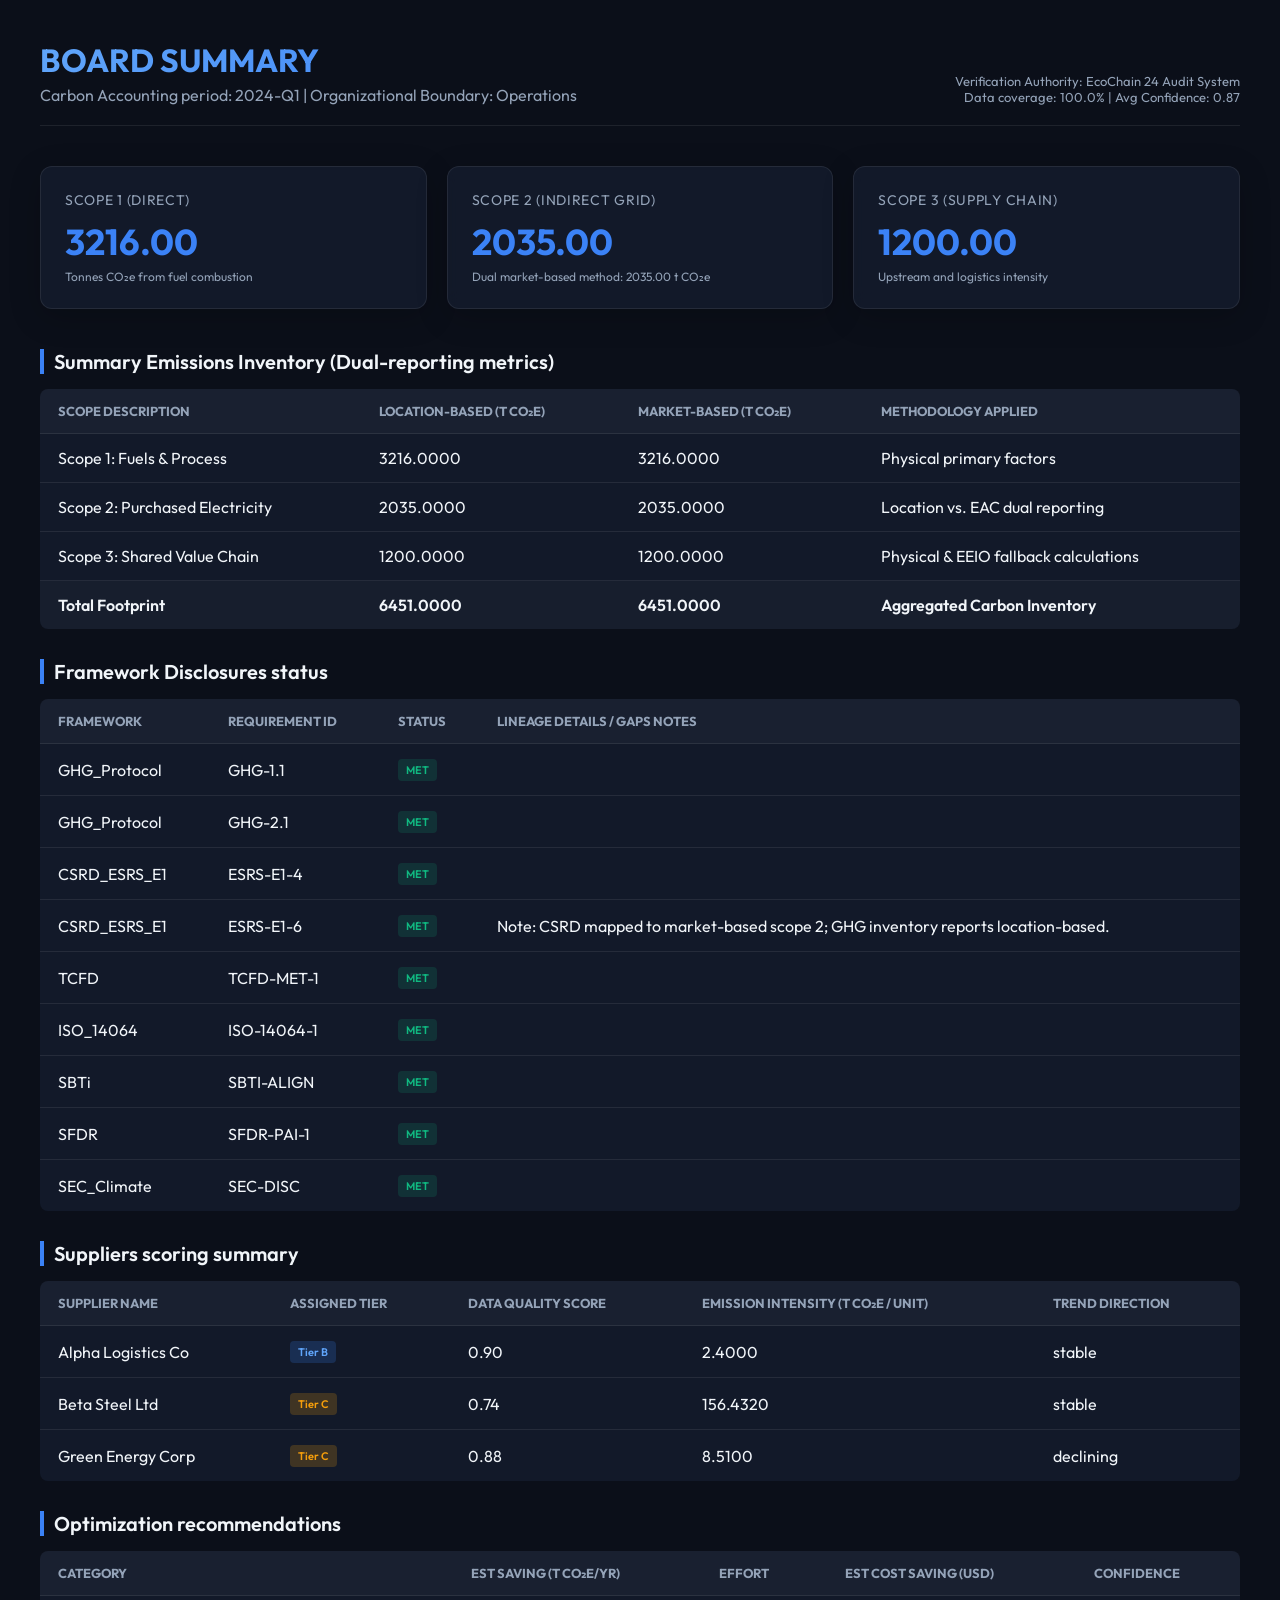
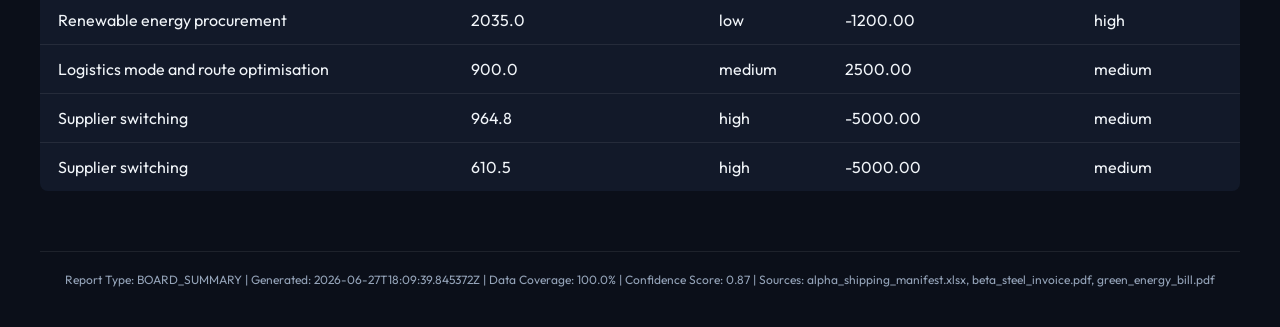
<file: reports/board_summary_2024-Q1_20260627.html>
<!DOCTYPE html>
<html>
<head>
    <meta charset="utf-8">
    <title>BOARD SUMMARY — EcoChain 24</title>
    <link href="https://fonts.googleapis.com/css2?family=Outfit:wght@300;400;600;700&display=swap" rel="stylesheet">
    <style>
        :root {
            --bg-color: #0b0f19;
            --card-bg: rgba(22, 30, 49, 0.7);
            --accent-glow: rgba(59, 130, 246, 0.15);
            --text-primary: #f1f5f9;
            --text-secondary: #94a3b8;
            --border-color: rgba(255, 255, 255, 0.08);
            --success: #10b981;
            --warning: #f59e0b;
            --danger: #ef4444;
        }
        body {
            background-color: var(--bg-color);
            color: var(--text-primary);
            font-family: 'Outfit', sans-serif;
            margin: 0;
            padding: 40px;
        }
        .header {
            border-bottom: 1px solid var(--border-color);
            padding-bottom: 20px;
            margin-bottom: 40px;
            display: flex;
            justify-content: space-between;
            align-items: flex-end;
        }
        .header h1 {
            margin: 0;
            font-size: 32px;
            font-weight: 700;
            background: linear-gradient(135deg, #60a5fa, #3b82f6);
            background-clip: text;
            -webkit-background-clip: text;
            -webkit-text-fill-color: transparent;
        }
        .header p {
            margin: 5px 0 0 0;
            color: var(--text-secondary);
        }
        .meta-box {
            text-align: right;
            font-size: 13px;
            color: var(--text-secondary);
        }
        .grid {
            display: grid;
            grid-template-columns: repeat(3, 1fr);
            gap: 20px;
            margin-bottom: 40px;
        }
        .card {
            background: var(--card-bg);
            border: 1px solid var(--border-color);
            border-radius: 12px;
            padding: 24px;
            backdrop-filter: blur(10px);
            box-shadow: 0 8px 32px rgba(0, 0, 0, 0.2);
            transition: transform 0.2s ease;
        }
        .card:hover {
            transform: translateY(-2px);
        }
        .metric-title {
            font-size: 14px;
            color: var(--text-secondary);
            text-transform: uppercase;
            letter-spacing: 0.05em;
        }
        .metric-value {
            font-size: 36px;
            font-weight: 700;
            margin-top: 10px;
            color: #3b82f6;
        }
        .metric-sub {
            font-size: 12px;
            color: var(--text-secondary);
            margin-top: 5px;
        }
        .section-title {
            font-size: 20px;
            font-weight: 600;
            margin: 30px 0 15px 0;
            border-left: 4px solid #3b82f6;
            padding-left: 10px;
        }
        table {
            width: 100%;
            border-collapse: collapse;
            margin-bottom: 30px;
            background: var(--card-bg);
            border-radius: 8px;
            overflow: hidden;
        }
        th, td {
            padding: 14px 18px;
            text-align: left;
            border-bottom: 1px solid var(--border-color);
        }
        th {
            background: rgba(255, 255, 255, 0.03);
            color: var(--text-secondary);
            font-size: 13px;
            text-transform: uppercase;
        }
        tr:last-child td {
            border-bottom: none;
        }
        .badge {
            display: inline-block;
            padding: 4px 8px;
            border-radius: 4px;
            font-size: 11px;
            font-weight: 600;
        }
        .badge-met { background: rgba(16, 185, 129, 0.15); color: var(--success); }
        .badge-partial { background: rgba(245, 158, 11, 0.15); color: var(--warning); }
        .badge-gap { background: rgba(239, 68, 68, 0.15); color: var(--danger); }
        
        .badge-a { background: rgba(16, 185, 129, 0.2); color: var(--success); }
        .badge-b { background: rgba(59, 130, 246, 0.2); color: #60a5fa; }
        .badge-c { background: rgba(245, 158, 11, 0.2); color: var(--warning); }
        .badge-d { background: rgba(239, 68, 68, 0.2); color: var(--danger); }

        footer {
            margin-top: 60px;
            border-top: 1px solid var(--border-color);
            padding-top: 20px;
            font-size: 12px;
            color: var(--text-secondary);
            text-align: center;
        }
    </style>
</head>
<body>
    <div class="header">
        <div>
            <h1>BOARD SUMMARY</h1>
            <p>Carbon Accounting period: 2024-Q1 | Organizational Boundary: Operations</p>
        </div>
        <div class="meta-box">
            <div>Verification Authority: EcoChain 24 Audit System</div>
            <div>Data coverage: 100.0% | Avg Confidence: 0.87</div>
        </div>
    </div>
    
    <div class="grid">
        <div class="card">
            <div class="metric-title">Scope 1 (Direct)</div>
            <div class="metric-value">3216.00</div>
            <div class="metric-sub">Tonnes CO₂e from fuel combustion</div>
        </div>
        <div class="card">
            <div class="metric-title">Scope 2 (Indirect Grid)</div>
            <div class="metric-value">2035.00</div>
            <div class="metric-sub">Dual market-based method: 2035.00 t CO₂e</div>
        </div>
        <div class="card">
            <div class="metric-title">Scope 3 (Supply Chain)</div>
            <div class="metric-value">1200.00</div>
            <div class="metric-sub">Upstream and logistics intensity</div>
        </div>
    </div>

    <div class="section-title">Summary Emissions Inventory (Dual-reporting metrics)</div>
    <table>
        <thead>
            <tr>
                <th>Scope Description</th>
                <th>Location-Based (t CO₂e)</th>
                <th>Market-Based (t CO₂e)</th>
                <th>Methodology applied</th>
            </tr>
        </thead>
        <tbody>
            <tr>
                <td>Scope 1: Fuels & Process</td>
                <td>3216.0000</td>
                <td>3216.0000</td>
                <td>Physical primary factors</td>
            </tr>
            <tr>
                <td>Scope 2: Purchased Electricity</td>
                <td>2035.0000</td>
                <td>2035.0000</td>
                <td>Location vs. EAC dual reporting</td>
            </tr>
            <tr>
                <td>Scope 3: Shared Value Chain</td>
                <td>1200.0000</td>
                <td>1200.0000</td>
                <td>Physical & EEIO fallback calculations</td>
            </tr>
            <tr style="font-weight: 600; background: rgba(255,255,255,0.02);">
                <td>Total Footprint</td>
                <td>6451.0000</td>
                <td>6451.0000</td>
                <td>Aggregated Carbon Inventory</td>
            </tr>
        </tbody>
    </table>

    <div class="section-title">Framework Disclosures status</div>
    <table>
        <thead>
            <tr>
                <th>Framework</th>
                <th>Requirement ID</th>
                <th>Status</th>
                <th>Lineage details / Gaps notes</th>
            </tr>
        </thead>
        <tbody>
            <tr>
                <td>GHG_Protocol</td>
                <td>GHG-1.1</td>
                <td><span class="badge badge-met">MET</span></td>
                <td></td>
            </tr><tr>
                <td>GHG_Protocol</td>
                <td>GHG-2.1</td>
                <td><span class="badge badge-met">MET</span></td>
                <td></td>
            </tr><tr>
                <td>CSRD_ESRS_E1</td>
                <td>ESRS-E1-4</td>
                <td><span class="badge badge-met">MET</span></td>
                <td></td>
            </tr><tr>
                <td>CSRD_ESRS_E1</td>
                <td>ESRS-E1-6</td>
                <td><span class="badge badge-met">MET</span></td>
                <td>Note: CSRD mapped to market-based scope 2; GHG inventory reports location-based.</td>
            </tr><tr>
                <td>TCFD</td>
                <td>TCFD-MET-1</td>
                <td><span class="badge badge-met">MET</span></td>
                <td></td>
            </tr><tr>
                <td>ISO_14064</td>
                <td>ISO-14064-1</td>
                <td><span class="badge badge-met">MET</span></td>
                <td></td>
            </tr><tr>
                <td>SBTi</td>
                <td>SBTI-ALIGN</td>
                <td><span class="badge badge-met">MET</span></td>
                <td></td>
            </tr><tr>
                <td>SFDR</td>
                <td>SFDR-PAI-1</td>
                <td><span class="badge badge-met">MET</span></td>
                <td></td>
            </tr><tr>
                <td>SEC_Climate</td>
                <td>SEC-DISC</td>
                <td><span class="badge badge-met">MET</span></td>
                <td></td>
            </tr>
        </tbody>
    </table>

    <div class="section-title">Suppliers scoring summary</div>
    <table>
        <thead>
            <tr>
                <th>Supplier name</th>
                <th>Assigned tier</th>
                <th>Data quality score</th>
                <th>Emission Intensity (t CO₂e / unit)</th>
                <th>Trend direction</th>
            </tr>
        </thead>
        <tbody>
            <tr>
                <td>Alpha Logistics Co</td>
                <td><span class="badge badge-b">Tier B</span></td>
                <td>0.90</td>
                <td>2.4000</td>
                <td>stable</td>
            </tr><tr>
                <td>Beta Steel Ltd</td>
                <td><span class="badge badge-c">Tier C</span></td>
                <td>0.74</td>
                <td>156.4320</td>
                <td>stable</td>
            </tr><tr>
                <td>Green Energy Corp</td>
                <td><span class="badge badge-c">Tier C</span></td>
                <td>0.88</td>
                <td>8.5100</td>
                <td>declining</td>
            </tr>
        </tbody>
    </table>

    <div class="section-title">Optimization recommendations</div>
    <table>
        <thead>
            <tr>
                <th>Category</th>
                <th>Est saving (t CO₂e/yr)</th>
                <th>Effort</th>
                <th>Est cost saving (USD)</th>
                <th>Confidence</th>
            </tr>
        </thead>
        <tbody>
            <tr>
                <td>Renewable energy procurement</td>
                <td>2035.0</td>
                <td>low</td>
                <td>-1200.00</td>
                <td>high</td>
            </tr><tr>
                <td>Logistics mode and route optimisation</td>
                <td>900.0</td>
                <td>medium</td>
                <td>2500.00</td>
                <td>medium</td>
            </tr><tr>
                <td>Supplier switching</td>
                <td>964.8</td>
                <td>high</td>
                <td>-5000.00</td>
                <td>medium</td>
            </tr><tr>
                <td>Supplier switching</td>
                <td>610.5</td>
                <td>high</td>
                <td>-5000.00</td>
                <td>medium</td>
            </tr>
        </tbody>
    </table>

    <footer>
        Report Type: BOARD_SUMMARY | Generated: 2026-06-27T18:09:39.845372Z | Data Coverage: 100.0% | Confidence Score: 0.87 | Sources: alpha_shipping_manifest.xlsx, beta_steel_invoice.pdf, green_energy_bill.pdf
    </footer>
</body>
</html>
</file>
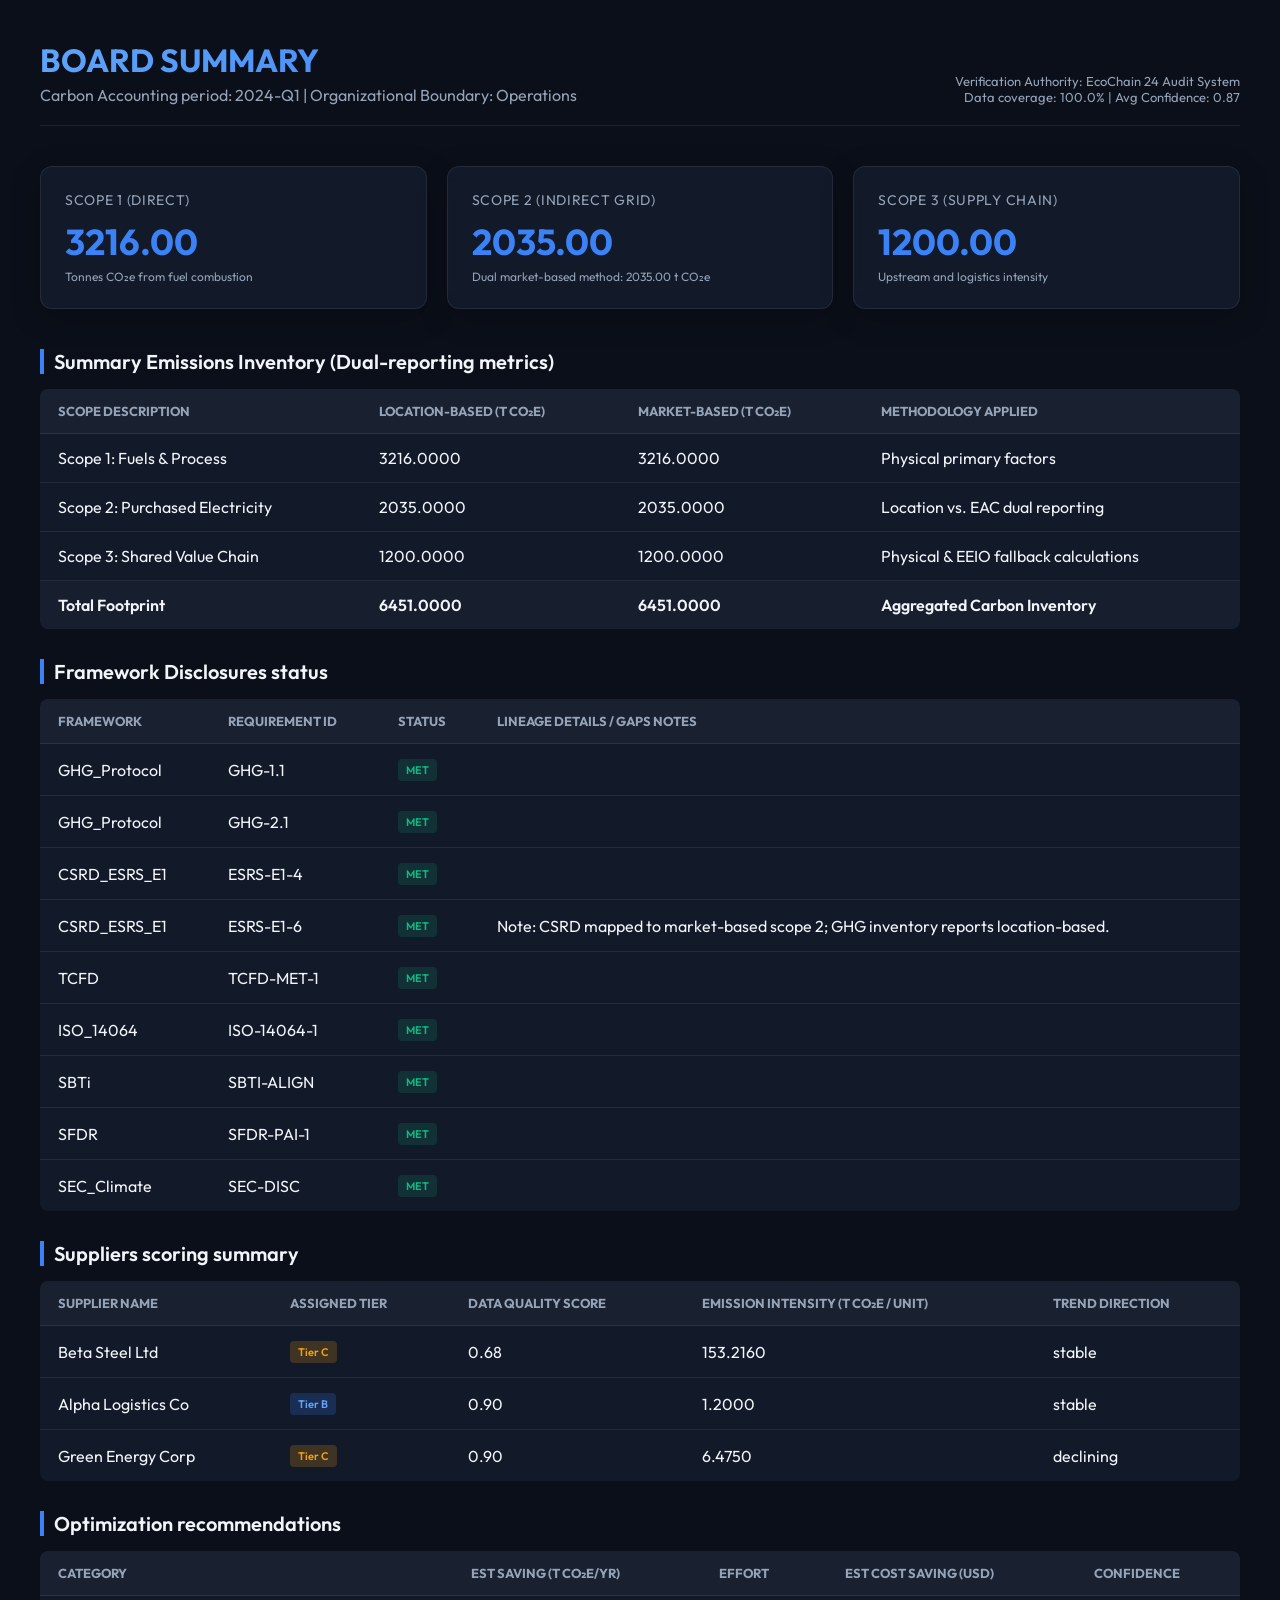
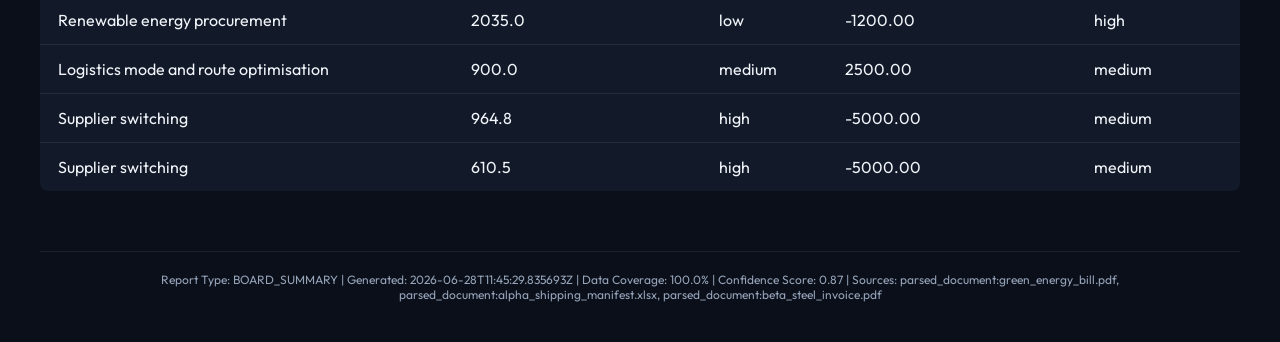
<file: reports/board_summary_2024-Q1_20260628.html>
<!DOCTYPE html>
<html>
<head>
    <meta charset="utf-8">
    <title>BOARD SUMMARY — EcoChain 24</title>
    <link href="https://fonts.googleapis.com/css2?family=Outfit:wght@300;400;600;700&display=swap" rel="stylesheet">
    <style>
        :root {
            --bg-color: #0b0f19;
            --card-bg: rgba(22, 30, 49, 0.7);
            --accent-glow: rgba(59, 130, 246, 0.15);
            --text-primary: #f1f5f9;
            --text-secondary: #94a3b8;
            --border-color: rgba(255, 255, 255, 0.08);
            --success: #10b981;
            --warning: #f59e0b;
            --danger: #ef4444;
        }
        body {
            background-color: var(--bg-color);
            color: var(--text-primary);
            font-family: 'Outfit', sans-serif;
            margin: 0;
            padding: 40px;
        }
        .header {
            border-bottom: 1px solid var(--border-color);
            padding-bottom: 20px;
            margin-bottom: 40px;
            display: flex;
            justify-content: space-between;
            align-items: flex-end;
        }
        .header h1 {
            margin: 0;
            font-size: 32px;
            font-weight: 700;
            background: linear-gradient(135deg, #60a5fa, #3b82f6);
            background-clip: text;
            -webkit-background-clip: text;
            -webkit-text-fill-color: transparent;
        }
        .header p {
            margin: 5px 0 0 0;
            color: var(--text-secondary);
        }
        .meta-box {
            text-align: right;
            font-size: 13px;
            color: var(--text-secondary);
        }
        .grid {
            display: grid;
            grid-template-columns: repeat(3, 1fr);
            gap: 20px;
            margin-bottom: 40px;
        }
        .card {
            background: var(--card-bg);
            border: 1px solid var(--border-color);
            border-radius: 12px;
            padding: 24px;
            backdrop-filter: blur(10px);
            box-shadow: 0 8px 32px rgba(0, 0, 0, 0.2);
            transition: transform 0.2s ease;
        }
        .card:hover {
            transform: translateY(-2px);
        }
        .metric-title {
            font-size: 14px;
            color: var(--text-secondary);
            text-transform: uppercase;
            letter-spacing: 0.05em;
        }
        .metric-value {
            font-size: 36px;
            font-weight: 700;
            margin-top: 10px;
            color: #3b82f6;
        }
        .metric-sub {
            font-size: 12px;
            color: var(--text-secondary);
            margin-top: 5px;
        }
        .section-title {
            font-size: 20px;
            font-weight: 600;
            margin: 30px 0 15px 0;
            border-left: 4px solid #3b82f6;
            padding-left: 10px;
        }
        table {
            width: 100%;
            border-collapse: collapse;
            margin-bottom: 30px;
            background: var(--card-bg);
            border-radius: 8px;
            overflow: hidden;
        }
        th, td {
            padding: 14px 18px;
            text-align: left;
            border-bottom: 1px solid var(--border-color);
        }
        th {
            background: rgba(255, 255, 255, 0.03);
            color: var(--text-secondary);
            font-size: 13px;
            text-transform: uppercase;
        }
        tr:last-child td {
            border-bottom: none;
        }
        .badge {
            display: inline-block;
            padding: 4px 8px;
            border-radius: 4px;
            font-size: 11px;
            font-weight: 600;
        }
        .badge-met { background: rgba(16, 185, 129, 0.15); color: var(--success); }
        .badge-partial { background: rgba(245, 158, 11, 0.15); color: var(--warning); }
        .badge-gap { background: rgba(239, 68, 68, 0.15); color: var(--danger); }
        
        .badge-a { background: rgba(16, 185, 129, 0.2); color: var(--success); }
        .badge-b { background: rgba(59, 130, 246, 0.2); color: #60a5fa; }
        .badge-c { background: rgba(245, 158, 11, 0.2); color: var(--warning); }
        .badge-d { background: rgba(239, 68, 68, 0.2); color: var(--danger); }

        footer {
            margin-top: 60px;
            border-top: 1px solid var(--border-color);
            padding-top: 20px;
            font-size: 12px;
            color: var(--text-secondary);
            text-align: center;
        }
    </style>
</head>
<body>
    <div class="header">
        <div>
            <h1>BOARD SUMMARY</h1>
            <p>Carbon Accounting period: 2024-Q1 | Organizational Boundary: Operations</p>
        </div>
        <div class="meta-box">
            <div>Verification Authority: EcoChain 24 Audit System</div>
            <div>Data coverage: 100.0% | Avg Confidence: 0.87</div>
        </div>
    </div>
    
    <div class="grid">
        <div class="card">
            <div class="metric-title">Scope 1 (Direct)</div>
            <div class="metric-value">3216.00</div>
            <div class="metric-sub">Tonnes CO₂e from fuel combustion</div>
        </div>
        <div class="card">
            <div class="metric-title">Scope 2 (Indirect Grid)</div>
            <div class="metric-value">2035.00</div>
            <div class="metric-sub">Dual market-based method: 2035.00 t CO₂e</div>
        </div>
        <div class="card">
            <div class="metric-title">Scope 3 (Supply Chain)</div>
            <div class="metric-value">1200.00</div>
            <div class="metric-sub">Upstream and logistics intensity</div>
        </div>
    </div>

    <div class="section-title">Summary Emissions Inventory (Dual-reporting metrics)</div>
    <table>
        <thead>
            <tr>
                <th>Scope Description</th>
                <th>Location-Based (t CO₂e)</th>
                <th>Market-Based (t CO₂e)</th>
                <th>Methodology applied</th>
            </tr>
        </thead>
        <tbody>
            <tr>
                <td>Scope 1: Fuels & Process</td>
                <td>3216.0000</td>
                <td>3216.0000</td>
                <td>Physical primary factors</td>
            </tr>
            <tr>
                <td>Scope 2: Purchased Electricity</td>
                <td>2035.0000</td>
                <td>2035.0000</td>
                <td>Location vs. EAC dual reporting</td>
            </tr>
            <tr>
                <td>Scope 3: Shared Value Chain</td>
                <td>1200.0000</td>
                <td>1200.0000</td>
                <td>Physical & EEIO fallback calculations</td>
            </tr>
            <tr style="font-weight: 600; background: rgba(255,255,255,0.02);">
                <td>Total Footprint</td>
                <td>6451.0000</td>
                <td>6451.0000</td>
                <td>Aggregated Carbon Inventory</td>
            </tr>
        </tbody>
    </table>

    <div class="section-title">Framework Disclosures status</div>
    <table>
        <thead>
            <tr>
                <th>Framework</th>
                <th>Requirement ID</th>
                <th>Status</th>
                <th>Lineage details / Gaps notes</th>
            </tr>
        </thead>
        <tbody>
            <tr>
                <td>GHG_Protocol</td>
                <td>GHG-1.1</td>
                <td><span class="badge badge-met">MET</span></td>
                <td></td>
            </tr><tr>
                <td>GHG_Protocol</td>
                <td>GHG-2.1</td>
                <td><span class="badge badge-met">MET</span></td>
                <td></td>
            </tr><tr>
                <td>CSRD_ESRS_E1</td>
                <td>ESRS-E1-4</td>
                <td><span class="badge badge-met">MET</span></td>
                <td></td>
            </tr><tr>
                <td>CSRD_ESRS_E1</td>
                <td>ESRS-E1-6</td>
                <td><span class="badge badge-met">MET</span></td>
                <td>Note: CSRD mapped to market-based scope 2; GHG inventory reports location-based.</td>
            </tr><tr>
                <td>TCFD</td>
                <td>TCFD-MET-1</td>
                <td><span class="badge badge-met">MET</span></td>
                <td></td>
            </tr><tr>
                <td>ISO_14064</td>
                <td>ISO-14064-1</td>
                <td><span class="badge badge-met">MET</span></td>
                <td></td>
            </tr><tr>
                <td>SBTi</td>
                <td>SBTI-ALIGN</td>
                <td><span class="badge badge-met">MET</span></td>
                <td></td>
            </tr><tr>
                <td>SFDR</td>
                <td>SFDR-PAI-1</td>
                <td><span class="badge badge-met">MET</span></td>
                <td></td>
            </tr><tr>
                <td>SEC_Climate</td>
                <td>SEC-DISC</td>
                <td><span class="badge badge-met">MET</span></td>
                <td></td>
            </tr>
        </tbody>
    </table>

    <div class="section-title">Suppliers scoring summary</div>
    <table>
        <thead>
            <tr>
                <th>Supplier name</th>
                <th>Assigned tier</th>
                <th>Data quality score</th>
                <th>Emission Intensity (t CO₂e / unit)</th>
                <th>Trend direction</th>
            </tr>
        </thead>
        <tbody>
            <tr>
                <td>Beta Steel Ltd</td>
                <td><span class="badge badge-c">Tier C</span></td>
                <td>0.68</td>
                <td>153.2160</td>
                <td>stable</td>
            </tr><tr>
                <td>Alpha Logistics Co</td>
                <td><span class="badge badge-b">Tier B</span></td>
                <td>0.90</td>
                <td>1.2000</td>
                <td>stable</td>
            </tr><tr>
                <td>Green Energy Corp</td>
                <td><span class="badge badge-c">Tier C</span></td>
                <td>0.90</td>
                <td>6.4750</td>
                <td>declining</td>
            </tr>
        </tbody>
    </table>

    <div class="section-title">Optimization recommendations</div>
    <table>
        <thead>
            <tr>
                <th>Category</th>
                <th>Est saving (t CO₂e/yr)</th>
                <th>Effort</th>
                <th>Est cost saving (USD)</th>
                <th>Confidence</th>
            </tr>
        </thead>
        <tbody>
            <tr>
                <td>Renewable energy procurement</td>
                <td>2035.0</td>
                <td>low</td>
                <td>-1200.00</td>
                <td>high</td>
            </tr><tr>
                <td>Logistics mode and route optimisation</td>
                <td>900.0</td>
                <td>medium</td>
                <td>2500.00</td>
                <td>medium</td>
            </tr><tr>
                <td>Supplier switching</td>
                <td>964.8</td>
                <td>high</td>
                <td>-5000.00</td>
                <td>medium</td>
            </tr><tr>
                <td>Supplier switching</td>
                <td>610.5</td>
                <td>high</td>
                <td>-5000.00</td>
                <td>medium</td>
            </tr>
        </tbody>
    </table>

    <footer>
        Report Type: BOARD_SUMMARY | Generated: 2026-06-28T11:45:29.835693Z | Data Coverage: 100.0% | Confidence Score: 0.87 | Sources: parsed_document:green_energy_bill.pdf, parsed_document:alpha_shipping_manifest.xlsx, parsed_document:beta_steel_invoice.pdf
    </footer>
</body>
</html>
</file>
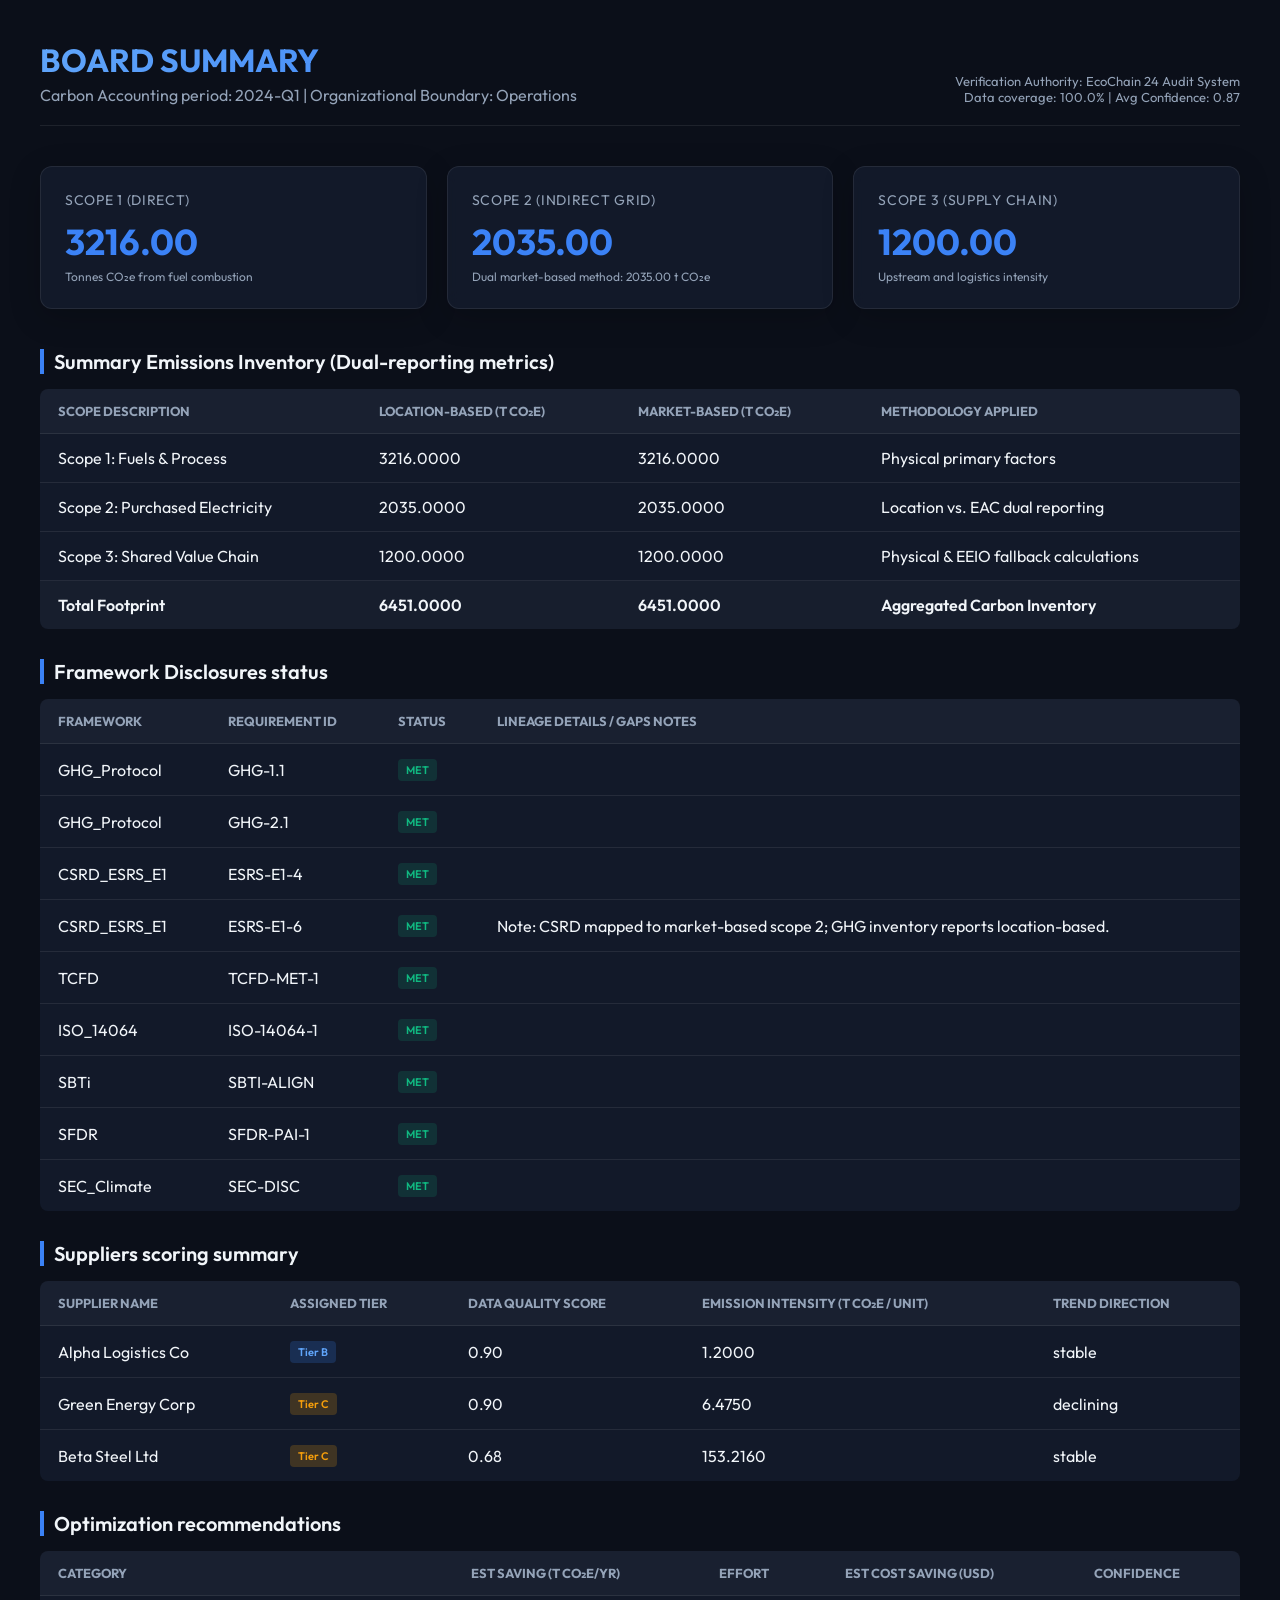
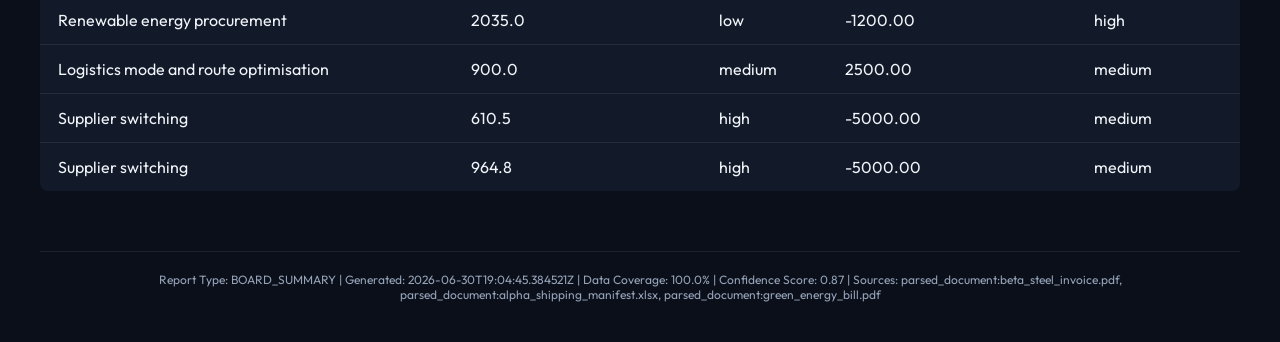
<file: reports/board_summary_2024-Q1_20260630.html>
<!DOCTYPE html>
<html>
<head>
    <meta charset="utf-8">
    <title>BOARD SUMMARY — EcoChain 24</title>
    <link href="https://fonts.googleapis.com/css2?family=Outfit:wght@300;400;600;700&display=swap" rel="stylesheet">
    <style>
        :root {
            --bg-color: #0b0f19;
            --card-bg: rgba(22, 30, 49, 0.7);
            --accent-glow: rgba(59, 130, 246, 0.15);
            --text-primary: #f1f5f9;
            --text-secondary: #94a3b8;
            --border-color: rgba(255, 255, 255, 0.08);
            --success: #10b981;
            --warning: #f59e0b;
            --danger: #ef4444;
        }
        body {
            background-color: var(--bg-color);
            color: var(--text-primary);
            font-family: 'Outfit', sans-serif;
            margin: 0;
            padding: 40px;
        }
        .header {
            border-bottom: 1px solid var(--border-color);
            padding-bottom: 20px;
            margin-bottom: 40px;
            display: flex;
            justify-content: space-between;
            align-items: flex-end;
        }
        .header h1 {
            margin: 0;
            font-size: 32px;
            font-weight: 700;
            background: linear-gradient(135deg, #60a5fa, #3b82f6);
            background-clip: text;
            -webkit-background-clip: text;
            -webkit-text-fill-color: transparent;
        }
        .header p {
            margin: 5px 0 0 0;
            color: var(--text-secondary);
        }
        .meta-box {
            text-align: right;
            font-size: 13px;
            color: var(--text-secondary);
        }
        .grid {
            display: grid;
            grid-template-columns: repeat(3, 1fr);
            gap: 20px;
            margin-bottom: 40px;
        }
        .card {
            background: var(--card-bg);
            border: 1px solid var(--border-color);
            border-radius: 12px;
            padding: 24px;
            backdrop-filter: blur(10px);
            box-shadow: 0 8px 32px rgba(0, 0, 0, 0.2);
            transition: transform 0.2s ease;
        }
        .card:hover {
            transform: translateY(-2px);
        }
        .metric-title {
            font-size: 14px;
            color: var(--text-secondary);
            text-transform: uppercase;
            letter-spacing: 0.05em;
        }
        .metric-value {
            font-size: 36px;
            font-weight: 700;
            margin-top: 10px;
            color: #3b82f6;
        }
        .metric-sub {
            font-size: 12px;
            color: var(--text-secondary);
            margin-top: 5px;
        }
        .section-title {
            font-size: 20px;
            font-weight: 600;
            margin: 30px 0 15px 0;
            border-left: 4px solid #3b82f6;
            padding-left: 10px;
        }
        table {
            width: 100%;
            border-collapse: collapse;
            margin-bottom: 30px;
            background: var(--card-bg);
            border-radius: 8px;
            overflow: hidden;
        }
        th, td {
            padding: 14px 18px;
            text-align: left;
            border-bottom: 1px solid var(--border-color);
        }
        th {
            background: rgba(255, 255, 255, 0.03);
            color: var(--text-secondary);
            font-size: 13px;
            text-transform: uppercase;
        }
        tr:last-child td {
            border-bottom: none;
        }
        .badge {
            display: inline-block;
            padding: 4px 8px;
            border-radius: 4px;
            font-size: 11px;
            font-weight: 600;
        }
        .badge-met { background: rgba(16, 185, 129, 0.15); color: var(--success); }
        .badge-partial { background: rgba(245, 158, 11, 0.15); color: var(--warning); }
        .badge-gap { background: rgba(239, 68, 68, 0.15); color: var(--danger); }
        
        .badge-a { background: rgba(16, 185, 129, 0.2); color: var(--success); }
        .badge-b { background: rgba(59, 130, 246, 0.2); color: #60a5fa; }
        .badge-c { background: rgba(245, 158, 11, 0.2); color: var(--warning); }
        .badge-d { background: rgba(239, 68, 68, 0.2); color: var(--danger); }

        footer {
            margin-top: 60px;
            border-top: 1px solid var(--border-color);
            padding-top: 20px;
            font-size: 12px;
            color: var(--text-secondary);
            text-align: center;
        }
    </style>
</head>
<body>
    <div class="header">
        <div>
            <h1>BOARD SUMMARY</h1>
            <p>Carbon Accounting period: 2024-Q1 | Organizational Boundary: Operations</p>
        </div>
        <div class="meta-box">
            <div>Verification Authority: EcoChain 24 Audit System</div>
            <div>Data coverage: 100.0% | Avg Confidence: 0.87</div>
        </div>
    </div>
    
    <div class="grid">
        <div class="card">
            <div class="metric-title">Scope 1 (Direct)</div>
            <div class="metric-value">3216.00</div>
            <div class="metric-sub">Tonnes CO₂e from fuel combustion</div>
        </div>
        <div class="card">
            <div class="metric-title">Scope 2 (Indirect Grid)</div>
            <div class="metric-value">2035.00</div>
            <div class="metric-sub">Dual market-based method: 2035.00 t CO₂e</div>
        </div>
        <div class="card">
            <div class="metric-title">Scope 3 (Supply Chain)</div>
            <div class="metric-value">1200.00</div>
            <div class="metric-sub">Upstream and logistics intensity</div>
        </div>
    </div>

    <div class="section-title">Summary Emissions Inventory (Dual-reporting metrics)</div>
    <table>
        <thead>
            <tr>
                <th>Scope Description</th>
                <th>Location-Based (t CO₂e)</th>
                <th>Market-Based (t CO₂e)</th>
                <th>Methodology applied</th>
            </tr>
        </thead>
        <tbody>
            <tr>
                <td>Scope 1: Fuels & Process</td>
                <td>3216.0000</td>
                <td>3216.0000</td>
                <td>Physical primary factors</td>
            </tr>
            <tr>
                <td>Scope 2: Purchased Electricity</td>
                <td>2035.0000</td>
                <td>2035.0000</td>
                <td>Location vs. EAC dual reporting</td>
            </tr>
            <tr>
                <td>Scope 3: Shared Value Chain</td>
                <td>1200.0000</td>
                <td>1200.0000</td>
                <td>Physical & EEIO fallback calculations</td>
            </tr>
            <tr style="font-weight: 600; background: rgba(255,255,255,0.02);">
                <td>Total Footprint</td>
                <td>6451.0000</td>
                <td>6451.0000</td>
                <td>Aggregated Carbon Inventory</td>
            </tr>
        </tbody>
    </table>

    <div class="section-title">Framework Disclosures status</div>
    <table>
        <thead>
            <tr>
                <th>Framework</th>
                <th>Requirement ID</th>
                <th>Status</th>
                <th>Lineage details / Gaps notes</th>
            </tr>
        </thead>
        <tbody>
            <tr>
                <td>GHG_Protocol</td>
                <td>GHG-1.1</td>
                <td><span class="badge badge-met">MET</span></td>
                <td></td>
            </tr><tr>
                <td>GHG_Protocol</td>
                <td>GHG-2.1</td>
                <td><span class="badge badge-met">MET</span></td>
                <td></td>
            </tr><tr>
                <td>CSRD_ESRS_E1</td>
                <td>ESRS-E1-4</td>
                <td><span class="badge badge-met">MET</span></td>
                <td></td>
            </tr><tr>
                <td>CSRD_ESRS_E1</td>
                <td>ESRS-E1-6</td>
                <td><span class="badge badge-met">MET</span></td>
                <td>Note: CSRD mapped to market-based scope 2; GHG inventory reports location-based.</td>
            </tr><tr>
                <td>TCFD</td>
                <td>TCFD-MET-1</td>
                <td><span class="badge badge-met">MET</span></td>
                <td></td>
            </tr><tr>
                <td>ISO_14064</td>
                <td>ISO-14064-1</td>
                <td><span class="badge badge-met">MET</span></td>
                <td></td>
            </tr><tr>
                <td>SBTi</td>
                <td>SBTI-ALIGN</td>
                <td><span class="badge badge-met">MET</span></td>
                <td></td>
            </tr><tr>
                <td>SFDR</td>
                <td>SFDR-PAI-1</td>
                <td><span class="badge badge-met">MET</span></td>
                <td></td>
            </tr><tr>
                <td>SEC_Climate</td>
                <td>SEC-DISC</td>
                <td><span class="badge badge-met">MET</span></td>
                <td></td>
            </tr>
        </tbody>
    </table>

    <div class="section-title">Suppliers scoring summary</div>
    <table>
        <thead>
            <tr>
                <th>Supplier name</th>
                <th>Assigned tier</th>
                <th>Data quality score</th>
                <th>Emission Intensity (t CO₂e / unit)</th>
                <th>Trend direction</th>
            </tr>
        </thead>
        <tbody>
            <tr>
                <td>Alpha Logistics Co</td>
                <td><span class="badge badge-b">Tier B</span></td>
                <td>0.90</td>
                <td>1.2000</td>
                <td>stable</td>
            </tr><tr>
                <td>Green Energy Corp</td>
                <td><span class="badge badge-c">Tier C</span></td>
                <td>0.90</td>
                <td>6.4750</td>
                <td>declining</td>
            </tr><tr>
                <td>Beta Steel Ltd</td>
                <td><span class="badge badge-c">Tier C</span></td>
                <td>0.68</td>
                <td>153.2160</td>
                <td>stable</td>
            </tr>
        </tbody>
    </table>

    <div class="section-title">Optimization recommendations</div>
    <table>
        <thead>
            <tr>
                <th>Category</th>
                <th>Est saving (t CO₂e/yr)</th>
                <th>Effort</th>
                <th>Est cost saving (USD)</th>
                <th>Confidence</th>
            </tr>
        </thead>
        <tbody>
            <tr>
                <td>Renewable energy procurement</td>
                <td>2035.0</td>
                <td>low</td>
                <td>-1200.00</td>
                <td>high</td>
            </tr><tr>
                <td>Logistics mode and route optimisation</td>
                <td>900.0</td>
                <td>medium</td>
                <td>2500.00</td>
                <td>medium</td>
            </tr><tr>
                <td>Supplier switching</td>
                <td>610.5</td>
                <td>high</td>
                <td>-5000.00</td>
                <td>medium</td>
            </tr><tr>
                <td>Supplier switching</td>
                <td>964.8</td>
                <td>high</td>
                <td>-5000.00</td>
                <td>medium</td>
            </tr>
        </tbody>
    </table>

    <footer>
        Report Type: BOARD_SUMMARY | Generated: 2026-06-30T19:04:45.384521Z | Data Coverage: 100.0% | Confidence Score: 0.87 | Sources: parsed_document:beta_steel_invoice.pdf, parsed_document:alpha_shipping_manifest.xlsx, parsed_document:green_energy_bill.pdf
    </footer>
</body>
</html>
</file>
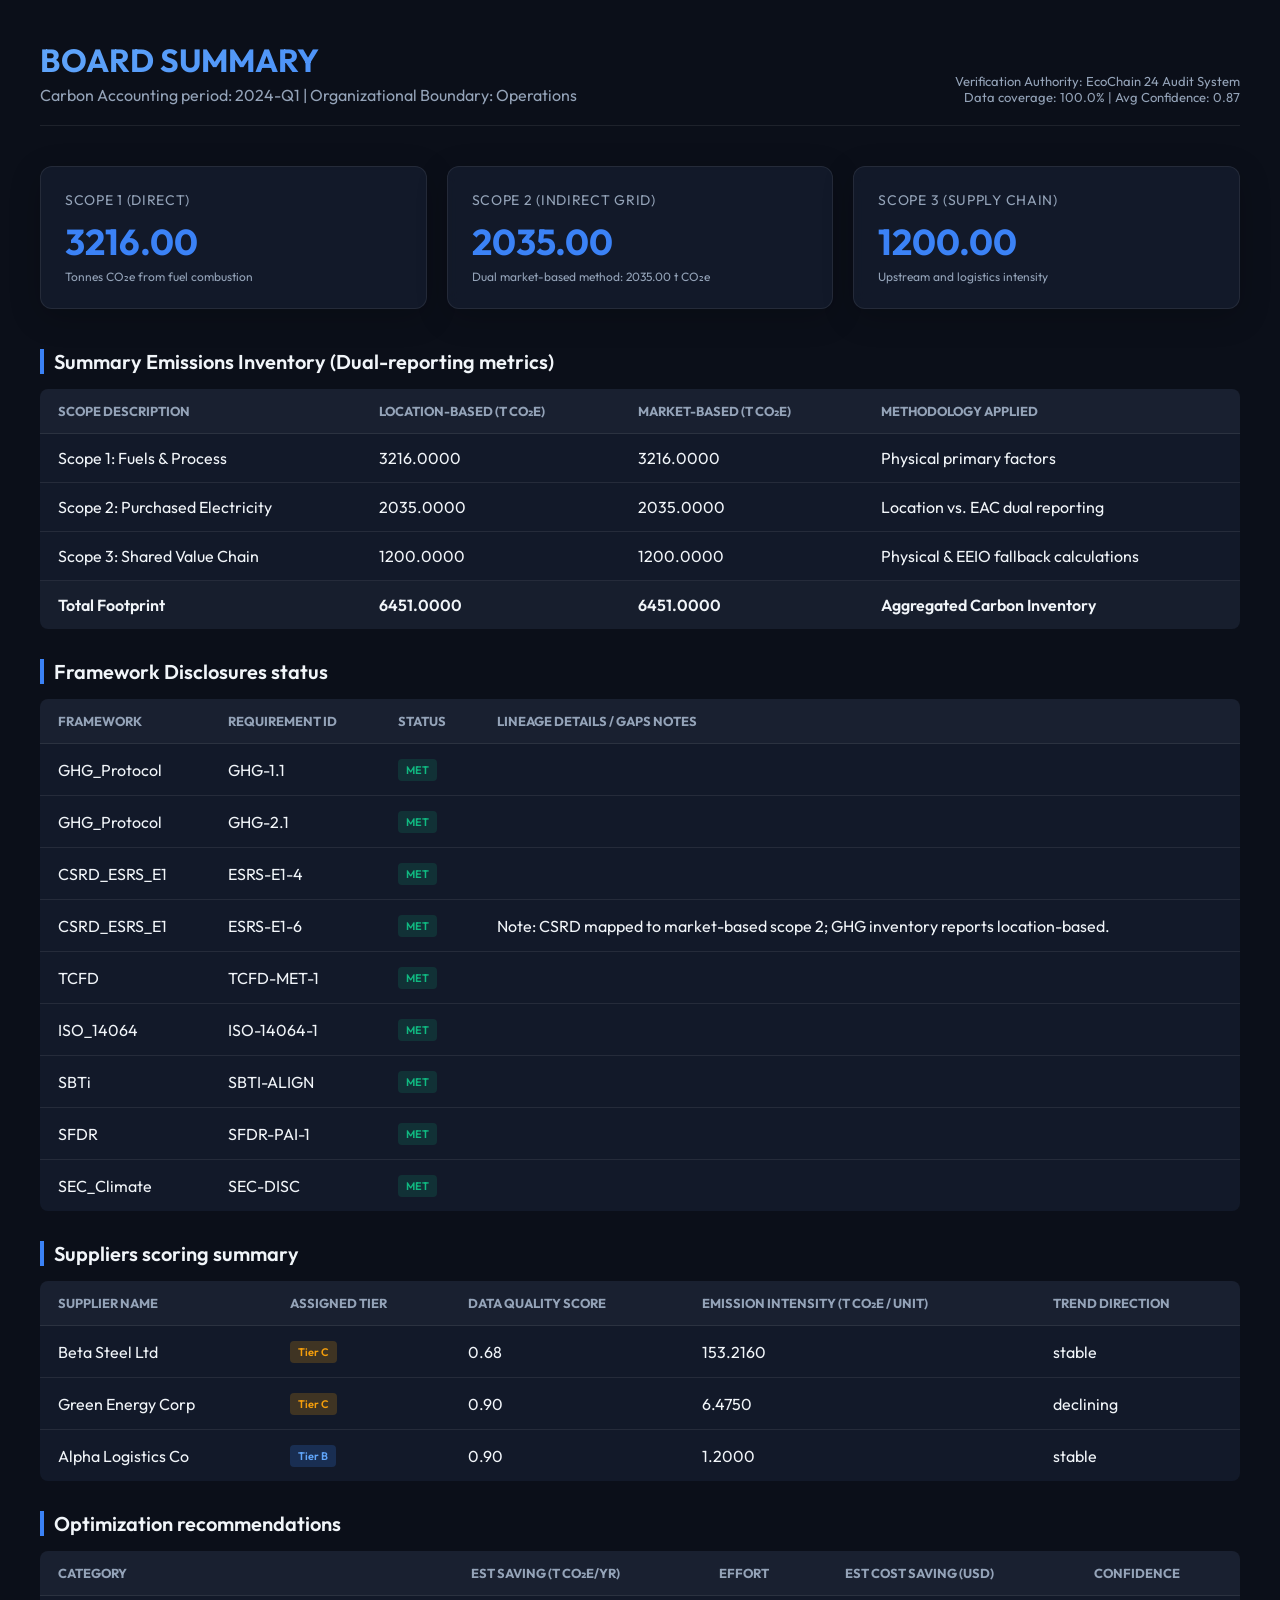
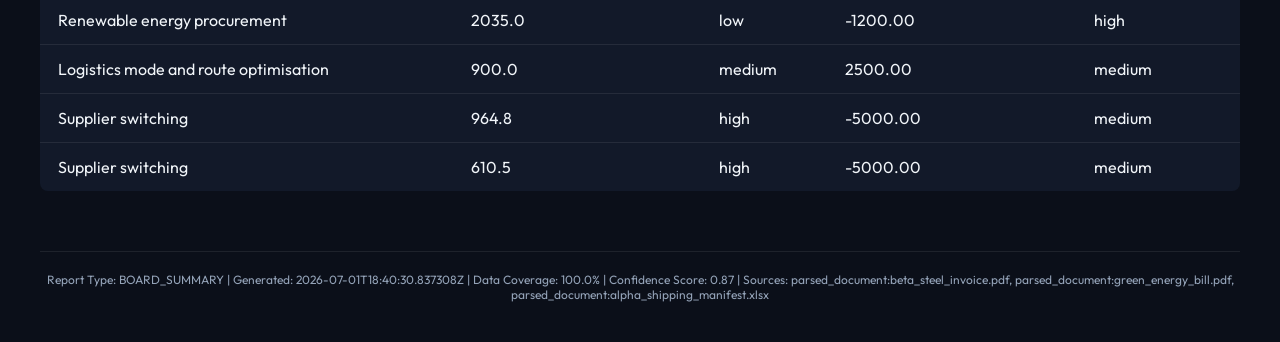
<file: reports/board_summary_2024-Q1_20260701.html>
<!DOCTYPE html>
<html>
<head>
    <meta charset="utf-8">
    <title>BOARD SUMMARY — EcoChain 24</title>
    <link href="https://fonts.googleapis.com/css2?family=Outfit:wght@300;400;600;700&display=swap" rel="stylesheet">
    <style>
        :root {
            --bg-color: #0b0f19;
            --card-bg: rgba(22, 30, 49, 0.7);
            --accent-glow: rgba(59, 130, 246, 0.15);
            --text-primary: #f1f5f9;
            --text-secondary: #94a3b8;
            --border-color: rgba(255, 255, 255, 0.08);
            --success: #10b981;
            --warning: #f59e0b;
            --danger: #ef4444;
        }
        body {
            background-color: var(--bg-color);
            color: var(--text-primary);
            font-family: 'Outfit', sans-serif;
            margin: 0;
            padding: 40px;
        }
        .header {
            border-bottom: 1px solid var(--border-color);
            padding-bottom: 20px;
            margin-bottom: 40px;
            display: flex;
            justify-content: space-between;
            align-items: flex-end;
        }
        .header h1 {
            margin: 0;
            font-size: 32px;
            font-weight: 700;
            background: linear-gradient(135deg, #60a5fa, #3b82f6);
            background-clip: text;
            -webkit-background-clip: text;
            -webkit-text-fill-color: transparent;
        }
        .header p {
            margin: 5px 0 0 0;
            color: var(--text-secondary);
        }
        .meta-box {
            text-align: right;
            font-size: 13px;
            color: var(--text-secondary);
        }
        .grid {
            display: grid;
            grid-template-columns: repeat(3, 1fr);
            gap: 20px;
            margin-bottom: 40px;
        }
        .card {
            background: var(--card-bg);
            border: 1px solid var(--border-color);
            border-radius: 12px;
            padding: 24px;
            backdrop-filter: blur(10px);
            box-shadow: 0 8px 32px rgba(0, 0, 0, 0.2);
            transition: transform 0.2s ease;
        }
        .card:hover {
            transform: translateY(-2px);
        }
        .metric-title {
            font-size: 14px;
            color: var(--text-secondary);
            text-transform: uppercase;
            letter-spacing: 0.05em;
        }
        .metric-value {
            font-size: 36px;
            font-weight: 700;
            margin-top: 10px;
            color: #3b82f6;
        }
        .metric-sub {
            font-size: 12px;
            color: var(--text-secondary);
            margin-top: 5px;
        }
        .section-title {
            font-size: 20px;
            font-weight: 600;
            margin: 30px 0 15px 0;
            border-left: 4px solid #3b82f6;
            padding-left: 10px;
        }
        table {
            width: 100%;
            border-collapse: collapse;
            margin-bottom: 30px;
            background: var(--card-bg);
            border-radius: 8px;
            overflow: hidden;
        }
        th, td {
            padding: 14px 18px;
            text-align: left;
            border-bottom: 1px solid var(--border-color);
        }
        th {
            background: rgba(255, 255, 255, 0.03);
            color: var(--text-secondary);
            font-size: 13px;
            text-transform: uppercase;
        }
        tr:last-child td {
            border-bottom: none;
        }
        .badge {
            display: inline-block;
            padding: 4px 8px;
            border-radius: 4px;
            font-size: 11px;
            font-weight: 600;
        }
        .badge-met { background: rgba(16, 185, 129, 0.15); color: var(--success); }
        .badge-partial { background: rgba(245, 158, 11, 0.15); color: var(--warning); }
        .badge-gap { background: rgba(239, 68, 68, 0.15); color: var(--danger); }
        
        .badge-a { background: rgba(16, 185, 129, 0.2); color: var(--success); }
        .badge-b { background: rgba(59, 130, 246, 0.2); color: #60a5fa; }
        .badge-c { background: rgba(245, 158, 11, 0.2); color: var(--warning); }
        .badge-d { background: rgba(239, 68, 68, 0.2); color: var(--danger); }

        footer {
            margin-top: 60px;
            border-top: 1px solid var(--border-color);
            padding-top: 20px;
            font-size: 12px;
            color: var(--text-secondary);
            text-align: center;
        }
    </style>
</head>
<body>
    <div class="header">
        <div>
            <h1>BOARD SUMMARY</h1>
            <p>Carbon Accounting period: 2024-Q1 | Organizational Boundary: Operations</p>
        </div>
        <div class="meta-box">
            <div>Verification Authority: EcoChain 24 Audit System</div>
            <div>Data coverage: 100.0% | Avg Confidence: 0.87</div>
        </div>
    </div>
    
    <div class="grid">
        <div class="card">
            <div class="metric-title">Scope 1 (Direct)</div>
            <div class="metric-value">3216.00</div>
            <div class="metric-sub">Tonnes CO₂e from fuel combustion</div>
        </div>
        <div class="card">
            <div class="metric-title">Scope 2 (Indirect Grid)</div>
            <div class="metric-value">2035.00</div>
            <div class="metric-sub">Dual market-based method: 2035.00 t CO₂e</div>
        </div>
        <div class="card">
            <div class="metric-title">Scope 3 (Supply Chain)</div>
            <div class="metric-value">1200.00</div>
            <div class="metric-sub">Upstream and logistics intensity</div>
        </div>
    </div>

    <div class="section-title">Summary Emissions Inventory (Dual-reporting metrics)</div>
    <table>
        <thead>
            <tr>
                <th>Scope Description</th>
                <th>Location-Based (t CO₂e)</th>
                <th>Market-Based (t CO₂e)</th>
                <th>Methodology applied</th>
            </tr>
        </thead>
        <tbody>
            <tr>
                <td>Scope 1: Fuels & Process</td>
                <td>3216.0000</td>
                <td>3216.0000</td>
                <td>Physical primary factors</td>
            </tr>
            <tr>
                <td>Scope 2: Purchased Electricity</td>
                <td>2035.0000</td>
                <td>2035.0000</td>
                <td>Location vs. EAC dual reporting</td>
            </tr>
            <tr>
                <td>Scope 3: Shared Value Chain</td>
                <td>1200.0000</td>
                <td>1200.0000</td>
                <td>Physical & EEIO fallback calculations</td>
            </tr>
            <tr style="font-weight: 600; background: rgba(255,255,255,0.02);">
                <td>Total Footprint</td>
                <td>6451.0000</td>
                <td>6451.0000</td>
                <td>Aggregated Carbon Inventory</td>
            </tr>
        </tbody>
    </table>

    <div class="section-title">Framework Disclosures status</div>
    <table>
        <thead>
            <tr>
                <th>Framework</th>
                <th>Requirement ID</th>
                <th>Status</th>
                <th>Lineage details / Gaps notes</th>
            </tr>
        </thead>
        <tbody>
            <tr>
                <td>GHG_Protocol</td>
                <td>GHG-1.1</td>
                <td><span class="badge badge-met">MET</span></td>
                <td></td>
            </tr><tr>
                <td>GHG_Protocol</td>
                <td>GHG-2.1</td>
                <td><span class="badge badge-met">MET</span></td>
                <td></td>
            </tr><tr>
                <td>CSRD_ESRS_E1</td>
                <td>ESRS-E1-4</td>
                <td><span class="badge badge-met">MET</span></td>
                <td></td>
            </tr><tr>
                <td>CSRD_ESRS_E1</td>
                <td>ESRS-E1-6</td>
                <td><span class="badge badge-met">MET</span></td>
                <td>Note: CSRD mapped to market-based scope 2; GHG inventory reports location-based.</td>
            </tr><tr>
                <td>TCFD</td>
                <td>TCFD-MET-1</td>
                <td><span class="badge badge-met">MET</span></td>
                <td></td>
            </tr><tr>
                <td>ISO_14064</td>
                <td>ISO-14064-1</td>
                <td><span class="badge badge-met">MET</span></td>
                <td></td>
            </tr><tr>
                <td>SBTi</td>
                <td>SBTI-ALIGN</td>
                <td><span class="badge badge-met">MET</span></td>
                <td></td>
            </tr><tr>
                <td>SFDR</td>
                <td>SFDR-PAI-1</td>
                <td><span class="badge badge-met">MET</span></td>
                <td></td>
            </tr><tr>
                <td>SEC_Climate</td>
                <td>SEC-DISC</td>
                <td><span class="badge badge-met">MET</span></td>
                <td></td>
            </tr>
        </tbody>
    </table>

    <div class="section-title">Suppliers scoring summary</div>
    <table>
        <thead>
            <tr>
                <th>Supplier name</th>
                <th>Assigned tier</th>
                <th>Data quality score</th>
                <th>Emission Intensity (t CO₂e / unit)</th>
                <th>Trend direction</th>
            </tr>
        </thead>
        <tbody>
            <tr>
                <td>Beta Steel Ltd</td>
                <td><span class="badge badge-c">Tier C</span></td>
                <td>0.68</td>
                <td>153.2160</td>
                <td>stable</td>
            </tr><tr>
                <td>Green Energy Corp</td>
                <td><span class="badge badge-c">Tier C</span></td>
                <td>0.90</td>
                <td>6.4750</td>
                <td>declining</td>
            </tr><tr>
                <td>Alpha Logistics Co</td>
                <td><span class="badge badge-b">Tier B</span></td>
                <td>0.90</td>
                <td>1.2000</td>
                <td>stable</td>
            </tr>
        </tbody>
    </table>

    <div class="section-title">Optimization recommendations</div>
    <table>
        <thead>
            <tr>
                <th>Category</th>
                <th>Est saving (t CO₂e/yr)</th>
                <th>Effort</th>
                <th>Est cost saving (USD)</th>
                <th>Confidence</th>
            </tr>
        </thead>
        <tbody>
            <tr>
                <td>Renewable energy procurement</td>
                <td>2035.0</td>
                <td>low</td>
                <td>-1200.00</td>
                <td>high</td>
            </tr><tr>
                <td>Logistics mode and route optimisation</td>
                <td>900.0</td>
                <td>medium</td>
                <td>2500.00</td>
                <td>medium</td>
            </tr><tr>
                <td>Supplier switching</td>
                <td>964.8</td>
                <td>high</td>
                <td>-5000.00</td>
                <td>medium</td>
            </tr><tr>
                <td>Supplier switching</td>
                <td>610.5</td>
                <td>high</td>
                <td>-5000.00</td>
                <td>medium</td>
            </tr>
        </tbody>
    </table>

    <footer>
        Report Type: BOARD_SUMMARY | Generated: 2026-07-01T18:40:30.837308Z | Data Coverage: 100.0% | Confidence Score: 0.87 | Sources: parsed_document:beta_steel_invoice.pdf, parsed_document:green_energy_bill.pdf, parsed_document:alpha_shipping_manifest.xlsx
    </footer>
</body>
</html>
</file>
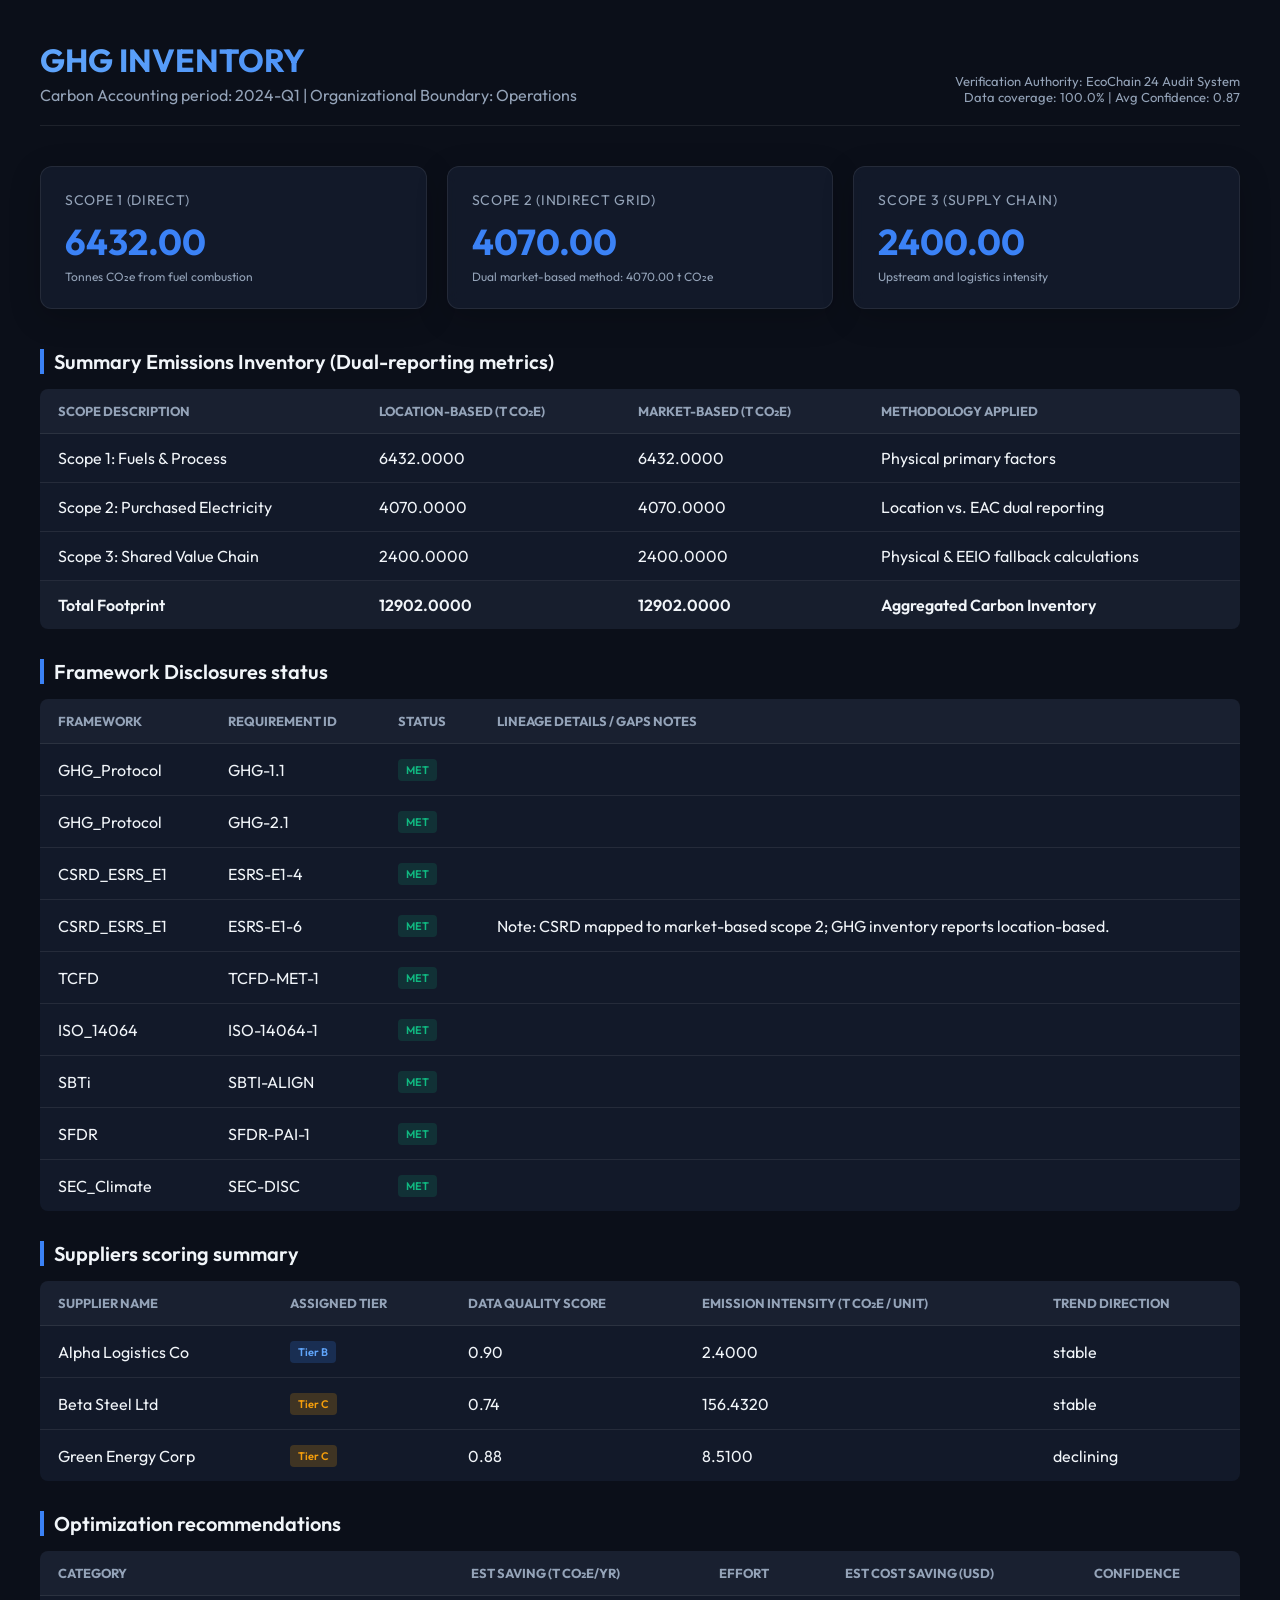
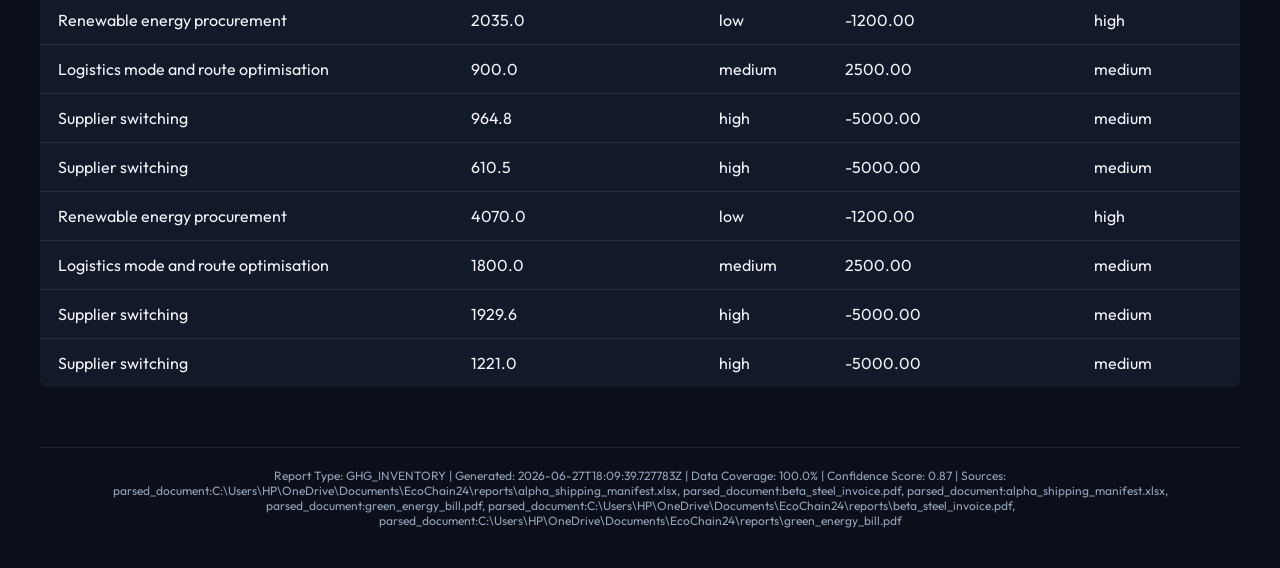
<file: reports/ghg_inventory_2024-Q1_20260627.html>
<!DOCTYPE html>
<html>
<head>
    <meta charset="utf-8">
    <title>GHG INVENTORY — EcoChain 24</title>
    <link href="https://fonts.googleapis.com/css2?family=Outfit:wght@300;400;600;700&display=swap" rel="stylesheet">
    <style>
        :root {
            --bg-color: #0b0f19;
            --card-bg: rgba(22, 30, 49, 0.7);
            --accent-glow: rgba(59, 130, 246, 0.15);
            --text-primary: #f1f5f9;
            --text-secondary: #94a3b8;
            --border-color: rgba(255, 255, 255, 0.08);
            --success: #10b981;
            --warning: #f59e0b;
            --danger: #ef4444;
        }
        body {
            background-color: var(--bg-color);
            color: var(--text-primary);
            font-family: 'Outfit', sans-serif;
            margin: 0;
            padding: 40px;
        }
        .header {
            border-bottom: 1px solid var(--border-color);
            padding-bottom: 20px;
            margin-bottom: 40px;
            display: flex;
            justify-content: space-between;
            align-items: flex-end;
        }
        .header h1 {
            margin: 0;
            font-size: 32px;
            font-weight: 700;
            background: linear-gradient(135deg, #60a5fa, #3b82f6);
            -webkit-background-clip: text;
            -webkit-text-fill-color: transparent;
        }
        .header p {
            margin: 5px 0 0 0;
            color: var(--text-secondary);
        }
        .meta-box {
            text-align: right;
            font-size: 13px;
            color: var(--text-secondary);
        }
        .grid {
            display: grid;
            grid-template-columns: repeat(3, 1fr);
            gap: 20px;
            margin-bottom: 40px;
        }
        .card {
            background: var(--card-bg);
            border: 1px solid var(--border-color);
            border-radius: 12px;
            padding: 24px;
            backdrop-filter: blur(10px);
            box-shadow: 0 8px 32px rgba(0, 0, 0, 0.2);
            transition: transform 0.2s ease;
        }
        .card:hover {
            transform: translateY(-2px);
        }
        .metric-title {
            font-size: 14px;
            color: var(--text-secondary);
            text-transform: uppercase;
            letter-spacing: 0.05em;
        }
        .metric-value {
            font-size: 36px;
            font-weight: 700;
            margin-top: 10px;
            color: #3b82f6;
        }
        .metric-sub {
            font-size: 12px;
            color: var(--text-secondary);
            margin-top: 5px;
        }
        .section-title {
            font-size: 20px;
            font-weight: 600;
            margin: 30px 0 15px 0;
            border-left: 4px solid #3b82f6;
            padding-left: 10px;
        }
        table {
            width: 100%;
            border-collapse: collapse;
            margin-bottom: 30px;
            background: var(--card-bg);
            border-radius: 8px;
            overflow: hidden;
        }
        th, td {
            padding: 14px 18px;
            text-align: left;
            border-bottom: 1px solid var(--border-color);
        }
        th {
            background: rgba(255, 255, 255, 0.03);
            color: var(--text-secondary);
            font-size: 13px;
            text-transform: uppercase;
        }
        tr:last-child td {
            border-bottom: none;
        }
        .badge {
            display: inline-block;
            padding: 4px 8px;
            border-radius: 4px;
            font-size: 11px;
            font-weight: 600;
        }
        .badge-met { background: rgba(16, 185, 129, 0.15); color: var(--success); }
        .badge-partial { background: rgba(245, 158, 11, 0.15); color: var(--warning); }
        .badge-gap { background: rgba(239, 68, 68, 0.15); color: var(--danger); }
        
        .badge-a { background: rgba(16, 185, 129, 0.2); color: var(--success); }
        .badge-b { background: rgba(59, 130, 246, 0.2); color: #60a5fa; }
        .badge-c { background: rgba(245, 158, 11, 0.2); color: var(--warning); }
        .badge-d { background: rgba(239, 68, 68, 0.2); color: var(--danger); }

        footer {
            margin-top: 60px;
            border-top: 1px solid var(--border-color);
            padding-top: 20px;
            font-size: 12px;
            color: var(--text-secondary);
            text-align: center;
        }
    </style>
</head>
<body>
    <div class="header">
        <div>
            <h1>GHG INVENTORY</h1>
            <p>Carbon Accounting period: 2024-Q1 | Organizational Boundary: Operations</p>
        </div>
        <div class="meta-box">
            <div>Verification Authority: EcoChain 24 Audit System</div>
            <div>Data coverage: 100.0% | Avg Confidence: 0.87</div>
        </div>
    </div>
    
    <div class="grid">
        <div class="card">
            <div class="metric-title">Scope 1 (Direct)</div>
            <div class="metric-value">6432.00</div>
            <div class="metric-sub">Tonnes CO₂e from fuel combustion</div>
        </div>
        <div class="card">
            <div class="metric-title">Scope 2 (Indirect Grid)</div>
            <div class="metric-value">4070.00</div>
            <div class="metric-sub">Dual market-based method: 4070.00 t CO₂e</div>
        </div>
        <div class="card">
            <div class="metric-title">Scope 3 (Supply Chain)</div>
            <div class="metric-value">2400.00</div>
            <div class="metric-sub">Upstream and logistics intensity</div>
        </div>
    </div>

    <div class="section-title">Summary Emissions Inventory (Dual-reporting metrics)</div>
    <table>
        <thead>
            <tr>
                <th>Scope Description</th>
                <th>Location-Based (t CO₂e)</th>
                <th>Market-Based (t CO₂e)</th>
                <th>Methodology applied</th>
            </tr>
        </thead>
        <tbody>
            <tr>
                <td>Scope 1: Fuels & Process</td>
                <td>6432.0000</td>
                <td>6432.0000</td>
                <td>Physical primary factors</td>
            </tr>
            <tr>
                <td>Scope 2: Purchased Electricity</td>
                <td>4070.0000</td>
                <td>4070.0000</td>
                <td>Location vs. EAC dual reporting</td>
            </tr>
            <tr>
                <td>Scope 3: Shared Value Chain</td>
                <td>2400.0000</td>
                <td>2400.0000</td>
                <td>Physical & EEIO fallback calculations</td>
            </tr>
            <tr style="font-weight: 600; background: rgba(255,255,255,0.02);">
                <td>Total Footprint</td>
                <td>12902.0000</td>
                <td>12902.0000</td>
                <td>Aggregated Carbon Inventory</td>
            </tr>
        </tbody>
    </table>

    <div class="section-title">Framework Disclosures status</div>
    <table>
        <thead>
            <tr>
                <th>Framework</th>
                <th>Requirement ID</th>
                <th>Status</th>
                <th>Lineage details / Gaps notes</th>
            </tr>
        </thead>
        <tbody>
            <tr>
                <td>GHG_Protocol</td>
                <td>GHG-1.1</td>
                <td><span class="badge badge-met">MET</span></td>
                <td></td>
            </tr><tr>
                <td>GHG_Protocol</td>
                <td>GHG-2.1</td>
                <td><span class="badge badge-met">MET</span></td>
                <td></td>
            </tr><tr>
                <td>CSRD_ESRS_E1</td>
                <td>ESRS-E1-4</td>
                <td><span class="badge badge-met">MET</span></td>
                <td></td>
            </tr><tr>
                <td>CSRD_ESRS_E1</td>
                <td>ESRS-E1-6</td>
                <td><span class="badge badge-met">MET</span></td>
                <td>Note: CSRD mapped to market-based scope 2; GHG inventory reports location-based.</td>
            </tr><tr>
                <td>TCFD</td>
                <td>TCFD-MET-1</td>
                <td><span class="badge badge-met">MET</span></td>
                <td></td>
            </tr><tr>
                <td>ISO_14064</td>
                <td>ISO-14064-1</td>
                <td><span class="badge badge-met">MET</span></td>
                <td></td>
            </tr><tr>
                <td>SBTi</td>
                <td>SBTI-ALIGN</td>
                <td><span class="badge badge-met">MET</span></td>
                <td></td>
            </tr><tr>
                <td>SFDR</td>
                <td>SFDR-PAI-1</td>
                <td><span class="badge badge-met">MET</span></td>
                <td></td>
            </tr><tr>
                <td>SEC_Climate</td>
                <td>SEC-DISC</td>
                <td><span class="badge badge-met">MET</span></td>
                <td></td>
            </tr>
        </tbody>
    </table>

    <div class="section-title">Suppliers scoring summary</div>
    <table>
        <thead>
            <tr>
                <th>Supplier name</th>
                <th>Assigned tier</th>
                <th>Data quality score</th>
                <th>Emission Intensity (t CO₂e / unit)</th>
                <th>Trend direction</th>
            </tr>
        </thead>
        <tbody>
            <tr>
                <td>Alpha Logistics Co</td>
                <td><span class="badge badge-b">Tier B</span></td>
                <td>0.90</td>
                <td>2.4000</td>
                <td>stable</td>
            </tr><tr>
                <td>Beta Steel Ltd</td>
                <td><span class="badge badge-c">Tier C</span></td>
                <td>0.74</td>
                <td>156.4320</td>
                <td>stable</td>
            </tr><tr>
                <td>Green Energy Corp</td>
                <td><span class="badge badge-c">Tier C</span></td>
                <td>0.88</td>
                <td>8.5100</td>
                <td>declining</td>
            </tr>
        </tbody>
    </table>

    <div class="section-title">Optimization recommendations</div>
    <table>
        <thead>
            <tr>
                <th>Category</th>
                <th>Est saving (t CO₂e/yr)</th>
                <th>Effort</th>
                <th>Est cost saving (USD)</th>
                <th>Confidence</th>
            </tr>
        </thead>
        <tbody>
            <tr>
                <td>Renewable energy procurement</td>
                <td>2035.0</td>
                <td>low</td>
                <td>-1200.00</td>
                <td>high</td>
            </tr><tr>
                <td>Logistics mode and route optimisation</td>
                <td>900.0</td>
                <td>medium</td>
                <td>2500.00</td>
                <td>medium</td>
            </tr><tr>
                <td>Supplier switching</td>
                <td>964.8</td>
                <td>high</td>
                <td>-5000.00</td>
                <td>medium</td>
            </tr><tr>
                <td>Supplier switching</td>
                <td>610.5</td>
                <td>high</td>
                <td>-5000.00</td>
                <td>medium</td>
            </tr><tr>
                <td>Renewable energy procurement</td>
                <td>4070.0</td>
                <td>low</td>
                <td>-1200.00</td>
                <td>high</td>
            </tr><tr>
                <td>Logistics mode and route optimisation</td>
                <td>1800.0</td>
                <td>medium</td>
                <td>2500.00</td>
                <td>medium</td>
            </tr><tr>
                <td>Supplier switching</td>
                <td>1929.6</td>
                <td>high</td>
                <td>-5000.00</td>
                <td>medium</td>
            </tr><tr>
                <td>Supplier switching</td>
                <td>1221.0</td>
                <td>high</td>
                <td>-5000.00</td>
                <td>medium</td>
            </tr>
        </tbody>
    </table>

    <footer>
        Report Type: GHG_INVENTORY | Generated: 2026-06-27T18:09:39.727783Z | Data Coverage: 100.0% | Confidence Score: 0.87 | Sources: parsed_document:C:\Users\HP\OneDrive\Documents\EcoChain24\reports\alpha_shipping_manifest.xlsx, parsed_document:beta_steel_invoice.pdf, parsed_document:alpha_shipping_manifest.xlsx, parsed_document:green_energy_bill.pdf, parsed_document:C:\Users\HP\OneDrive\Documents\EcoChain24\reports\beta_steel_invoice.pdf, parsed_document:C:\Users\HP\OneDrive\Documents\EcoChain24\reports\green_energy_bill.pdf
    </footer>
</body>
</html>
</file>
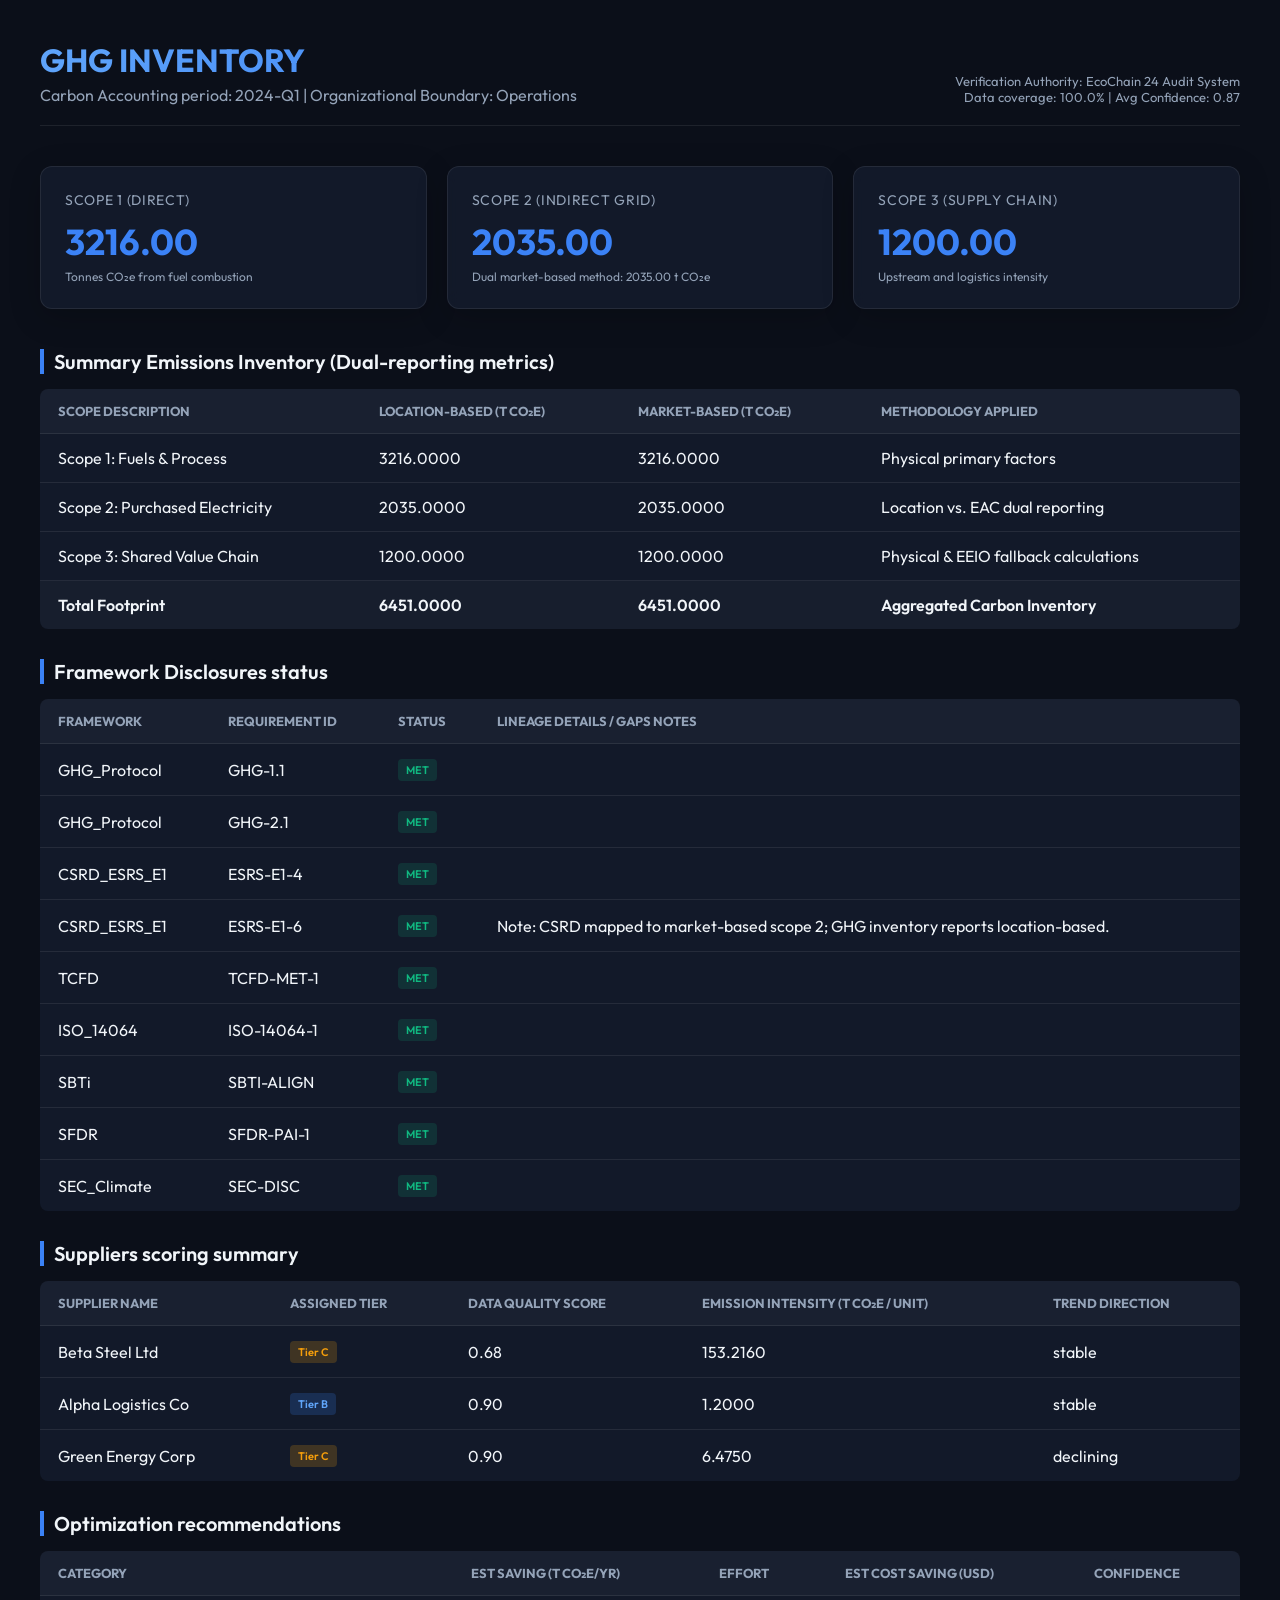
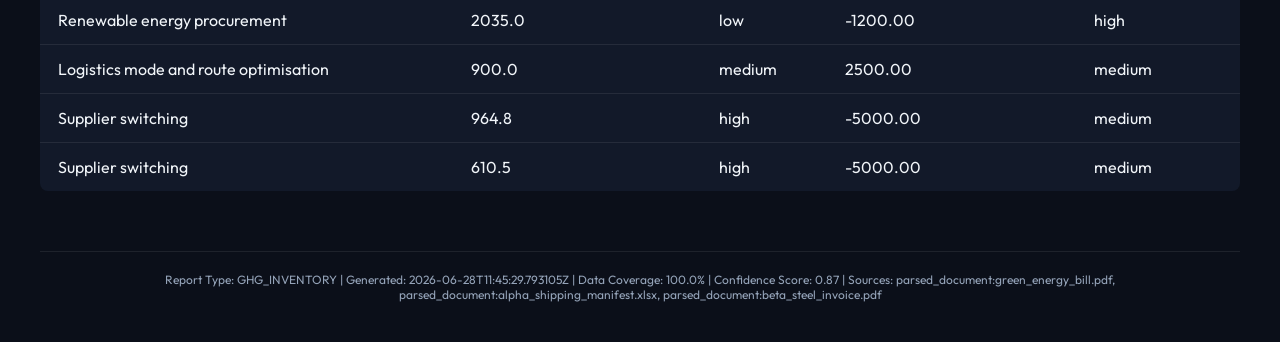
<file: reports/ghg_inventory_2024-Q1_20260628.html>
<!DOCTYPE html>
<html>
<head>
    <meta charset="utf-8">
    <title>GHG INVENTORY — EcoChain 24</title>
    <link href="https://fonts.googleapis.com/css2?family=Outfit:wght@300;400;600;700&display=swap" rel="stylesheet">
    <style>
        :root {
            --bg-color: #0b0f19;
            --card-bg: rgba(22, 30, 49, 0.7);
            --accent-glow: rgba(59, 130, 246, 0.15);
            --text-primary: #f1f5f9;
            --text-secondary: #94a3b8;
            --border-color: rgba(255, 255, 255, 0.08);
            --success: #10b981;
            --warning: #f59e0b;
            --danger: #ef4444;
        }
        body {
            background-color: var(--bg-color);
            color: var(--text-primary);
            font-family: 'Outfit', sans-serif;
            margin: 0;
            padding: 40px;
        }
        .header {
            border-bottom: 1px solid var(--border-color);
            padding-bottom: 20px;
            margin-bottom: 40px;
            display: flex;
            justify-content: space-between;
            align-items: flex-end;
        }
        .header h1 {
            margin: 0;
            font-size: 32px;
            font-weight: 700;
            background: linear-gradient(135deg, #60a5fa, #3b82f6);
            background-clip: text;
            -webkit-background-clip: text;
            -webkit-text-fill-color: transparent;
        }
        .header p {
            margin: 5px 0 0 0;
            color: var(--text-secondary);
        }
        .meta-box {
            text-align: right;
            font-size: 13px;
            color: var(--text-secondary);
        }
        .grid {
            display: grid;
            grid-template-columns: repeat(3, 1fr);
            gap: 20px;
            margin-bottom: 40px;
        }
        .card {
            background: var(--card-bg);
            border: 1px solid var(--border-color);
            border-radius: 12px;
            padding: 24px;
            backdrop-filter: blur(10px);
            box-shadow: 0 8px 32px rgba(0, 0, 0, 0.2);
            transition: transform 0.2s ease;
        }
        .card:hover {
            transform: translateY(-2px);
        }
        .metric-title {
            font-size: 14px;
            color: var(--text-secondary);
            text-transform: uppercase;
            letter-spacing: 0.05em;
        }
        .metric-value {
            font-size: 36px;
            font-weight: 700;
            margin-top: 10px;
            color: #3b82f6;
        }
        .metric-sub {
            font-size: 12px;
            color: var(--text-secondary);
            margin-top: 5px;
        }
        .section-title {
            font-size: 20px;
            font-weight: 600;
            margin: 30px 0 15px 0;
            border-left: 4px solid #3b82f6;
            padding-left: 10px;
        }
        table {
            width: 100%;
            border-collapse: collapse;
            margin-bottom: 30px;
            background: var(--card-bg);
            border-radius: 8px;
            overflow: hidden;
        }
        th, td {
            padding: 14px 18px;
            text-align: left;
            border-bottom: 1px solid var(--border-color);
        }
        th {
            background: rgba(255, 255, 255, 0.03);
            color: var(--text-secondary);
            font-size: 13px;
            text-transform: uppercase;
        }
        tr:last-child td {
            border-bottom: none;
        }
        .badge {
            display: inline-block;
            padding: 4px 8px;
            border-radius: 4px;
            font-size: 11px;
            font-weight: 600;
        }
        .badge-met { background: rgba(16, 185, 129, 0.15); color: var(--success); }
        .badge-partial { background: rgba(245, 158, 11, 0.15); color: var(--warning); }
        .badge-gap { background: rgba(239, 68, 68, 0.15); color: var(--danger); }
        
        .badge-a { background: rgba(16, 185, 129, 0.2); color: var(--success); }
        .badge-b { background: rgba(59, 130, 246, 0.2); color: #60a5fa; }
        .badge-c { background: rgba(245, 158, 11, 0.2); color: var(--warning); }
        .badge-d { background: rgba(239, 68, 68, 0.2); color: var(--danger); }

        footer {
            margin-top: 60px;
            border-top: 1px solid var(--border-color);
            padding-top: 20px;
            font-size: 12px;
            color: var(--text-secondary);
            text-align: center;
        }
    </style>
</head>
<body>
    <div class="header">
        <div>
            <h1>GHG INVENTORY</h1>
            <p>Carbon Accounting period: 2024-Q1 | Organizational Boundary: Operations</p>
        </div>
        <div class="meta-box">
            <div>Verification Authority: EcoChain 24 Audit System</div>
            <div>Data coverage: 100.0% | Avg Confidence: 0.87</div>
        </div>
    </div>
    
    <div class="grid">
        <div class="card">
            <div class="metric-title">Scope 1 (Direct)</div>
            <div class="metric-value">3216.00</div>
            <div class="metric-sub">Tonnes CO₂e from fuel combustion</div>
        </div>
        <div class="card">
            <div class="metric-title">Scope 2 (Indirect Grid)</div>
            <div class="metric-value">2035.00</div>
            <div class="metric-sub">Dual market-based method: 2035.00 t CO₂e</div>
        </div>
        <div class="card">
            <div class="metric-title">Scope 3 (Supply Chain)</div>
            <div class="metric-value">1200.00</div>
            <div class="metric-sub">Upstream and logistics intensity</div>
        </div>
    </div>

    <div class="section-title">Summary Emissions Inventory (Dual-reporting metrics)</div>
    <table>
        <thead>
            <tr>
                <th>Scope Description</th>
                <th>Location-Based (t CO₂e)</th>
                <th>Market-Based (t CO₂e)</th>
                <th>Methodology applied</th>
            </tr>
        </thead>
        <tbody>
            <tr>
                <td>Scope 1: Fuels & Process</td>
                <td>3216.0000</td>
                <td>3216.0000</td>
                <td>Physical primary factors</td>
            </tr>
            <tr>
                <td>Scope 2: Purchased Electricity</td>
                <td>2035.0000</td>
                <td>2035.0000</td>
                <td>Location vs. EAC dual reporting</td>
            </tr>
            <tr>
                <td>Scope 3: Shared Value Chain</td>
                <td>1200.0000</td>
                <td>1200.0000</td>
                <td>Physical & EEIO fallback calculations</td>
            </tr>
            <tr style="font-weight: 600; background: rgba(255,255,255,0.02);">
                <td>Total Footprint</td>
                <td>6451.0000</td>
                <td>6451.0000</td>
                <td>Aggregated Carbon Inventory</td>
            </tr>
        </tbody>
    </table>

    <div class="section-title">Framework Disclosures status</div>
    <table>
        <thead>
            <tr>
                <th>Framework</th>
                <th>Requirement ID</th>
                <th>Status</th>
                <th>Lineage details / Gaps notes</th>
            </tr>
        </thead>
        <tbody>
            <tr>
                <td>GHG_Protocol</td>
                <td>GHG-1.1</td>
                <td><span class="badge badge-met">MET</span></td>
                <td></td>
            </tr><tr>
                <td>GHG_Protocol</td>
                <td>GHG-2.1</td>
                <td><span class="badge badge-met">MET</span></td>
                <td></td>
            </tr><tr>
                <td>CSRD_ESRS_E1</td>
                <td>ESRS-E1-4</td>
                <td><span class="badge badge-met">MET</span></td>
                <td></td>
            </tr><tr>
                <td>CSRD_ESRS_E1</td>
                <td>ESRS-E1-6</td>
                <td><span class="badge badge-met">MET</span></td>
                <td>Note: CSRD mapped to market-based scope 2; GHG inventory reports location-based.</td>
            </tr><tr>
                <td>TCFD</td>
                <td>TCFD-MET-1</td>
                <td><span class="badge badge-met">MET</span></td>
                <td></td>
            </tr><tr>
                <td>ISO_14064</td>
                <td>ISO-14064-1</td>
                <td><span class="badge badge-met">MET</span></td>
                <td></td>
            </tr><tr>
                <td>SBTi</td>
                <td>SBTI-ALIGN</td>
                <td><span class="badge badge-met">MET</span></td>
                <td></td>
            </tr><tr>
                <td>SFDR</td>
                <td>SFDR-PAI-1</td>
                <td><span class="badge badge-met">MET</span></td>
                <td></td>
            </tr><tr>
                <td>SEC_Climate</td>
                <td>SEC-DISC</td>
                <td><span class="badge badge-met">MET</span></td>
                <td></td>
            </tr>
        </tbody>
    </table>

    <div class="section-title">Suppliers scoring summary</div>
    <table>
        <thead>
            <tr>
                <th>Supplier name</th>
                <th>Assigned tier</th>
                <th>Data quality score</th>
                <th>Emission Intensity (t CO₂e / unit)</th>
                <th>Trend direction</th>
            </tr>
        </thead>
        <tbody>
            <tr>
                <td>Beta Steel Ltd</td>
                <td><span class="badge badge-c">Tier C</span></td>
                <td>0.68</td>
                <td>153.2160</td>
                <td>stable</td>
            </tr><tr>
                <td>Alpha Logistics Co</td>
                <td><span class="badge badge-b">Tier B</span></td>
                <td>0.90</td>
                <td>1.2000</td>
                <td>stable</td>
            </tr><tr>
                <td>Green Energy Corp</td>
                <td><span class="badge badge-c">Tier C</span></td>
                <td>0.90</td>
                <td>6.4750</td>
                <td>declining</td>
            </tr>
        </tbody>
    </table>

    <div class="section-title">Optimization recommendations</div>
    <table>
        <thead>
            <tr>
                <th>Category</th>
                <th>Est saving (t CO₂e/yr)</th>
                <th>Effort</th>
                <th>Est cost saving (USD)</th>
                <th>Confidence</th>
            </tr>
        </thead>
        <tbody>
            <tr>
                <td>Renewable energy procurement</td>
                <td>2035.0</td>
                <td>low</td>
                <td>-1200.00</td>
                <td>high</td>
            </tr><tr>
                <td>Logistics mode and route optimisation</td>
                <td>900.0</td>
                <td>medium</td>
                <td>2500.00</td>
                <td>medium</td>
            </tr><tr>
                <td>Supplier switching</td>
                <td>964.8</td>
                <td>high</td>
                <td>-5000.00</td>
                <td>medium</td>
            </tr><tr>
                <td>Supplier switching</td>
                <td>610.5</td>
                <td>high</td>
                <td>-5000.00</td>
                <td>medium</td>
            </tr>
        </tbody>
    </table>

    <footer>
        Report Type: GHG_INVENTORY | Generated: 2026-06-28T11:45:29.793105Z | Data Coverage: 100.0% | Confidence Score: 0.87 | Sources: parsed_document:green_energy_bill.pdf, parsed_document:alpha_shipping_manifest.xlsx, parsed_document:beta_steel_invoice.pdf
    </footer>
</body>
</html>
</file>
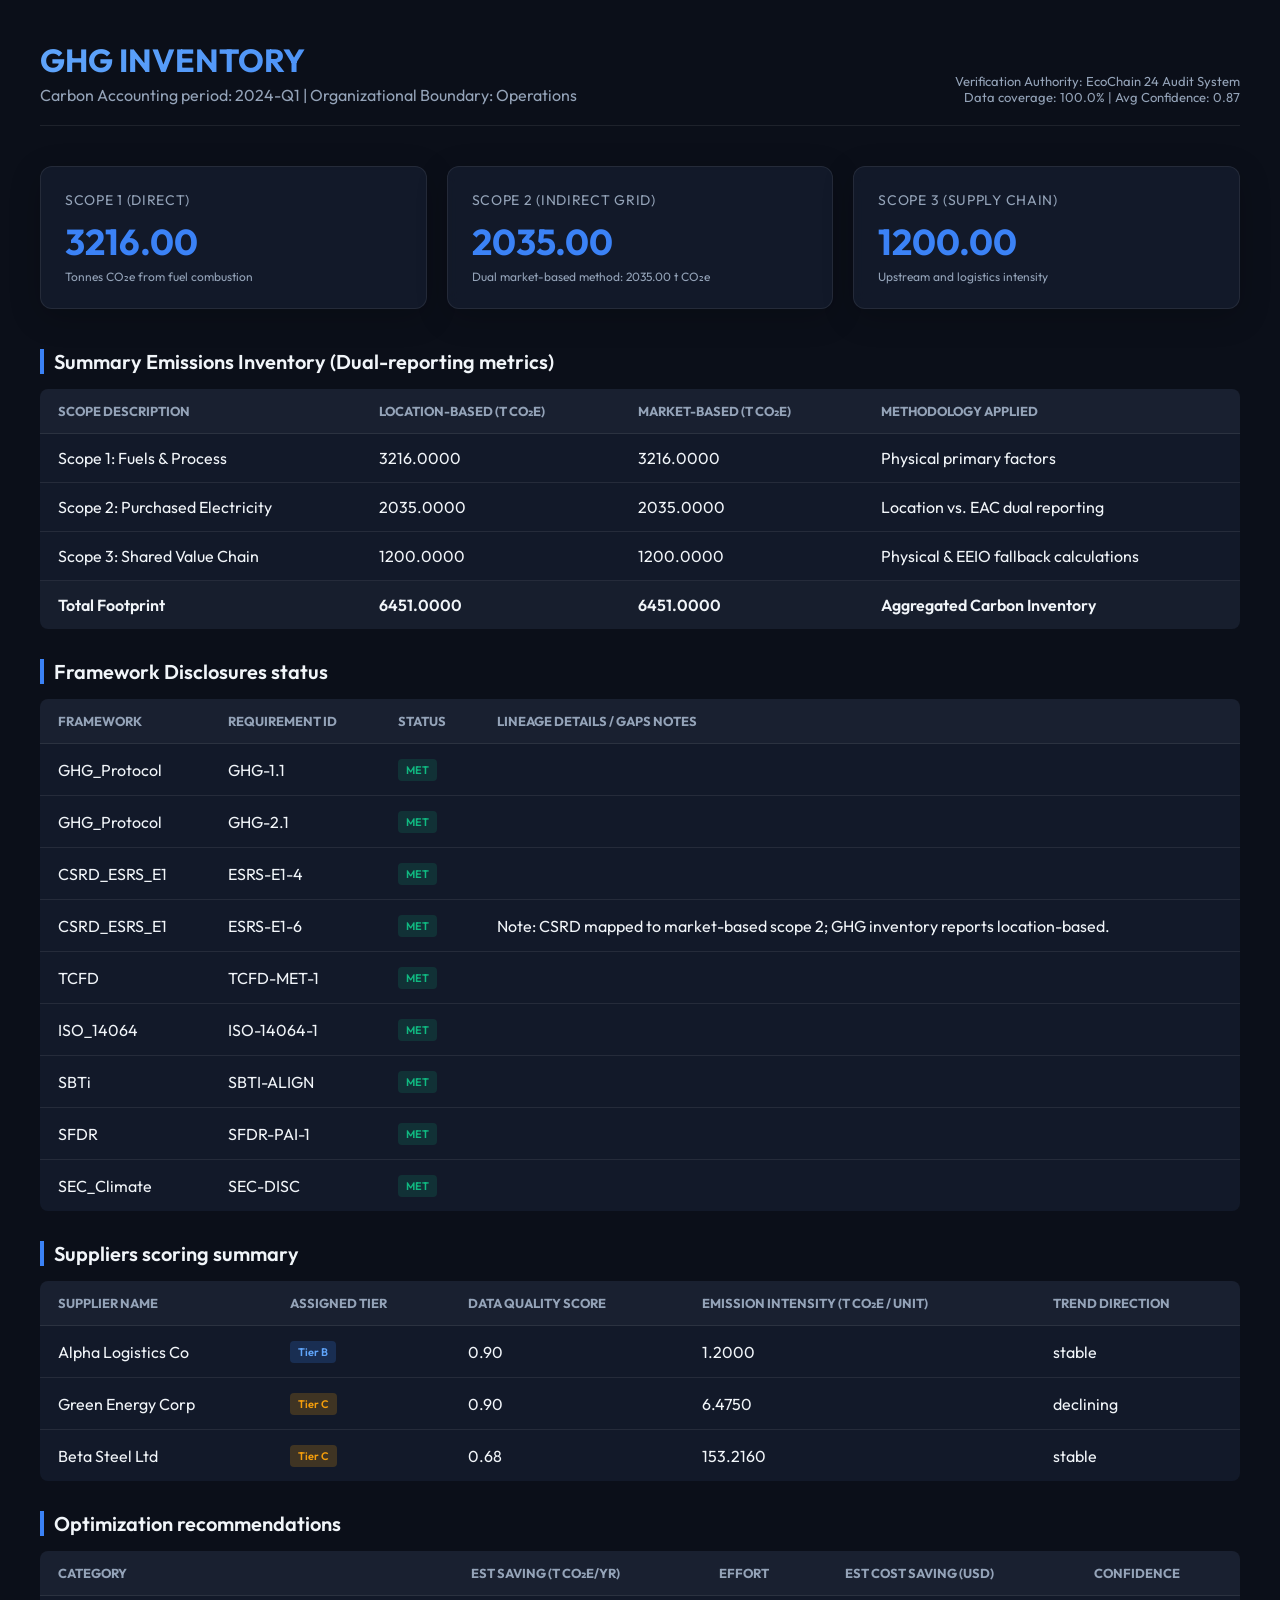
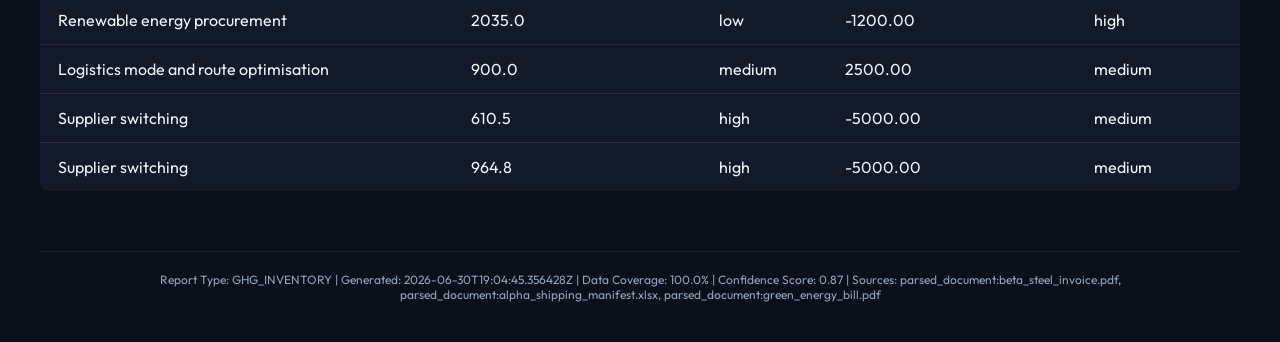
<file: reports/ghg_inventory_2024-Q1_20260630.html>
<!DOCTYPE html>
<html>
<head>
    <meta charset="utf-8">
    <title>GHG INVENTORY — EcoChain 24</title>
    <link href="https://fonts.googleapis.com/css2?family=Outfit:wght@300;400;600;700&display=swap" rel="stylesheet">
    <style>
        :root {
            --bg-color: #0b0f19;
            --card-bg: rgba(22, 30, 49, 0.7);
            --accent-glow: rgba(59, 130, 246, 0.15);
            --text-primary: #f1f5f9;
            --text-secondary: #94a3b8;
            --border-color: rgba(255, 255, 255, 0.08);
            --success: #10b981;
            --warning: #f59e0b;
            --danger: #ef4444;
        }
        body {
            background-color: var(--bg-color);
            color: var(--text-primary);
            font-family: 'Outfit', sans-serif;
            margin: 0;
            padding: 40px;
        }
        .header {
            border-bottom: 1px solid var(--border-color);
            padding-bottom: 20px;
            margin-bottom: 40px;
            display: flex;
            justify-content: space-between;
            align-items: flex-end;
        }
        .header h1 {
            margin: 0;
            font-size: 32px;
            font-weight: 700;
            background: linear-gradient(135deg, #60a5fa, #3b82f6);
            background-clip: text;
            -webkit-background-clip: text;
            -webkit-text-fill-color: transparent;
        }
        .header p {
            margin: 5px 0 0 0;
            color: var(--text-secondary);
        }
        .meta-box {
            text-align: right;
            font-size: 13px;
            color: var(--text-secondary);
        }
        .grid {
            display: grid;
            grid-template-columns: repeat(3, 1fr);
            gap: 20px;
            margin-bottom: 40px;
        }
        .card {
            background: var(--card-bg);
            border: 1px solid var(--border-color);
            border-radius: 12px;
            padding: 24px;
            backdrop-filter: blur(10px);
            box-shadow: 0 8px 32px rgba(0, 0, 0, 0.2);
            transition: transform 0.2s ease;
        }
        .card:hover {
            transform: translateY(-2px);
        }
        .metric-title {
            font-size: 14px;
            color: var(--text-secondary);
            text-transform: uppercase;
            letter-spacing: 0.05em;
        }
        .metric-value {
            font-size: 36px;
            font-weight: 700;
            margin-top: 10px;
            color: #3b82f6;
        }
        .metric-sub {
            font-size: 12px;
            color: var(--text-secondary);
            margin-top: 5px;
        }
        .section-title {
            font-size: 20px;
            font-weight: 600;
            margin: 30px 0 15px 0;
            border-left: 4px solid #3b82f6;
            padding-left: 10px;
        }
        table {
            width: 100%;
            border-collapse: collapse;
            margin-bottom: 30px;
            background: var(--card-bg);
            border-radius: 8px;
            overflow: hidden;
        }
        th, td {
            padding: 14px 18px;
            text-align: left;
            border-bottom: 1px solid var(--border-color);
        }
        th {
            background: rgba(255, 255, 255, 0.03);
            color: var(--text-secondary);
            font-size: 13px;
            text-transform: uppercase;
        }
        tr:last-child td {
            border-bottom: none;
        }
        .badge {
            display: inline-block;
            padding: 4px 8px;
            border-radius: 4px;
            font-size: 11px;
            font-weight: 600;
        }
        .badge-met { background: rgba(16, 185, 129, 0.15); color: var(--success); }
        .badge-partial { background: rgba(245, 158, 11, 0.15); color: var(--warning); }
        .badge-gap { background: rgba(239, 68, 68, 0.15); color: var(--danger); }
        
        .badge-a { background: rgba(16, 185, 129, 0.2); color: var(--success); }
        .badge-b { background: rgba(59, 130, 246, 0.2); color: #60a5fa; }
        .badge-c { background: rgba(245, 158, 11, 0.2); color: var(--warning); }
        .badge-d { background: rgba(239, 68, 68, 0.2); color: var(--danger); }

        footer {
            margin-top: 60px;
            border-top: 1px solid var(--border-color);
            padding-top: 20px;
            font-size: 12px;
            color: var(--text-secondary);
            text-align: center;
        }
    </style>
</head>
<body>
    <div class="header">
        <div>
            <h1>GHG INVENTORY</h1>
            <p>Carbon Accounting period: 2024-Q1 | Organizational Boundary: Operations</p>
        </div>
        <div class="meta-box">
            <div>Verification Authority: EcoChain 24 Audit System</div>
            <div>Data coverage: 100.0% | Avg Confidence: 0.87</div>
        </div>
    </div>
    
    <div class="grid">
        <div class="card">
            <div class="metric-title">Scope 1 (Direct)</div>
            <div class="metric-value">3216.00</div>
            <div class="metric-sub">Tonnes CO₂e from fuel combustion</div>
        </div>
        <div class="card">
            <div class="metric-title">Scope 2 (Indirect Grid)</div>
            <div class="metric-value">2035.00</div>
            <div class="metric-sub">Dual market-based method: 2035.00 t CO₂e</div>
        </div>
        <div class="card">
            <div class="metric-title">Scope 3 (Supply Chain)</div>
            <div class="metric-value">1200.00</div>
            <div class="metric-sub">Upstream and logistics intensity</div>
        </div>
    </div>

    <div class="section-title">Summary Emissions Inventory (Dual-reporting metrics)</div>
    <table>
        <thead>
            <tr>
                <th>Scope Description</th>
                <th>Location-Based (t CO₂e)</th>
                <th>Market-Based (t CO₂e)</th>
                <th>Methodology applied</th>
            </tr>
        </thead>
        <tbody>
            <tr>
                <td>Scope 1: Fuels & Process</td>
                <td>3216.0000</td>
                <td>3216.0000</td>
                <td>Physical primary factors</td>
            </tr>
            <tr>
                <td>Scope 2: Purchased Electricity</td>
                <td>2035.0000</td>
                <td>2035.0000</td>
                <td>Location vs. EAC dual reporting</td>
            </tr>
            <tr>
                <td>Scope 3: Shared Value Chain</td>
                <td>1200.0000</td>
                <td>1200.0000</td>
                <td>Physical & EEIO fallback calculations</td>
            </tr>
            <tr style="font-weight: 600; background: rgba(255,255,255,0.02);">
                <td>Total Footprint</td>
                <td>6451.0000</td>
                <td>6451.0000</td>
                <td>Aggregated Carbon Inventory</td>
            </tr>
        </tbody>
    </table>

    <div class="section-title">Framework Disclosures status</div>
    <table>
        <thead>
            <tr>
                <th>Framework</th>
                <th>Requirement ID</th>
                <th>Status</th>
                <th>Lineage details / Gaps notes</th>
            </tr>
        </thead>
        <tbody>
            <tr>
                <td>GHG_Protocol</td>
                <td>GHG-1.1</td>
                <td><span class="badge badge-met">MET</span></td>
                <td></td>
            </tr><tr>
                <td>GHG_Protocol</td>
                <td>GHG-2.1</td>
                <td><span class="badge badge-met">MET</span></td>
                <td></td>
            </tr><tr>
                <td>CSRD_ESRS_E1</td>
                <td>ESRS-E1-4</td>
                <td><span class="badge badge-met">MET</span></td>
                <td></td>
            </tr><tr>
                <td>CSRD_ESRS_E1</td>
                <td>ESRS-E1-6</td>
                <td><span class="badge badge-met">MET</span></td>
                <td>Note: CSRD mapped to market-based scope 2; GHG inventory reports location-based.</td>
            </tr><tr>
                <td>TCFD</td>
                <td>TCFD-MET-1</td>
                <td><span class="badge badge-met">MET</span></td>
                <td></td>
            </tr><tr>
                <td>ISO_14064</td>
                <td>ISO-14064-1</td>
                <td><span class="badge badge-met">MET</span></td>
                <td></td>
            </tr><tr>
                <td>SBTi</td>
                <td>SBTI-ALIGN</td>
                <td><span class="badge badge-met">MET</span></td>
                <td></td>
            </tr><tr>
                <td>SFDR</td>
                <td>SFDR-PAI-1</td>
                <td><span class="badge badge-met">MET</span></td>
                <td></td>
            </tr><tr>
                <td>SEC_Climate</td>
                <td>SEC-DISC</td>
                <td><span class="badge badge-met">MET</span></td>
                <td></td>
            </tr>
        </tbody>
    </table>

    <div class="section-title">Suppliers scoring summary</div>
    <table>
        <thead>
            <tr>
                <th>Supplier name</th>
                <th>Assigned tier</th>
                <th>Data quality score</th>
                <th>Emission Intensity (t CO₂e / unit)</th>
                <th>Trend direction</th>
            </tr>
        </thead>
        <tbody>
            <tr>
                <td>Alpha Logistics Co</td>
                <td><span class="badge badge-b">Tier B</span></td>
                <td>0.90</td>
                <td>1.2000</td>
                <td>stable</td>
            </tr><tr>
                <td>Green Energy Corp</td>
                <td><span class="badge badge-c">Tier C</span></td>
                <td>0.90</td>
                <td>6.4750</td>
                <td>declining</td>
            </tr><tr>
                <td>Beta Steel Ltd</td>
                <td><span class="badge badge-c">Tier C</span></td>
                <td>0.68</td>
                <td>153.2160</td>
                <td>stable</td>
            </tr>
        </tbody>
    </table>

    <div class="section-title">Optimization recommendations</div>
    <table>
        <thead>
            <tr>
                <th>Category</th>
                <th>Est saving (t CO₂e/yr)</th>
                <th>Effort</th>
                <th>Est cost saving (USD)</th>
                <th>Confidence</th>
            </tr>
        </thead>
        <tbody>
            <tr>
                <td>Renewable energy procurement</td>
                <td>2035.0</td>
                <td>low</td>
                <td>-1200.00</td>
                <td>high</td>
            </tr><tr>
                <td>Logistics mode and route optimisation</td>
                <td>900.0</td>
                <td>medium</td>
                <td>2500.00</td>
                <td>medium</td>
            </tr><tr>
                <td>Supplier switching</td>
                <td>610.5</td>
                <td>high</td>
                <td>-5000.00</td>
                <td>medium</td>
            </tr><tr>
                <td>Supplier switching</td>
                <td>964.8</td>
                <td>high</td>
                <td>-5000.00</td>
                <td>medium</td>
            </tr>
        </tbody>
    </table>

    <footer>
        Report Type: GHG_INVENTORY | Generated: 2026-06-30T19:04:45.356428Z | Data Coverage: 100.0% | Confidence Score: 0.87 | Sources: parsed_document:beta_steel_invoice.pdf, parsed_document:alpha_shipping_manifest.xlsx, parsed_document:green_energy_bill.pdf
    </footer>
</body>
</html>
</file>
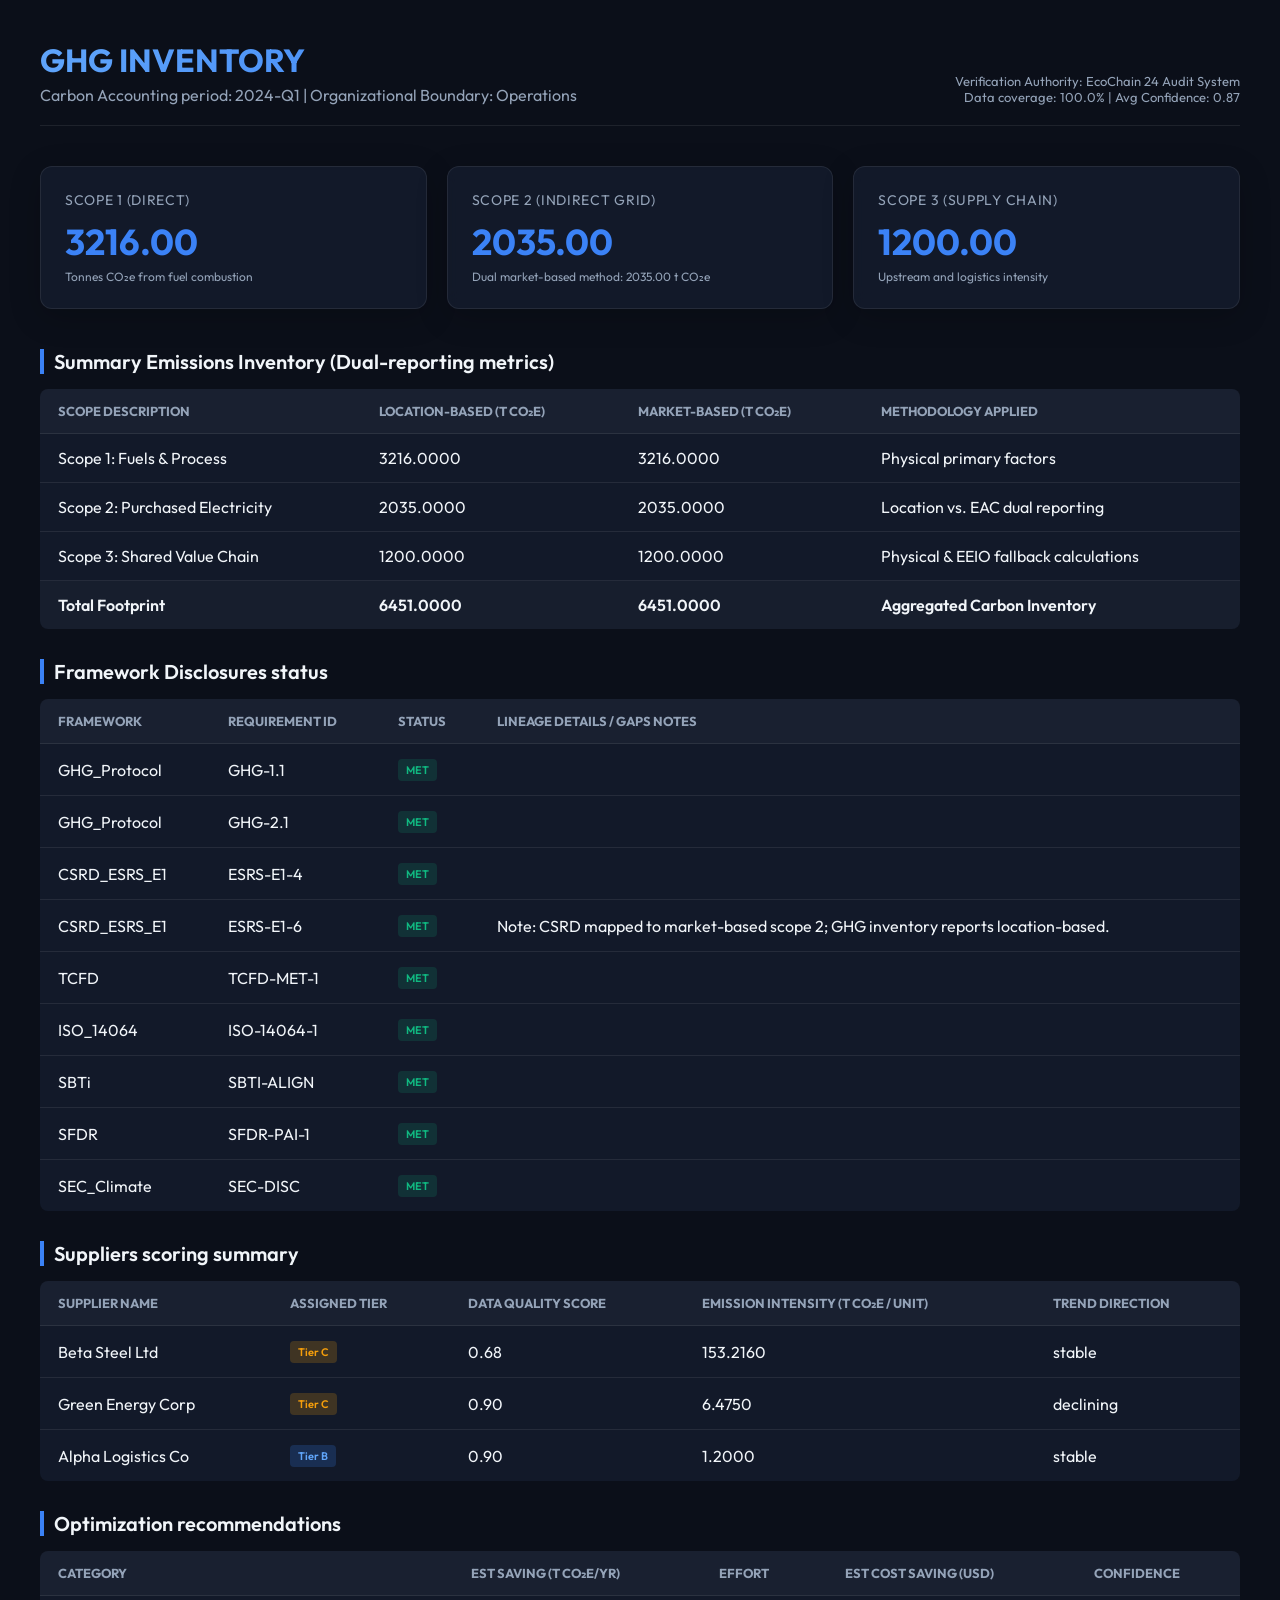
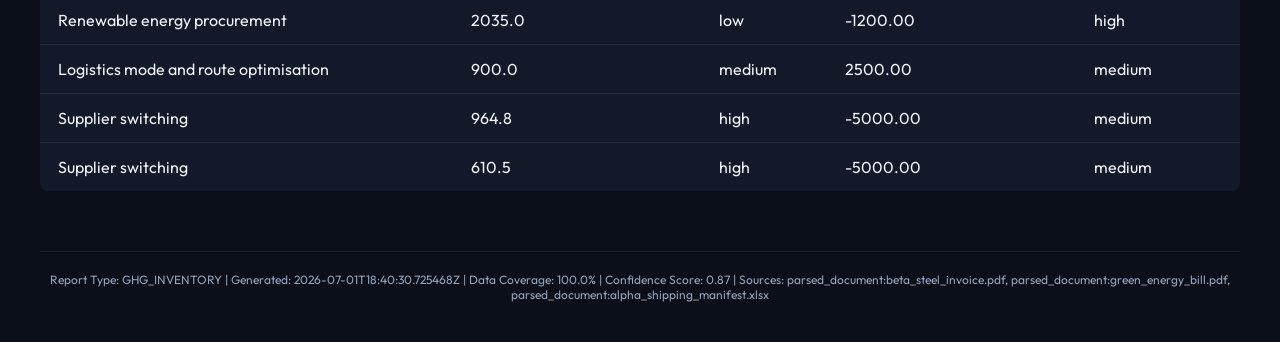
<file: reports/ghg_inventory_2024-Q1_20260701.html>
<!DOCTYPE html>
<html>
<head>
    <meta charset="utf-8">
    <title>GHG INVENTORY — EcoChain 24</title>
    <link href="https://fonts.googleapis.com/css2?family=Outfit:wght@300;400;600;700&display=swap" rel="stylesheet">
    <style>
        :root {
            --bg-color: #0b0f19;
            --card-bg: rgba(22, 30, 49, 0.7);
            --accent-glow: rgba(59, 130, 246, 0.15);
            --text-primary: #f1f5f9;
            --text-secondary: #94a3b8;
            --border-color: rgba(255, 255, 255, 0.08);
            --success: #10b981;
            --warning: #f59e0b;
            --danger: #ef4444;
        }
        body {
            background-color: var(--bg-color);
            color: var(--text-primary);
            font-family: 'Outfit', sans-serif;
            margin: 0;
            padding: 40px;
        }
        .header {
            border-bottom: 1px solid var(--border-color);
            padding-bottom: 20px;
            margin-bottom: 40px;
            display: flex;
            justify-content: space-between;
            align-items: flex-end;
        }
        .header h1 {
            margin: 0;
            font-size: 32px;
            font-weight: 700;
            background: linear-gradient(135deg, #60a5fa, #3b82f6);
            background-clip: text;
            -webkit-background-clip: text;
            -webkit-text-fill-color: transparent;
        }
        .header p {
            margin: 5px 0 0 0;
            color: var(--text-secondary);
        }
        .meta-box {
            text-align: right;
            font-size: 13px;
            color: var(--text-secondary);
        }
        .grid {
            display: grid;
            grid-template-columns: repeat(3, 1fr);
            gap: 20px;
            margin-bottom: 40px;
        }
        .card {
            background: var(--card-bg);
            border: 1px solid var(--border-color);
            border-radius: 12px;
            padding: 24px;
            backdrop-filter: blur(10px);
            box-shadow: 0 8px 32px rgba(0, 0, 0, 0.2);
            transition: transform 0.2s ease;
        }
        .card:hover {
            transform: translateY(-2px);
        }
        .metric-title {
            font-size: 14px;
            color: var(--text-secondary);
            text-transform: uppercase;
            letter-spacing: 0.05em;
        }
        .metric-value {
            font-size: 36px;
            font-weight: 700;
            margin-top: 10px;
            color: #3b82f6;
        }
        .metric-sub {
            font-size: 12px;
            color: var(--text-secondary);
            margin-top: 5px;
        }
        .section-title {
            font-size: 20px;
            font-weight: 600;
            margin: 30px 0 15px 0;
            border-left: 4px solid #3b82f6;
            padding-left: 10px;
        }
        table {
            width: 100%;
            border-collapse: collapse;
            margin-bottom: 30px;
            background: var(--card-bg);
            border-radius: 8px;
            overflow: hidden;
        }
        th, td {
            padding: 14px 18px;
            text-align: left;
            border-bottom: 1px solid var(--border-color);
        }
        th {
            background: rgba(255, 255, 255, 0.03);
            color: var(--text-secondary);
            font-size: 13px;
            text-transform: uppercase;
        }
        tr:last-child td {
            border-bottom: none;
        }
        .badge {
            display: inline-block;
            padding: 4px 8px;
            border-radius: 4px;
            font-size: 11px;
            font-weight: 600;
        }
        .badge-met { background: rgba(16, 185, 129, 0.15); color: var(--success); }
        .badge-partial { background: rgba(245, 158, 11, 0.15); color: var(--warning); }
        .badge-gap { background: rgba(239, 68, 68, 0.15); color: var(--danger); }
        
        .badge-a { background: rgba(16, 185, 129, 0.2); color: var(--success); }
        .badge-b { background: rgba(59, 130, 246, 0.2); color: #60a5fa; }
        .badge-c { background: rgba(245, 158, 11, 0.2); color: var(--warning); }
        .badge-d { background: rgba(239, 68, 68, 0.2); color: var(--danger); }

        footer {
            margin-top: 60px;
            border-top: 1px solid var(--border-color);
            padding-top: 20px;
            font-size: 12px;
            color: var(--text-secondary);
            text-align: center;
        }
    </style>
</head>
<body>
    <div class="header">
        <div>
            <h1>GHG INVENTORY</h1>
            <p>Carbon Accounting period: 2024-Q1 | Organizational Boundary: Operations</p>
        </div>
        <div class="meta-box">
            <div>Verification Authority: EcoChain 24 Audit System</div>
            <div>Data coverage: 100.0% | Avg Confidence: 0.87</div>
        </div>
    </div>
    
    <div class="grid">
        <div class="card">
            <div class="metric-title">Scope 1 (Direct)</div>
            <div class="metric-value">3216.00</div>
            <div class="metric-sub">Tonnes CO₂e from fuel combustion</div>
        </div>
        <div class="card">
            <div class="metric-title">Scope 2 (Indirect Grid)</div>
            <div class="metric-value">2035.00</div>
            <div class="metric-sub">Dual market-based method: 2035.00 t CO₂e</div>
        </div>
        <div class="card">
            <div class="metric-title">Scope 3 (Supply Chain)</div>
            <div class="metric-value">1200.00</div>
            <div class="metric-sub">Upstream and logistics intensity</div>
        </div>
    </div>

    <div class="section-title">Summary Emissions Inventory (Dual-reporting metrics)</div>
    <table>
        <thead>
            <tr>
                <th>Scope Description</th>
                <th>Location-Based (t CO₂e)</th>
                <th>Market-Based (t CO₂e)</th>
                <th>Methodology applied</th>
            </tr>
        </thead>
        <tbody>
            <tr>
                <td>Scope 1: Fuels & Process</td>
                <td>3216.0000</td>
                <td>3216.0000</td>
                <td>Physical primary factors</td>
            </tr>
            <tr>
                <td>Scope 2: Purchased Electricity</td>
                <td>2035.0000</td>
                <td>2035.0000</td>
                <td>Location vs. EAC dual reporting</td>
            </tr>
            <tr>
                <td>Scope 3: Shared Value Chain</td>
                <td>1200.0000</td>
                <td>1200.0000</td>
                <td>Physical & EEIO fallback calculations</td>
            </tr>
            <tr style="font-weight: 600; background: rgba(255,255,255,0.02);">
                <td>Total Footprint</td>
                <td>6451.0000</td>
                <td>6451.0000</td>
                <td>Aggregated Carbon Inventory</td>
            </tr>
        </tbody>
    </table>

    <div class="section-title">Framework Disclosures status</div>
    <table>
        <thead>
            <tr>
                <th>Framework</th>
                <th>Requirement ID</th>
                <th>Status</th>
                <th>Lineage details / Gaps notes</th>
            </tr>
        </thead>
        <tbody>
            <tr>
                <td>GHG_Protocol</td>
                <td>GHG-1.1</td>
                <td><span class="badge badge-met">MET</span></td>
                <td></td>
            </tr><tr>
                <td>GHG_Protocol</td>
                <td>GHG-2.1</td>
                <td><span class="badge badge-met">MET</span></td>
                <td></td>
            </tr><tr>
                <td>CSRD_ESRS_E1</td>
                <td>ESRS-E1-4</td>
                <td><span class="badge badge-met">MET</span></td>
                <td></td>
            </tr><tr>
                <td>CSRD_ESRS_E1</td>
                <td>ESRS-E1-6</td>
                <td><span class="badge badge-met">MET</span></td>
                <td>Note: CSRD mapped to market-based scope 2; GHG inventory reports location-based.</td>
            </tr><tr>
                <td>TCFD</td>
                <td>TCFD-MET-1</td>
                <td><span class="badge badge-met">MET</span></td>
                <td></td>
            </tr><tr>
                <td>ISO_14064</td>
                <td>ISO-14064-1</td>
                <td><span class="badge badge-met">MET</span></td>
                <td></td>
            </tr><tr>
                <td>SBTi</td>
                <td>SBTI-ALIGN</td>
                <td><span class="badge badge-met">MET</span></td>
                <td></td>
            </tr><tr>
                <td>SFDR</td>
                <td>SFDR-PAI-1</td>
                <td><span class="badge badge-met">MET</span></td>
                <td></td>
            </tr><tr>
                <td>SEC_Climate</td>
                <td>SEC-DISC</td>
                <td><span class="badge badge-met">MET</span></td>
                <td></td>
            </tr>
        </tbody>
    </table>

    <div class="section-title">Suppliers scoring summary</div>
    <table>
        <thead>
            <tr>
                <th>Supplier name</th>
                <th>Assigned tier</th>
                <th>Data quality score</th>
                <th>Emission Intensity (t CO₂e / unit)</th>
                <th>Trend direction</th>
            </tr>
        </thead>
        <tbody>
            <tr>
                <td>Beta Steel Ltd</td>
                <td><span class="badge badge-c">Tier C</span></td>
                <td>0.68</td>
                <td>153.2160</td>
                <td>stable</td>
            </tr><tr>
                <td>Green Energy Corp</td>
                <td><span class="badge badge-c">Tier C</span></td>
                <td>0.90</td>
                <td>6.4750</td>
                <td>declining</td>
            </tr><tr>
                <td>Alpha Logistics Co</td>
                <td><span class="badge badge-b">Tier B</span></td>
                <td>0.90</td>
                <td>1.2000</td>
                <td>stable</td>
            </tr>
        </tbody>
    </table>

    <div class="section-title">Optimization recommendations</div>
    <table>
        <thead>
            <tr>
                <th>Category</th>
                <th>Est saving (t CO₂e/yr)</th>
                <th>Effort</th>
                <th>Est cost saving (USD)</th>
                <th>Confidence</th>
            </tr>
        </thead>
        <tbody>
            <tr>
                <td>Renewable energy procurement</td>
                <td>2035.0</td>
                <td>low</td>
                <td>-1200.00</td>
                <td>high</td>
            </tr><tr>
                <td>Logistics mode and route optimisation</td>
                <td>900.0</td>
                <td>medium</td>
                <td>2500.00</td>
                <td>medium</td>
            </tr><tr>
                <td>Supplier switching</td>
                <td>964.8</td>
                <td>high</td>
                <td>-5000.00</td>
                <td>medium</td>
            </tr><tr>
                <td>Supplier switching</td>
                <td>610.5</td>
                <td>high</td>
                <td>-5000.00</td>
                <td>medium</td>
            </tr>
        </tbody>
    </table>

    <footer>
        Report Type: GHG_INVENTORY | Generated: 2026-07-01T18:40:30.725468Z | Data Coverage: 100.0% | Confidence Score: 0.87 | Sources: parsed_document:beta_steel_invoice.pdf, parsed_document:green_energy_bill.pdf, parsed_document:alpha_shipping_manifest.xlsx
    </footer>
</body>
</html>
</file>
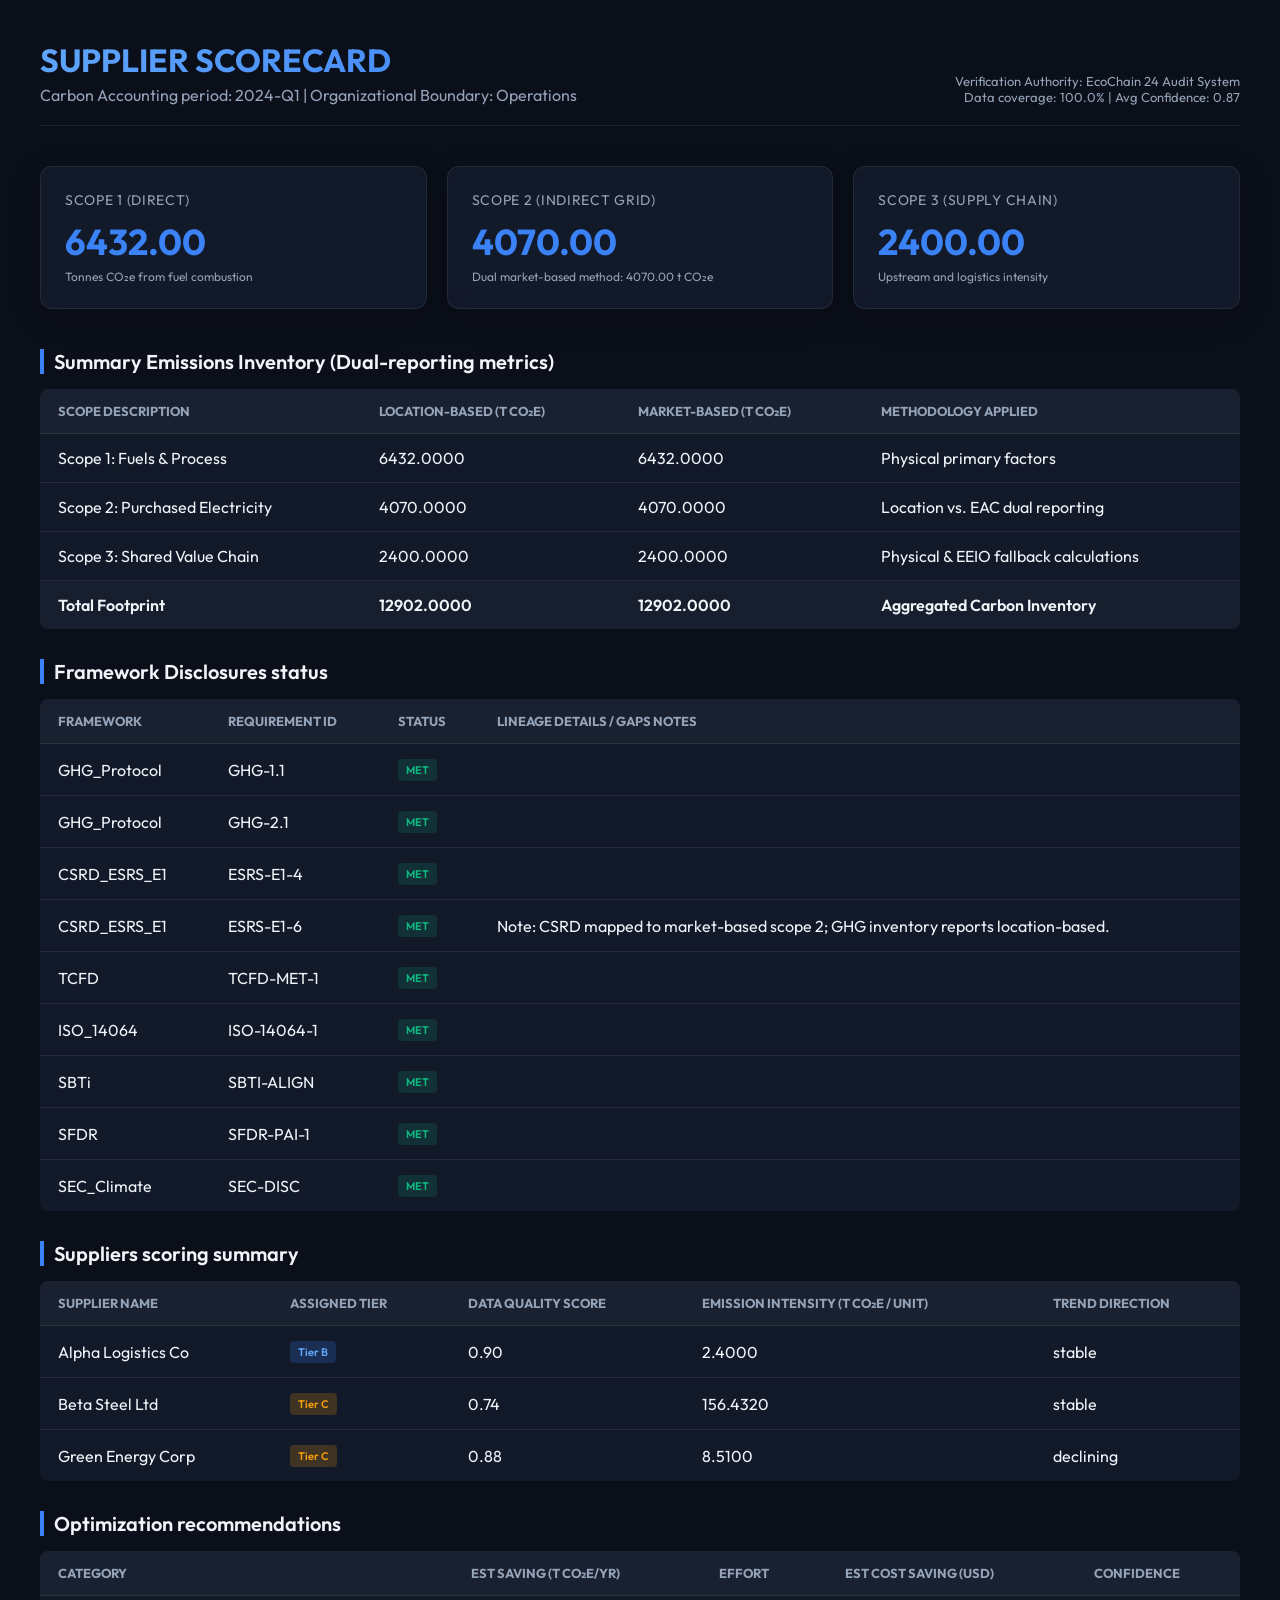
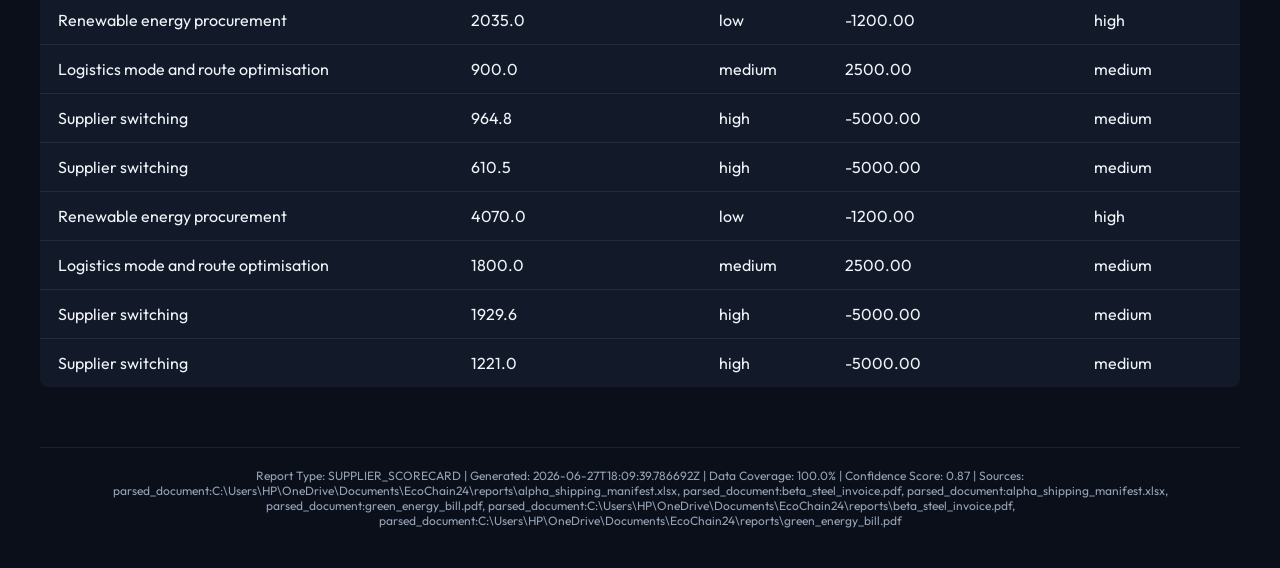
<file: reports/supplier_scorecard_2024-Q1_20260627.html>
<!DOCTYPE html>
<html>
<head>
    <meta charset="utf-8">
    <title>SUPPLIER SCORECARD — EcoChain 24</title>
    <link href="https://fonts.googleapis.com/css2?family=Outfit:wght@300;400;600;700&display=swap" rel="stylesheet">
    <style>
        :root {
            --bg-color: #0b0f19;
            --card-bg: rgba(22, 30, 49, 0.7);
            --accent-glow: rgba(59, 130, 246, 0.15);
            --text-primary: #f1f5f9;
            --text-secondary: #94a3b8;
            --border-color: rgba(255, 255, 255, 0.08);
            --success: #10b981;
            --warning: #f59e0b;
            --danger: #ef4444;
        }
        body {
            background-color: var(--bg-color);
            color: var(--text-primary);
            font-family: 'Outfit', sans-serif;
            margin: 0;
            padding: 40px;
        }
        .header {
            border-bottom: 1px solid var(--border-color);
            padding-bottom: 20px;
            margin-bottom: 40px;
            display: flex;
            justify-content: space-between;
            align-items: flex-end;
        }
        .header h1 {
            margin: 0;
            font-size: 32px;
            font-weight: 700;
            background: linear-gradient(135deg, #60a5fa, #3b82f6);
            -webkit-background-clip: text;
            -webkit-text-fill-color: transparent;
        }
        .header p {
            margin: 5px 0 0 0;
            color: var(--text-secondary);
        }
        .meta-box {
            text-align: right;
            font-size: 13px;
            color: var(--text-secondary);
        }
        .grid {
            display: grid;
            grid-template-columns: repeat(3, 1fr);
            gap: 20px;
            margin-bottom: 40px;
        }
        .card {
            background: var(--card-bg);
            border: 1px solid var(--border-color);
            border-radius: 12px;
            padding: 24px;
            backdrop-filter: blur(10px);
            box-shadow: 0 8px 32px rgba(0, 0, 0, 0.2);
            transition: transform 0.2s ease;
        }
        .card:hover {
            transform: translateY(-2px);
        }
        .metric-title {
            font-size: 14px;
            color: var(--text-secondary);
            text-transform: uppercase;
            letter-spacing: 0.05em;
        }
        .metric-value {
            font-size: 36px;
            font-weight: 700;
            margin-top: 10px;
            color: #3b82f6;
        }
        .metric-sub {
            font-size: 12px;
            color: var(--text-secondary);
            margin-top: 5px;
        }
        .section-title {
            font-size: 20px;
            font-weight: 600;
            margin: 30px 0 15px 0;
            border-left: 4px solid #3b82f6;
            padding-left: 10px;
        }
        table {
            width: 100%;
            border-collapse: collapse;
            margin-bottom: 30px;
            background: var(--card-bg);
            border-radius: 8px;
            overflow: hidden;
        }
        th, td {
            padding: 14px 18px;
            text-align: left;
            border-bottom: 1px solid var(--border-color);
        }
        th {
            background: rgba(255, 255, 255, 0.03);
            color: var(--text-secondary);
            font-size: 13px;
            text-transform: uppercase;
        }
        tr:last-child td {
            border-bottom: none;
        }
        .badge {
            display: inline-block;
            padding: 4px 8px;
            border-radius: 4px;
            font-size: 11px;
            font-weight: 600;
        }
        .badge-met { background: rgba(16, 185, 129, 0.15); color: var(--success); }
        .badge-partial { background: rgba(245, 158, 11, 0.15); color: var(--warning); }
        .badge-gap { background: rgba(239, 68, 68, 0.15); color: var(--danger); }
        
        .badge-a { background: rgba(16, 185, 129, 0.2); color: var(--success); }
        .badge-b { background: rgba(59, 130, 246, 0.2); color: #60a5fa; }
        .badge-c { background: rgba(245, 158, 11, 0.2); color: var(--warning); }
        .badge-d { background: rgba(239, 68, 68, 0.2); color: var(--danger); }

        footer {
            margin-top: 60px;
            border-top: 1px solid var(--border-color);
            padding-top: 20px;
            font-size: 12px;
            color: var(--text-secondary);
            text-align: center;
        }
    </style>
</head>
<body>
    <div class="header">
        <div>
            <h1>SUPPLIER SCORECARD</h1>
            <p>Carbon Accounting period: 2024-Q1 | Organizational Boundary: Operations</p>
        </div>
        <div class="meta-box">
            <div>Verification Authority: EcoChain 24 Audit System</div>
            <div>Data coverage: 100.0% | Avg Confidence: 0.87</div>
        </div>
    </div>
    
    <div class="grid">
        <div class="card">
            <div class="metric-title">Scope 1 (Direct)</div>
            <div class="metric-value">6432.00</div>
            <div class="metric-sub">Tonnes CO₂e from fuel combustion</div>
        </div>
        <div class="card">
            <div class="metric-title">Scope 2 (Indirect Grid)</div>
            <div class="metric-value">4070.00</div>
            <div class="metric-sub">Dual market-based method: 4070.00 t CO₂e</div>
        </div>
        <div class="card">
            <div class="metric-title">Scope 3 (Supply Chain)</div>
            <div class="metric-value">2400.00</div>
            <div class="metric-sub">Upstream and logistics intensity</div>
        </div>
    </div>

    <div class="section-title">Summary Emissions Inventory (Dual-reporting metrics)</div>
    <table>
        <thead>
            <tr>
                <th>Scope Description</th>
                <th>Location-Based (t CO₂e)</th>
                <th>Market-Based (t CO₂e)</th>
                <th>Methodology applied</th>
            </tr>
        </thead>
        <tbody>
            <tr>
                <td>Scope 1: Fuels & Process</td>
                <td>6432.0000</td>
                <td>6432.0000</td>
                <td>Physical primary factors</td>
            </tr>
            <tr>
                <td>Scope 2: Purchased Electricity</td>
                <td>4070.0000</td>
                <td>4070.0000</td>
                <td>Location vs. EAC dual reporting</td>
            </tr>
            <tr>
                <td>Scope 3: Shared Value Chain</td>
                <td>2400.0000</td>
                <td>2400.0000</td>
                <td>Physical & EEIO fallback calculations</td>
            </tr>
            <tr style="font-weight: 600; background: rgba(255,255,255,0.02);">
                <td>Total Footprint</td>
                <td>12902.0000</td>
                <td>12902.0000</td>
                <td>Aggregated Carbon Inventory</td>
            </tr>
        </tbody>
    </table>

    <div class="section-title">Framework Disclosures status</div>
    <table>
        <thead>
            <tr>
                <th>Framework</th>
                <th>Requirement ID</th>
                <th>Status</th>
                <th>Lineage details / Gaps notes</th>
            </tr>
        </thead>
        <tbody>
            <tr>
                <td>GHG_Protocol</td>
                <td>GHG-1.1</td>
                <td><span class="badge badge-met">MET</span></td>
                <td></td>
            </tr><tr>
                <td>GHG_Protocol</td>
                <td>GHG-2.1</td>
                <td><span class="badge badge-met">MET</span></td>
                <td></td>
            </tr><tr>
                <td>CSRD_ESRS_E1</td>
                <td>ESRS-E1-4</td>
                <td><span class="badge badge-met">MET</span></td>
                <td></td>
            </tr><tr>
                <td>CSRD_ESRS_E1</td>
                <td>ESRS-E1-6</td>
                <td><span class="badge badge-met">MET</span></td>
                <td>Note: CSRD mapped to market-based scope 2; GHG inventory reports location-based.</td>
            </tr><tr>
                <td>TCFD</td>
                <td>TCFD-MET-1</td>
                <td><span class="badge badge-met">MET</span></td>
                <td></td>
            </tr><tr>
                <td>ISO_14064</td>
                <td>ISO-14064-1</td>
                <td><span class="badge badge-met">MET</span></td>
                <td></td>
            </tr><tr>
                <td>SBTi</td>
                <td>SBTI-ALIGN</td>
                <td><span class="badge badge-met">MET</span></td>
                <td></td>
            </tr><tr>
                <td>SFDR</td>
                <td>SFDR-PAI-1</td>
                <td><span class="badge badge-met">MET</span></td>
                <td></td>
            </tr><tr>
                <td>SEC_Climate</td>
                <td>SEC-DISC</td>
                <td><span class="badge badge-met">MET</span></td>
                <td></td>
            </tr>
        </tbody>
    </table>

    <div class="section-title">Suppliers scoring summary</div>
    <table>
        <thead>
            <tr>
                <th>Supplier name</th>
                <th>Assigned tier</th>
                <th>Data quality score</th>
                <th>Emission Intensity (t CO₂e / unit)</th>
                <th>Trend direction</th>
            </tr>
        </thead>
        <tbody>
            <tr>
                <td>Alpha Logistics Co</td>
                <td><span class="badge badge-b">Tier B</span></td>
                <td>0.90</td>
                <td>2.4000</td>
                <td>stable</td>
            </tr><tr>
                <td>Beta Steel Ltd</td>
                <td><span class="badge badge-c">Tier C</span></td>
                <td>0.74</td>
                <td>156.4320</td>
                <td>stable</td>
            </tr><tr>
                <td>Green Energy Corp</td>
                <td><span class="badge badge-c">Tier C</span></td>
                <td>0.88</td>
                <td>8.5100</td>
                <td>declining</td>
            </tr>
        </tbody>
    </table>

    <div class="section-title">Optimization recommendations</div>
    <table>
        <thead>
            <tr>
                <th>Category</th>
                <th>Est saving (t CO₂e/yr)</th>
                <th>Effort</th>
                <th>Est cost saving (USD)</th>
                <th>Confidence</th>
            </tr>
        </thead>
        <tbody>
            <tr>
                <td>Renewable energy procurement</td>
                <td>2035.0</td>
                <td>low</td>
                <td>-1200.00</td>
                <td>high</td>
            </tr><tr>
                <td>Logistics mode and route optimisation</td>
                <td>900.0</td>
                <td>medium</td>
                <td>2500.00</td>
                <td>medium</td>
            </tr><tr>
                <td>Supplier switching</td>
                <td>964.8</td>
                <td>high</td>
                <td>-5000.00</td>
                <td>medium</td>
            </tr><tr>
                <td>Supplier switching</td>
                <td>610.5</td>
                <td>high</td>
                <td>-5000.00</td>
                <td>medium</td>
            </tr><tr>
                <td>Renewable energy procurement</td>
                <td>4070.0</td>
                <td>low</td>
                <td>-1200.00</td>
                <td>high</td>
            </tr><tr>
                <td>Logistics mode and route optimisation</td>
                <td>1800.0</td>
                <td>medium</td>
                <td>2500.00</td>
                <td>medium</td>
            </tr><tr>
                <td>Supplier switching</td>
                <td>1929.6</td>
                <td>high</td>
                <td>-5000.00</td>
                <td>medium</td>
            </tr><tr>
                <td>Supplier switching</td>
                <td>1221.0</td>
                <td>high</td>
                <td>-5000.00</td>
                <td>medium</td>
            </tr>
        </tbody>
    </table>

    <footer>
        Report Type: SUPPLIER_SCORECARD | Generated: 2026-06-27T18:09:39.786692Z | Data Coverage: 100.0% | Confidence Score: 0.87 | Sources: parsed_document:C:\Users\HP\OneDrive\Documents\EcoChain24\reports\alpha_shipping_manifest.xlsx, parsed_document:beta_steel_invoice.pdf, parsed_document:alpha_shipping_manifest.xlsx, parsed_document:green_energy_bill.pdf, parsed_document:C:\Users\HP\OneDrive\Documents\EcoChain24\reports\beta_steel_invoice.pdf, parsed_document:C:\Users\HP\OneDrive\Documents\EcoChain24\reports\green_energy_bill.pdf
    </footer>
</body>
</html>
</file>
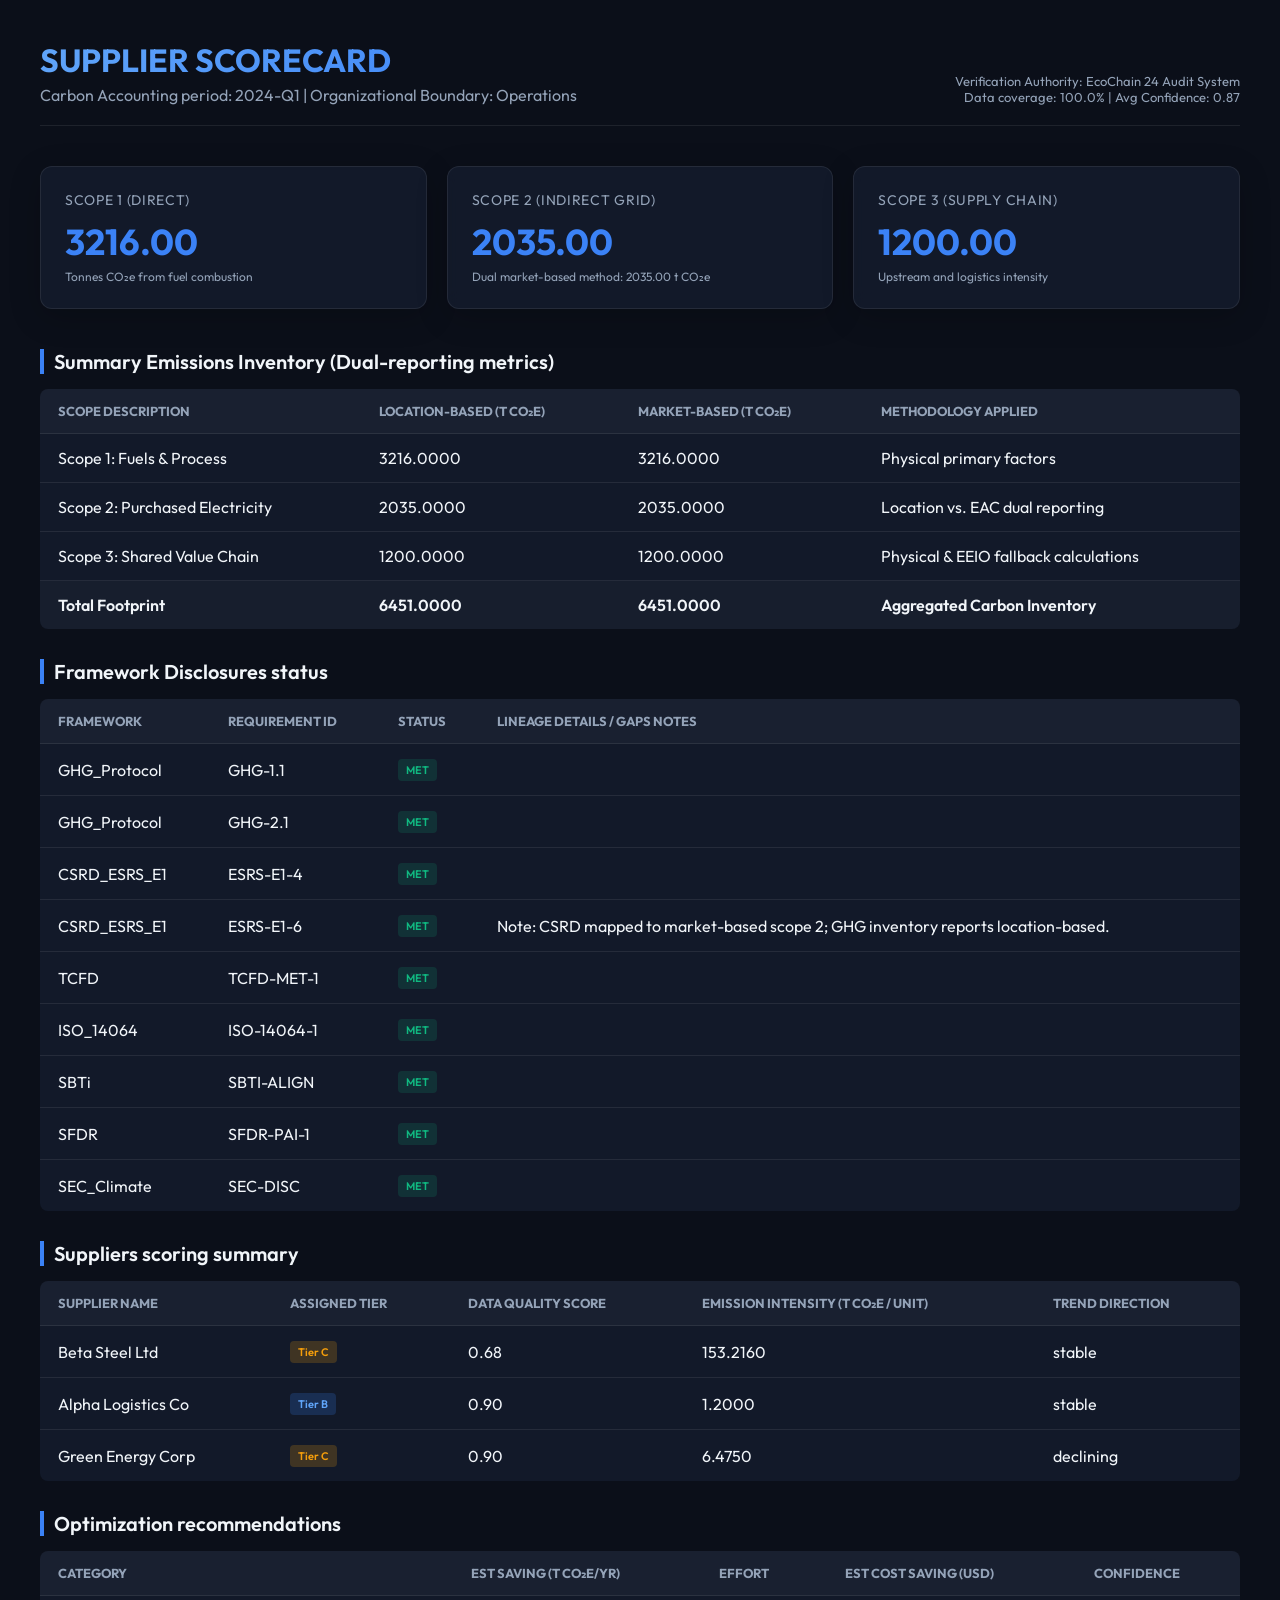
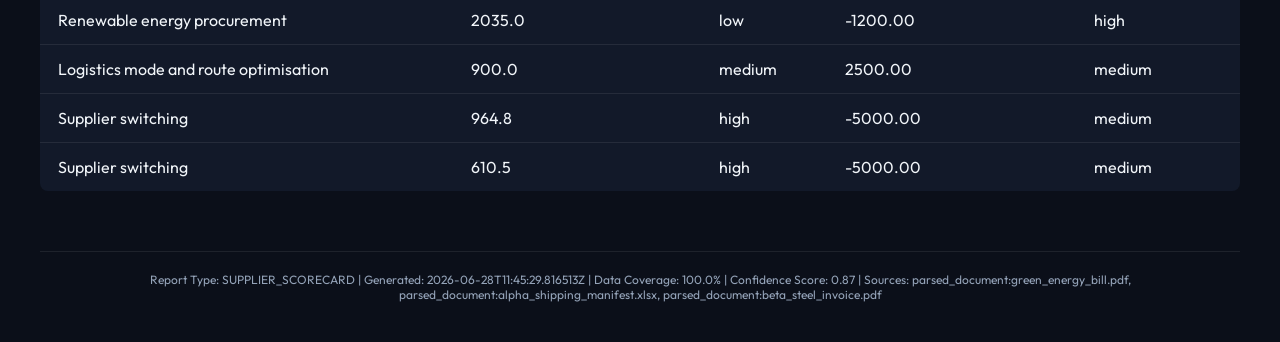
<file: reports/supplier_scorecard_2024-Q1_20260628.html>
<!DOCTYPE html>
<html>
<head>
    <meta charset="utf-8">
    <title>SUPPLIER SCORECARD — EcoChain 24</title>
    <link href="https://fonts.googleapis.com/css2?family=Outfit:wght@300;400;600;700&display=swap" rel="stylesheet">
    <style>
        :root {
            --bg-color: #0b0f19;
            --card-bg: rgba(22, 30, 49, 0.7);
            --accent-glow: rgba(59, 130, 246, 0.15);
            --text-primary: #f1f5f9;
            --text-secondary: #94a3b8;
            --border-color: rgba(255, 255, 255, 0.08);
            --success: #10b981;
            --warning: #f59e0b;
            --danger: #ef4444;
        }
        body {
            background-color: var(--bg-color);
            color: var(--text-primary);
            font-family: 'Outfit', sans-serif;
            margin: 0;
            padding: 40px;
        }
        .header {
            border-bottom: 1px solid var(--border-color);
            padding-bottom: 20px;
            margin-bottom: 40px;
            display: flex;
            justify-content: space-between;
            align-items: flex-end;
        }
        .header h1 {
            margin: 0;
            font-size: 32px;
            font-weight: 700;
            background: linear-gradient(135deg, #60a5fa, #3b82f6);
            background-clip: text;
            -webkit-background-clip: text;
            -webkit-text-fill-color: transparent;
        }
        .header p {
            margin: 5px 0 0 0;
            color: var(--text-secondary);
        }
        .meta-box {
            text-align: right;
            font-size: 13px;
            color: var(--text-secondary);
        }
        .grid {
            display: grid;
            grid-template-columns: repeat(3, 1fr);
            gap: 20px;
            margin-bottom: 40px;
        }
        .card {
            background: var(--card-bg);
            border: 1px solid var(--border-color);
            border-radius: 12px;
            padding: 24px;
            backdrop-filter: blur(10px);
            box-shadow: 0 8px 32px rgba(0, 0, 0, 0.2);
            transition: transform 0.2s ease;
        }
        .card:hover {
            transform: translateY(-2px);
        }
        .metric-title {
            font-size: 14px;
            color: var(--text-secondary);
            text-transform: uppercase;
            letter-spacing: 0.05em;
        }
        .metric-value {
            font-size: 36px;
            font-weight: 700;
            margin-top: 10px;
            color: #3b82f6;
        }
        .metric-sub {
            font-size: 12px;
            color: var(--text-secondary);
            margin-top: 5px;
        }
        .section-title {
            font-size: 20px;
            font-weight: 600;
            margin: 30px 0 15px 0;
            border-left: 4px solid #3b82f6;
            padding-left: 10px;
        }
        table {
            width: 100%;
            border-collapse: collapse;
            margin-bottom: 30px;
            background: var(--card-bg);
            border-radius: 8px;
            overflow: hidden;
        }
        th, td {
            padding: 14px 18px;
            text-align: left;
            border-bottom: 1px solid var(--border-color);
        }
        th {
            background: rgba(255, 255, 255, 0.03);
            color: var(--text-secondary);
            font-size: 13px;
            text-transform: uppercase;
        }
        tr:last-child td {
            border-bottom: none;
        }
        .badge {
            display: inline-block;
            padding: 4px 8px;
            border-radius: 4px;
            font-size: 11px;
            font-weight: 600;
        }
        .badge-met { background: rgba(16, 185, 129, 0.15); color: var(--success); }
        .badge-partial { background: rgba(245, 158, 11, 0.15); color: var(--warning); }
        .badge-gap { background: rgba(239, 68, 68, 0.15); color: var(--danger); }
        
        .badge-a { background: rgba(16, 185, 129, 0.2); color: var(--success); }
        .badge-b { background: rgba(59, 130, 246, 0.2); color: #60a5fa; }
        .badge-c { background: rgba(245, 158, 11, 0.2); color: var(--warning); }
        .badge-d { background: rgba(239, 68, 68, 0.2); color: var(--danger); }

        footer {
            margin-top: 60px;
            border-top: 1px solid var(--border-color);
            padding-top: 20px;
            font-size: 12px;
            color: var(--text-secondary);
            text-align: center;
        }
    </style>
</head>
<body>
    <div class="header">
        <div>
            <h1>SUPPLIER SCORECARD</h1>
            <p>Carbon Accounting period: 2024-Q1 | Organizational Boundary: Operations</p>
        </div>
        <div class="meta-box">
            <div>Verification Authority: EcoChain 24 Audit System</div>
            <div>Data coverage: 100.0% | Avg Confidence: 0.87</div>
        </div>
    </div>
    
    <div class="grid">
        <div class="card">
            <div class="metric-title">Scope 1 (Direct)</div>
            <div class="metric-value">3216.00</div>
            <div class="metric-sub">Tonnes CO₂e from fuel combustion</div>
        </div>
        <div class="card">
            <div class="metric-title">Scope 2 (Indirect Grid)</div>
            <div class="metric-value">2035.00</div>
            <div class="metric-sub">Dual market-based method: 2035.00 t CO₂e</div>
        </div>
        <div class="card">
            <div class="metric-title">Scope 3 (Supply Chain)</div>
            <div class="metric-value">1200.00</div>
            <div class="metric-sub">Upstream and logistics intensity</div>
        </div>
    </div>

    <div class="section-title">Summary Emissions Inventory (Dual-reporting metrics)</div>
    <table>
        <thead>
            <tr>
                <th>Scope Description</th>
                <th>Location-Based (t CO₂e)</th>
                <th>Market-Based (t CO₂e)</th>
                <th>Methodology applied</th>
            </tr>
        </thead>
        <tbody>
            <tr>
                <td>Scope 1: Fuels & Process</td>
                <td>3216.0000</td>
                <td>3216.0000</td>
                <td>Physical primary factors</td>
            </tr>
            <tr>
                <td>Scope 2: Purchased Electricity</td>
                <td>2035.0000</td>
                <td>2035.0000</td>
                <td>Location vs. EAC dual reporting</td>
            </tr>
            <tr>
                <td>Scope 3: Shared Value Chain</td>
                <td>1200.0000</td>
                <td>1200.0000</td>
                <td>Physical & EEIO fallback calculations</td>
            </tr>
            <tr style="font-weight: 600; background: rgba(255,255,255,0.02);">
                <td>Total Footprint</td>
                <td>6451.0000</td>
                <td>6451.0000</td>
                <td>Aggregated Carbon Inventory</td>
            </tr>
        </tbody>
    </table>

    <div class="section-title">Framework Disclosures status</div>
    <table>
        <thead>
            <tr>
                <th>Framework</th>
                <th>Requirement ID</th>
                <th>Status</th>
                <th>Lineage details / Gaps notes</th>
            </tr>
        </thead>
        <tbody>
            <tr>
                <td>GHG_Protocol</td>
                <td>GHG-1.1</td>
                <td><span class="badge badge-met">MET</span></td>
                <td></td>
            </tr><tr>
                <td>GHG_Protocol</td>
                <td>GHG-2.1</td>
                <td><span class="badge badge-met">MET</span></td>
                <td></td>
            </tr><tr>
                <td>CSRD_ESRS_E1</td>
                <td>ESRS-E1-4</td>
                <td><span class="badge badge-met">MET</span></td>
                <td></td>
            </tr><tr>
                <td>CSRD_ESRS_E1</td>
                <td>ESRS-E1-6</td>
                <td><span class="badge badge-met">MET</span></td>
                <td>Note: CSRD mapped to market-based scope 2; GHG inventory reports location-based.</td>
            </tr><tr>
                <td>TCFD</td>
                <td>TCFD-MET-1</td>
                <td><span class="badge badge-met">MET</span></td>
                <td></td>
            </tr><tr>
                <td>ISO_14064</td>
                <td>ISO-14064-1</td>
                <td><span class="badge badge-met">MET</span></td>
                <td></td>
            </tr><tr>
                <td>SBTi</td>
                <td>SBTI-ALIGN</td>
                <td><span class="badge badge-met">MET</span></td>
                <td></td>
            </tr><tr>
                <td>SFDR</td>
                <td>SFDR-PAI-1</td>
                <td><span class="badge badge-met">MET</span></td>
                <td></td>
            </tr><tr>
                <td>SEC_Climate</td>
                <td>SEC-DISC</td>
                <td><span class="badge badge-met">MET</span></td>
                <td></td>
            </tr>
        </tbody>
    </table>

    <div class="section-title">Suppliers scoring summary</div>
    <table>
        <thead>
            <tr>
                <th>Supplier name</th>
                <th>Assigned tier</th>
                <th>Data quality score</th>
                <th>Emission Intensity (t CO₂e / unit)</th>
                <th>Trend direction</th>
            </tr>
        </thead>
        <tbody>
            <tr>
                <td>Beta Steel Ltd</td>
                <td><span class="badge badge-c">Tier C</span></td>
                <td>0.68</td>
                <td>153.2160</td>
                <td>stable</td>
            </tr><tr>
                <td>Alpha Logistics Co</td>
                <td><span class="badge badge-b">Tier B</span></td>
                <td>0.90</td>
                <td>1.2000</td>
                <td>stable</td>
            </tr><tr>
                <td>Green Energy Corp</td>
                <td><span class="badge badge-c">Tier C</span></td>
                <td>0.90</td>
                <td>6.4750</td>
                <td>declining</td>
            </tr>
        </tbody>
    </table>

    <div class="section-title">Optimization recommendations</div>
    <table>
        <thead>
            <tr>
                <th>Category</th>
                <th>Est saving (t CO₂e/yr)</th>
                <th>Effort</th>
                <th>Est cost saving (USD)</th>
                <th>Confidence</th>
            </tr>
        </thead>
        <tbody>
            <tr>
                <td>Renewable energy procurement</td>
                <td>2035.0</td>
                <td>low</td>
                <td>-1200.00</td>
                <td>high</td>
            </tr><tr>
                <td>Logistics mode and route optimisation</td>
                <td>900.0</td>
                <td>medium</td>
                <td>2500.00</td>
                <td>medium</td>
            </tr><tr>
                <td>Supplier switching</td>
                <td>964.8</td>
                <td>high</td>
                <td>-5000.00</td>
                <td>medium</td>
            </tr><tr>
                <td>Supplier switching</td>
                <td>610.5</td>
                <td>high</td>
                <td>-5000.00</td>
                <td>medium</td>
            </tr>
        </tbody>
    </table>

    <footer>
        Report Type: SUPPLIER_SCORECARD | Generated: 2026-06-28T11:45:29.816513Z | Data Coverage: 100.0% | Confidence Score: 0.87 | Sources: parsed_document:green_energy_bill.pdf, parsed_document:alpha_shipping_manifest.xlsx, parsed_document:beta_steel_invoice.pdf
    </footer>
</body>
</html>
</file>
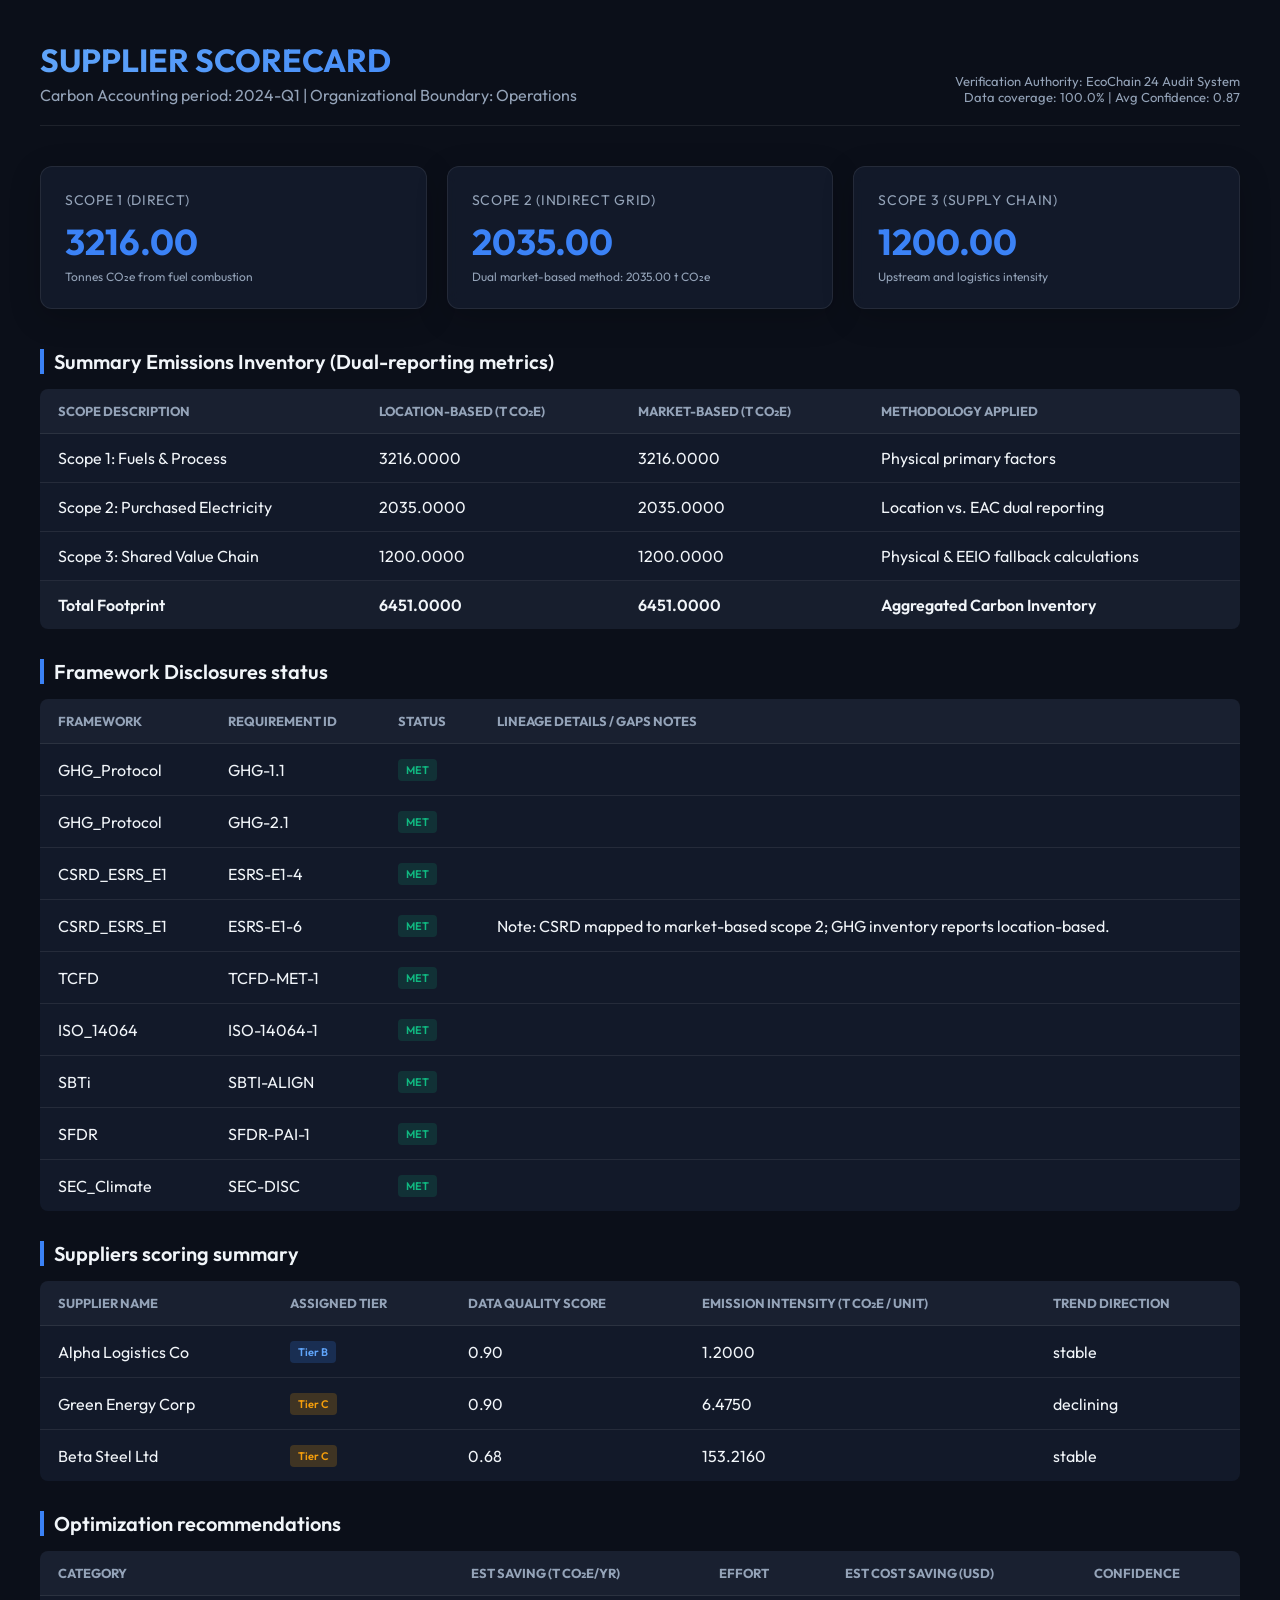
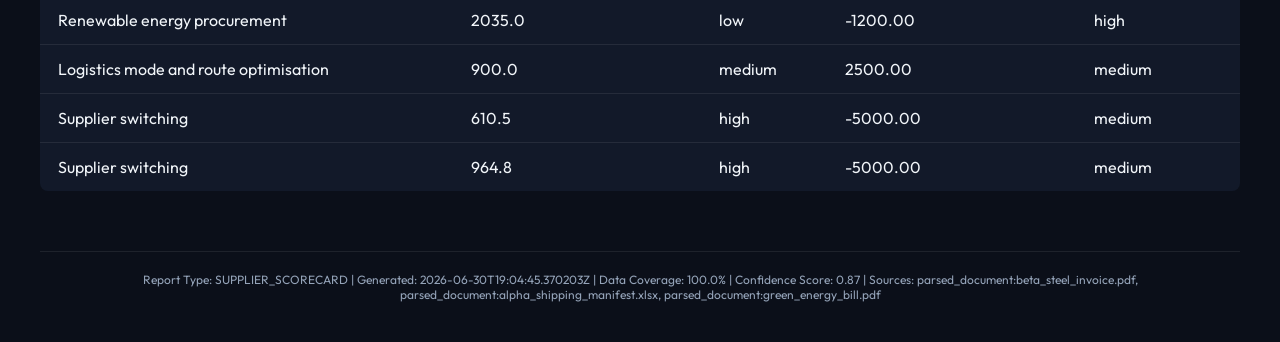
<file: reports/supplier_scorecard_2024-Q1_20260630.html>
<!DOCTYPE html>
<html>
<head>
    <meta charset="utf-8">
    <title>SUPPLIER SCORECARD — EcoChain 24</title>
    <link href="https://fonts.googleapis.com/css2?family=Outfit:wght@300;400;600;700&display=swap" rel="stylesheet">
    <style>
        :root {
            --bg-color: #0b0f19;
            --card-bg: rgba(22, 30, 49, 0.7);
            --accent-glow: rgba(59, 130, 246, 0.15);
            --text-primary: #f1f5f9;
            --text-secondary: #94a3b8;
            --border-color: rgba(255, 255, 255, 0.08);
            --success: #10b981;
            --warning: #f59e0b;
            --danger: #ef4444;
        }
        body {
            background-color: var(--bg-color);
            color: var(--text-primary);
            font-family: 'Outfit', sans-serif;
            margin: 0;
            padding: 40px;
        }
        .header {
            border-bottom: 1px solid var(--border-color);
            padding-bottom: 20px;
            margin-bottom: 40px;
            display: flex;
            justify-content: space-between;
            align-items: flex-end;
        }
        .header h1 {
            margin: 0;
            font-size: 32px;
            font-weight: 700;
            background: linear-gradient(135deg, #60a5fa, #3b82f6);
            background-clip: text;
            -webkit-background-clip: text;
            -webkit-text-fill-color: transparent;
        }
        .header p {
            margin: 5px 0 0 0;
            color: var(--text-secondary);
        }
        .meta-box {
            text-align: right;
            font-size: 13px;
            color: var(--text-secondary);
        }
        .grid {
            display: grid;
            grid-template-columns: repeat(3, 1fr);
            gap: 20px;
            margin-bottom: 40px;
        }
        .card {
            background: var(--card-bg);
            border: 1px solid var(--border-color);
            border-radius: 12px;
            padding: 24px;
            backdrop-filter: blur(10px);
            box-shadow: 0 8px 32px rgba(0, 0, 0, 0.2);
            transition: transform 0.2s ease;
        }
        .card:hover {
            transform: translateY(-2px);
        }
        .metric-title {
            font-size: 14px;
            color: var(--text-secondary);
            text-transform: uppercase;
            letter-spacing: 0.05em;
        }
        .metric-value {
            font-size: 36px;
            font-weight: 700;
            margin-top: 10px;
            color: #3b82f6;
        }
        .metric-sub {
            font-size: 12px;
            color: var(--text-secondary);
            margin-top: 5px;
        }
        .section-title {
            font-size: 20px;
            font-weight: 600;
            margin: 30px 0 15px 0;
            border-left: 4px solid #3b82f6;
            padding-left: 10px;
        }
        table {
            width: 100%;
            border-collapse: collapse;
            margin-bottom: 30px;
            background: var(--card-bg);
            border-radius: 8px;
            overflow: hidden;
        }
        th, td {
            padding: 14px 18px;
            text-align: left;
            border-bottom: 1px solid var(--border-color);
        }
        th {
            background: rgba(255, 255, 255, 0.03);
            color: var(--text-secondary);
            font-size: 13px;
            text-transform: uppercase;
        }
        tr:last-child td {
            border-bottom: none;
        }
        .badge {
            display: inline-block;
            padding: 4px 8px;
            border-radius: 4px;
            font-size: 11px;
            font-weight: 600;
        }
        .badge-met { background: rgba(16, 185, 129, 0.15); color: var(--success); }
        .badge-partial { background: rgba(245, 158, 11, 0.15); color: var(--warning); }
        .badge-gap { background: rgba(239, 68, 68, 0.15); color: var(--danger); }
        
        .badge-a { background: rgba(16, 185, 129, 0.2); color: var(--success); }
        .badge-b { background: rgba(59, 130, 246, 0.2); color: #60a5fa; }
        .badge-c { background: rgba(245, 158, 11, 0.2); color: var(--warning); }
        .badge-d { background: rgba(239, 68, 68, 0.2); color: var(--danger); }

        footer {
            margin-top: 60px;
            border-top: 1px solid var(--border-color);
            padding-top: 20px;
            font-size: 12px;
            color: var(--text-secondary);
            text-align: center;
        }
    </style>
</head>
<body>
    <div class="header">
        <div>
            <h1>SUPPLIER SCORECARD</h1>
            <p>Carbon Accounting period: 2024-Q1 | Organizational Boundary: Operations</p>
        </div>
        <div class="meta-box">
            <div>Verification Authority: EcoChain 24 Audit System</div>
            <div>Data coverage: 100.0% | Avg Confidence: 0.87</div>
        </div>
    </div>
    
    <div class="grid">
        <div class="card">
            <div class="metric-title">Scope 1 (Direct)</div>
            <div class="metric-value">3216.00</div>
            <div class="metric-sub">Tonnes CO₂e from fuel combustion</div>
        </div>
        <div class="card">
            <div class="metric-title">Scope 2 (Indirect Grid)</div>
            <div class="metric-value">2035.00</div>
            <div class="metric-sub">Dual market-based method: 2035.00 t CO₂e</div>
        </div>
        <div class="card">
            <div class="metric-title">Scope 3 (Supply Chain)</div>
            <div class="metric-value">1200.00</div>
            <div class="metric-sub">Upstream and logistics intensity</div>
        </div>
    </div>

    <div class="section-title">Summary Emissions Inventory (Dual-reporting metrics)</div>
    <table>
        <thead>
            <tr>
                <th>Scope Description</th>
                <th>Location-Based (t CO₂e)</th>
                <th>Market-Based (t CO₂e)</th>
                <th>Methodology applied</th>
            </tr>
        </thead>
        <tbody>
            <tr>
                <td>Scope 1: Fuels & Process</td>
                <td>3216.0000</td>
                <td>3216.0000</td>
                <td>Physical primary factors</td>
            </tr>
            <tr>
                <td>Scope 2: Purchased Electricity</td>
                <td>2035.0000</td>
                <td>2035.0000</td>
                <td>Location vs. EAC dual reporting</td>
            </tr>
            <tr>
                <td>Scope 3: Shared Value Chain</td>
                <td>1200.0000</td>
                <td>1200.0000</td>
                <td>Physical & EEIO fallback calculations</td>
            </tr>
            <tr style="font-weight: 600; background: rgba(255,255,255,0.02);">
                <td>Total Footprint</td>
                <td>6451.0000</td>
                <td>6451.0000</td>
                <td>Aggregated Carbon Inventory</td>
            </tr>
        </tbody>
    </table>

    <div class="section-title">Framework Disclosures status</div>
    <table>
        <thead>
            <tr>
                <th>Framework</th>
                <th>Requirement ID</th>
                <th>Status</th>
                <th>Lineage details / Gaps notes</th>
            </tr>
        </thead>
        <tbody>
            <tr>
                <td>GHG_Protocol</td>
                <td>GHG-1.1</td>
                <td><span class="badge badge-met">MET</span></td>
                <td></td>
            </tr><tr>
                <td>GHG_Protocol</td>
                <td>GHG-2.1</td>
                <td><span class="badge badge-met">MET</span></td>
                <td></td>
            </tr><tr>
                <td>CSRD_ESRS_E1</td>
                <td>ESRS-E1-4</td>
                <td><span class="badge badge-met">MET</span></td>
                <td></td>
            </tr><tr>
                <td>CSRD_ESRS_E1</td>
                <td>ESRS-E1-6</td>
                <td><span class="badge badge-met">MET</span></td>
                <td>Note: CSRD mapped to market-based scope 2; GHG inventory reports location-based.</td>
            </tr><tr>
                <td>TCFD</td>
                <td>TCFD-MET-1</td>
                <td><span class="badge badge-met">MET</span></td>
                <td></td>
            </tr><tr>
                <td>ISO_14064</td>
                <td>ISO-14064-1</td>
                <td><span class="badge badge-met">MET</span></td>
                <td></td>
            </tr><tr>
                <td>SBTi</td>
                <td>SBTI-ALIGN</td>
                <td><span class="badge badge-met">MET</span></td>
                <td></td>
            </tr><tr>
                <td>SFDR</td>
                <td>SFDR-PAI-1</td>
                <td><span class="badge badge-met">MET</span></td>
                <td></td>
            </tr><tr>
                <td>SEC_Climate</td>
                <td>SEC-DISC</td>
                <td><span class="badge badge-met">MET</span></td>
                <td></td>
            </tr>
        </tbody>
    </table>

    <div class="section-title">Suppliers scoring summary</div>
    <table>
        <thead>
            <tr>
                <th>Supplier name</th>
                <th>Assigned tier</th>
                <th>Data quality score</th>
                <th>Emission Intensity (t CO₂e / unit)</th>
                <th>Trend direction</th>
            </tr>
        </thead>
        <tbody>
            <tr>
                <td>Alpha Logistics Co</td>
                <td><span class="badge badge-b">Tier B</span></td>
                <td>0.90</td>
                <td>1.2000</td>
                <td>stable</td>
            </tr><tr>
                <td>Green Energy Corp</td>
                <td><span class="badge badge-c">Tier C</span></td>
                <td>0.90</td>
                <td>6.4750</td>
                <td>declining</td>
            </tr><tr>
                <td>Beta Steel Ltd</td>
                <td><span class="badge badge-c">Tier C</span></td>
                <td>0.68</td>
                <td>153.2160</td>
                <td>stable</td>
            </tr>
        </tbody>
    </table>

    <div class="section-title">Optimization recommendations</div>
    <table>
        <thead>
            <tr>
                <th>Category</th>
                <th>Est saving (t CO₂e/yr)</th>
                <th>Effort</th>
                <th>Est cost saving (USD)</th>
                <th>Confidence</th>
            </tr>
        </thead>
        <tbody>
            <tr>
                <td>Renewable energy procurement</td>
                <td>2035.0</td>
                <td>low</td>
                <td>-1200.00</td>
                <td>high</td>
            </tr><tr>
                <td>Logistics mode and route optimisation</td>
                <td>900.0</td>
                <td>medium</td>
                <td>2500.00</td>
                <td>medium</td>
            </tr><tr>
                <td>Supplier switching</td>
                <td>610.5</td>
                <td>high</td>
                <td>-5000.00</td>
                <td>medium</td>
            </tr><tr>
                <td>Supplier switching</td>
                <td>964.8</td>
                <td>high</td>
                <td>-5000.00</td>
                <td>medium</td>
            </tr>
        </tbody>
    </table>

    <footer>
        Report Type: SUPPLIER_SCORECARD | Generated: 2026-06-30T19:04:45.370203Z | Data Coverage: 100.0% | Confidence Score: 0.87 | Sources: parsed_document:beta_steel_invoice.pdf, parsed_document:alpha_shipping_manifest.xlsx, parsed_document:green_energy_bill.pdf
    </footer>
</body>
</html>
</file>
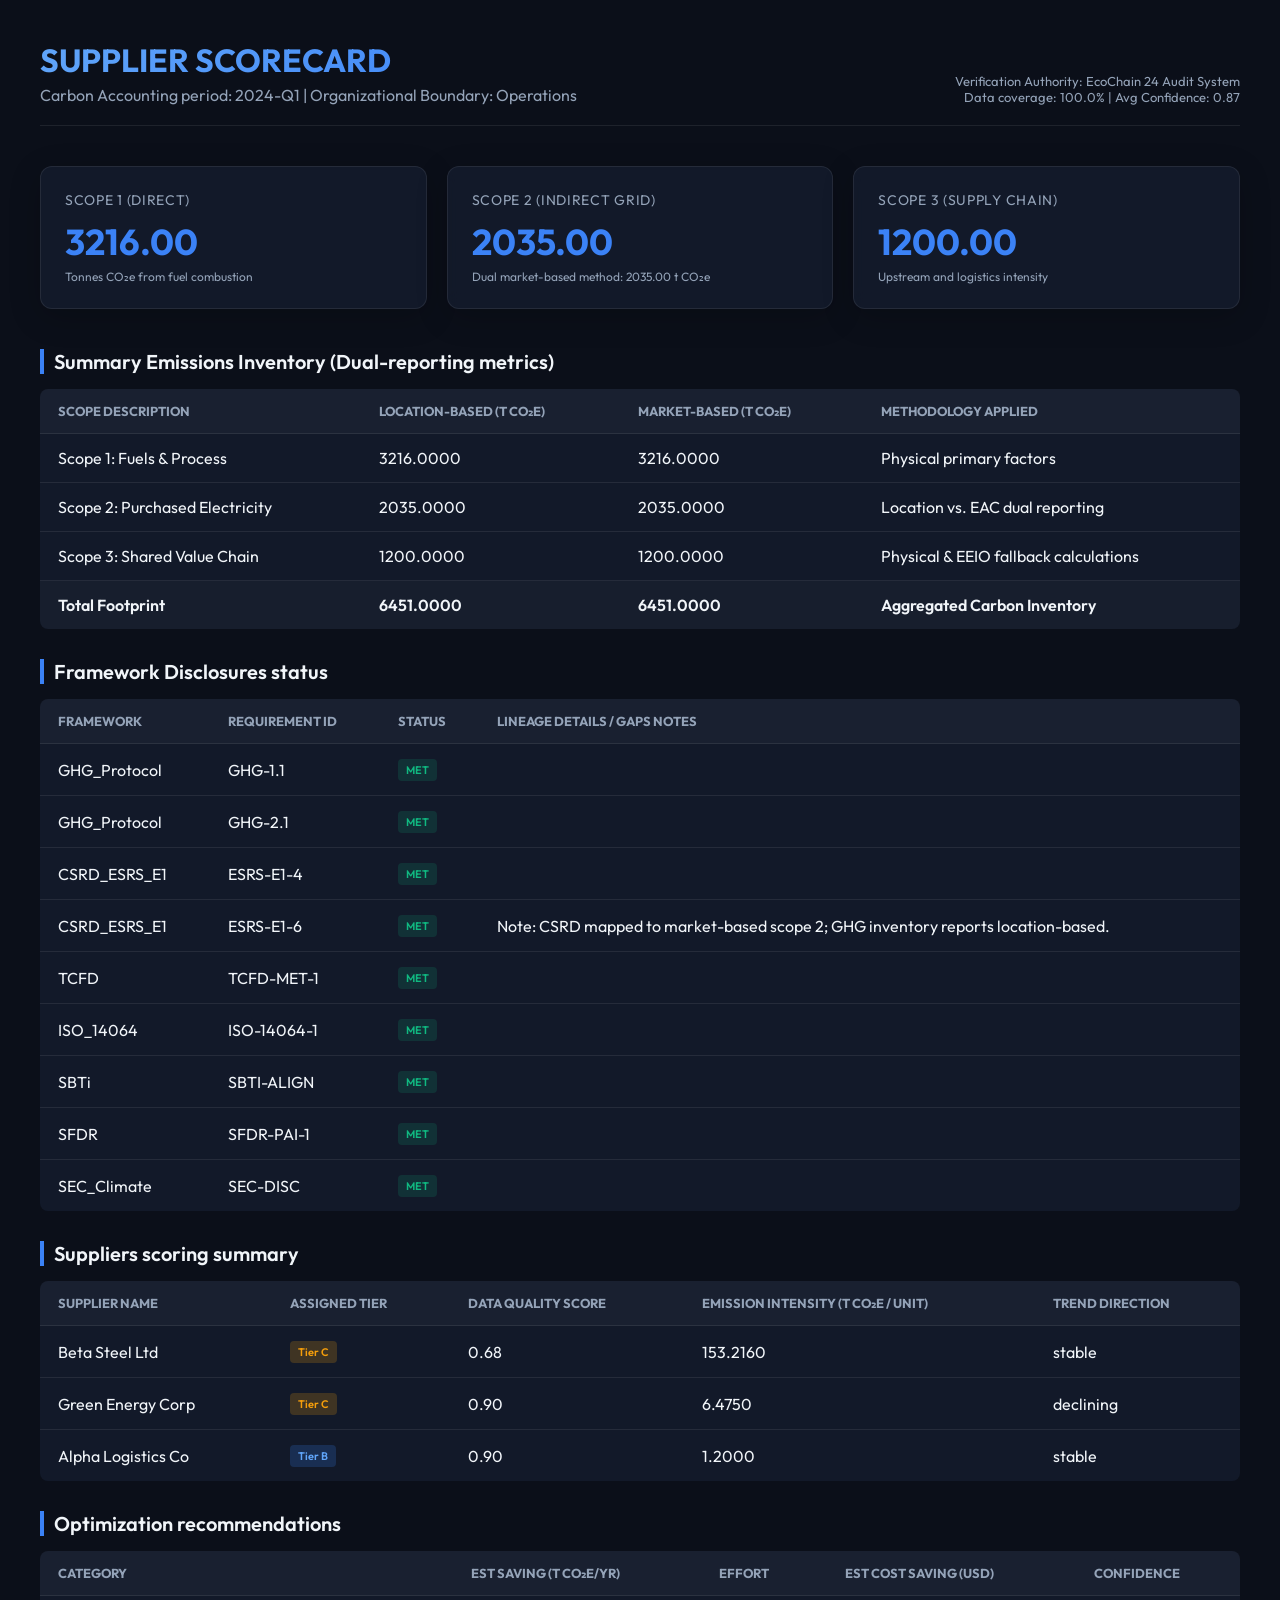
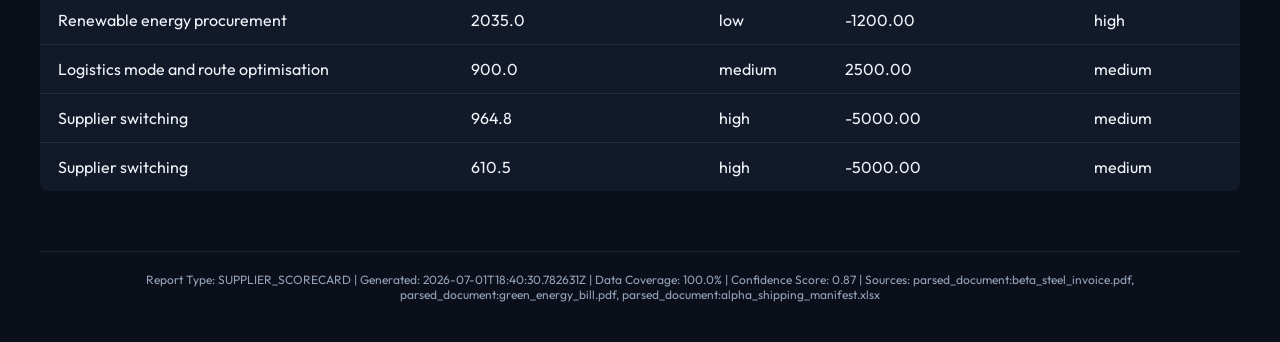
<file: reports/supplier_scorecard_2024-Q1_20260701.html>
<!DOCTYPE html>
<html>
<head>
    <meta charset="utf-8">
    <title>SUPPLIER SCORECARD — EcoChain 24</title>
    <link href="https://fonts.googleapis.com/css2?family=Outfit:wght@300;400;600;700&display=swap" rel="stylesheet">
    <style>
        :root {
            --bg-color: #0b0f19;
            --card-bg: rgba(22, 30, 49, 0.7);
            --accent-glow: rgba(59, 130, 246, 0.15);
            --text-primary: #f1f5f9;
            --text-secondary: #94a3b8;
            --border-color: rgba(255, 255, 255, 0.08);
            --success: #10b981;
            --warning: #f59e0b;
            --danger: #ef4444;
        }
        body {
            background-color: var(--bg-color);
            color: var(--text-primary);
            font-family: 'Outfit', sans-serif;
            margin: 0;
            padding: 40px;
        }
        .header {
            border-bottom: 1px solid var(--border-color);
            padding-bottom: 20px;
            margin-bottom: 40px;
            display: flex;
            justify-content: space-between;
            align-items: flex-end;
        }
        .header h1 {
            margin: 0;
            font-size: 32px;
            font-weight: 700;
            background: linear-gradient(135deg, #60a5fa, #3b82f6);
            background-clip: text;
            -webkit-background-clip: text;
            -webkit-text-fill-color: transparent;
        }
        .header p {
            margin: 5px 0 0 0;
            color: var(--text-secondary);
        }
        .meta-box {
            text-align: right;
            font-size: 13px;
            color: var(--text-secondary);
        }
        .grid {
            display: grid;
            grid-template-columns: repeat(3, 1fr);
            gap: 20px;
            margin-bottom: 40px;
        }
        .card {
            background: var(--card-bg);
            border: 1px solid var(--border-color);
            border-radius: 12px;
            padding: 24px;
            backdrop-filter: blur(10px);
            box-shadow: 0 8px 32px rgba(0, 0, 0, 0.2);
            transition: transform 0.2s ease;
        }
        .card:hover {
            transform: translateY(-2px);
        }
        .metric-title {
            font-size: 14px;
            color: var(--text-secondary);
            text-transform: uppercase;
            letter-spacing: 0.05em;
        }
        .metric-value {
            font-size: 36px;
            font-weight: 700;
            margin-top: 10px;
            color: #3b82f6;
        }
        .metric-sub {
            font-size: 12px;
            color: var(--text-secondary);
            margin-top: 5px;
        }
        .section-title {
            font-size: 20px;
            font-weight: 600;
            margin: 30px 0 15px 0;
            border-left: 4px solid #3b82f6;
            padding-left: 10px;
        }
        table {
            width: 100%;
            border-collapse: collapse;
            margin-bottom: 30px;
            background: var(--card-bg);
            border-radius: 8px;
            overflow: hidden;
        }
        th, td {
            padding: 14px 18px;
            text-align: left;
            border-bottom: 1px solid var(--border-color);
        }
        th {
            background: rgba(255, 255, 255, 0.03);
            color: var(--text-secondary);
            font-size: 13px;
            text-transform: uppercase;
        }
        tr:last-child td {
            border-bottom: none;
        }
        .badge {
            display: inline-block;
            padding: 4px 8px;
            border-radius: 4px;
            font-size: 11px;
            font-weight: 600;
        }
        .badge-met { background: rgba(16, 185, 129, 0.15); color: var(--success); }
        .badge-partial { background: rgba(245, 158, 11, 0.15); color: var(--warning); }
        .badge-gap { background: rgba(239, 68, 68, 0.15); color: var(--danger); }
        
        .badge-a { background: rgba(16, 185, 129, 0.2); color: var(--success); }
        .badge-b { background: rgba(59, 130, 246, 0.2); color: #60a5fa; }
        .badge-c { background: rgba(245, 158, 11, 0.2); color: var(--warning); }
        .badge-d { background: rgba(239, 68, 68, 0.2); color: var(--danger); }

        footer {
            margin-top: 60px;
            border-top: 1px solid var(--border-color);
            padding-top: 20px;
            font-size: 12px;
            color: var(--text-secondary);
            text-align: center;
        }
    </style>
</head>
<body>
    <div class="header">
        <div>
            <h1>SUPPLIER SCORECARD</h1>
            <p>Carbon Accounting period: 2024-Q1 | Organizational Boundary: Operations</p>
        </div>
        <div class="meta-box">
            <div>Verification Authority: EcoChain 24 Audit System</div>
            <div>Data coverage: 100.0% | Avg Confidence: 0.87</div>
        </div>
    </div>
    
    <div class="grid">
        <div class="card">
            <div class="metric-title">Scope 1 (Direct)</div>
            <div class="metric-value">3216.00</div>
            <div class="metric-sub">Tonnes CO₂e from fuel combustion</div>
        </div>
        <div class="card">
            <div class="metric-title">Scope 2 (Indirect Grid)</div>
            <div class="metric-value">2035.00</div>
            <div class="metric-sub">Dual market-based method: 2035.00 t CO₂e</div>
        </div>
        <div class="card">
            <div class="metric-title">Scope 3 (Supply Chain)</div>
            <div class="metric-value">1200.00</div>
            <div class="metric-sub">Upstream and logistics intensity</div>
        </div>
    </div>

    <div class="section-title">Summary Emissions Inventory (Dual-reporting metrics)</div>
    <table>
        <thead>
            <tr>
                <th>Scope Description</th>
                <th>Location-Based (t CO₂e)</th>
                <th>Market-Based (t CO₂e)</th>
                <th>Methodology applied</th>
            </tr>
        </thead>
        <tbody>
            <tr>
                <td>Scope 1: Fuels & Process</td>
                <td>3216.0000</td>
                <td>3216.0000</td>
                <td>Physical primary factors</td>
            </tr>
            <tr>
                <td>Scope 2: Purchased Electricity</td>
                <td>2035.0000</td>
                <td>2035.0000</td>
                <td>Location vs. EAC dual reporting</td>
            </tr>
            <tr>
                <td>Scope 3: Shared Value Chain</td>
                <td>1200.0000</td>
                <td>1200.0000</td>
                <td>Physical & EEIO fallback calculations</td>
            </tr>
            <tr style="font-weight: 600; background: rgba(255,255,255,0.02);">
                <td>Total Footprint</td>
                <td>6451.0000</td>
                <td>6451.0000</td>
                <td>Aggregated Carbon Inventory</td>
            </tr>
        </tbody>
    </table>

    <div class="section-title">Framework Disclosures status</div>
    <table>
        <thead>
            <tr>
                <th>Framework</th>
                <th>Requirement ID</th>
                <th>Status</th>
                <th>Lineage details / Gaps notes</th>
            </tr>
        </thead>
        <tbody>
            <tr>
                <td>GHG_Protocol</td>
                <td>GHG-1.1</td>
                <td><span class="badge badge-met">MET</span></td>
                <td></td>
            </tr><tr>
                <td>GHG_Protocol</td>
                <td>GHG-2.1</td>
                <td><span class="badge badge-met">MET</span></td>
                <td></td>
            </tr><tr>
                <td>CSRD_ESRS_E1</td>
                <td>ESRS-E1-4</td>
                <td><span class="badge badge-met">MET</span></td>
                <td></td>
            </tr><tr>
                <td>CSRD_ESRS_E1</td>
                <td>ESRS-E1-6</td>
                <td><span class="badge badge-met">MET</span></td>
                <td>Note: CSRD mapped to market-based scope 2; GHG inventory reports location-based.</td>
            </tr><tr>
                <td>TCFD</td>
                <td>TCFD-MET-1</td>
                <td><span class="badge badge-met">MET</span></td>
                <td></td>
            </tr><tr>
                <td>ISO_14064</td>
                <td>ISO-14064-1</td>
                <td><span class="badge badge-met">MET</span></td>
                <td></td>
            </tr><tr>
                <td>SBTi</td>
                <td>SBTI-ALIGN</td>
                <td><span class="badge badge-met">MET</span></td>
                <td></td>
            </tr><tr>
                <td>SFDR</td>
                <td>SFDR-PAI-1</td>
                <td><span class="badge badge-met">MET</span></td>
                <td></td>
            </tr><tr>
                <td>SEC_Climate</td>
                <td>SEC-DISC</td>
                <td><span class="badge badge-met">MET</span></td>
                <td></td>
            </tr>
        </tbody>
    </table>

    <div class="section-title">Suppliers scoring summary</div>
    <table>
        <thead>
            <tr>
                <th>Supplier name</th>
                <th>Assigned tier</th>
                <th>Data quality score</th>
                <th>Emission Intensity (t CO₂e / unit)</th>
                <th>Trend direction</th>
            </tr>
        </thead>
        <tbody>
            <tr>
                <td>Beta Steel Ltd</td>
                <td><span class="badge badge-c">Tier C</span></td>
                <td>0.68</td>
                <td>153.2160</td>
                <td>stable</td>
            </tr><tr>
                <td>Green Energy Corp</td>
                <td><span class="badge badge-c">Tier C</span></td>
                <td>0.90</td>
                <td>6.4750</td>
                <td>declining</td>
            </tr><tr>
                <td>Alpha Logistics Co</td>
                <td><span class="badge badge-b">Tier B</span></td>
                <td>0.90</td>
                <td>1.2000</td>
                <td>stable</td>
            </tr>
        </tbody>
    </table>

    <div class="section-title">Optimization recommendations</div>
    <table>
        <thead>
            <tr>
                <th>Category</th>
                <th>Est saving (t CO₂e/yr)</th>
                <th>Effort</th>
                <th>Est cost saving (USD)</th>
                <th>Confidence</th>
            </tr>
        </thead>
        <tbody>
            <tr>
                <td>Renewable energy procurement</td>
                <td>2035.0</td>
                <td>low</td>
                <td>-1200.00</td>
                <td>high</td>
            </tr><tr>
                <td>Logistics mode and route optimisation</td>
                <td>900.0</td>
                <td>medium</td>
                <td>2500.00</td>
                <td>medium</td>
            </tr><tr>
                <td>Supplier switching</td>
                <td>964.8</td>
                <td>high</td>
                <td>-5000.00</td>
                <td>medium</td>
            </tr><tr>
                <td>Supplier switching</td>
                <td>610.5</td>
                <td>high</td>
                <td>-5000.00</td>
                <td>medium</td>
            </tr>
        </tbody>
    </table>

    <footer>
        Report Type: SUPPLIER_SCORECARD | Generated: 2026-07-01T18:40:30.782631Z | Data Coverage: 100.0% | Confidence Score: 0.87 | Sources: parsed_document:beta_steel_invoice.pdf, parsed_document:green_energy_bill.pdf, parsed_document:alpha_shipping_manifest.xlsx
    </footer>
</body>
</html>
</file>
